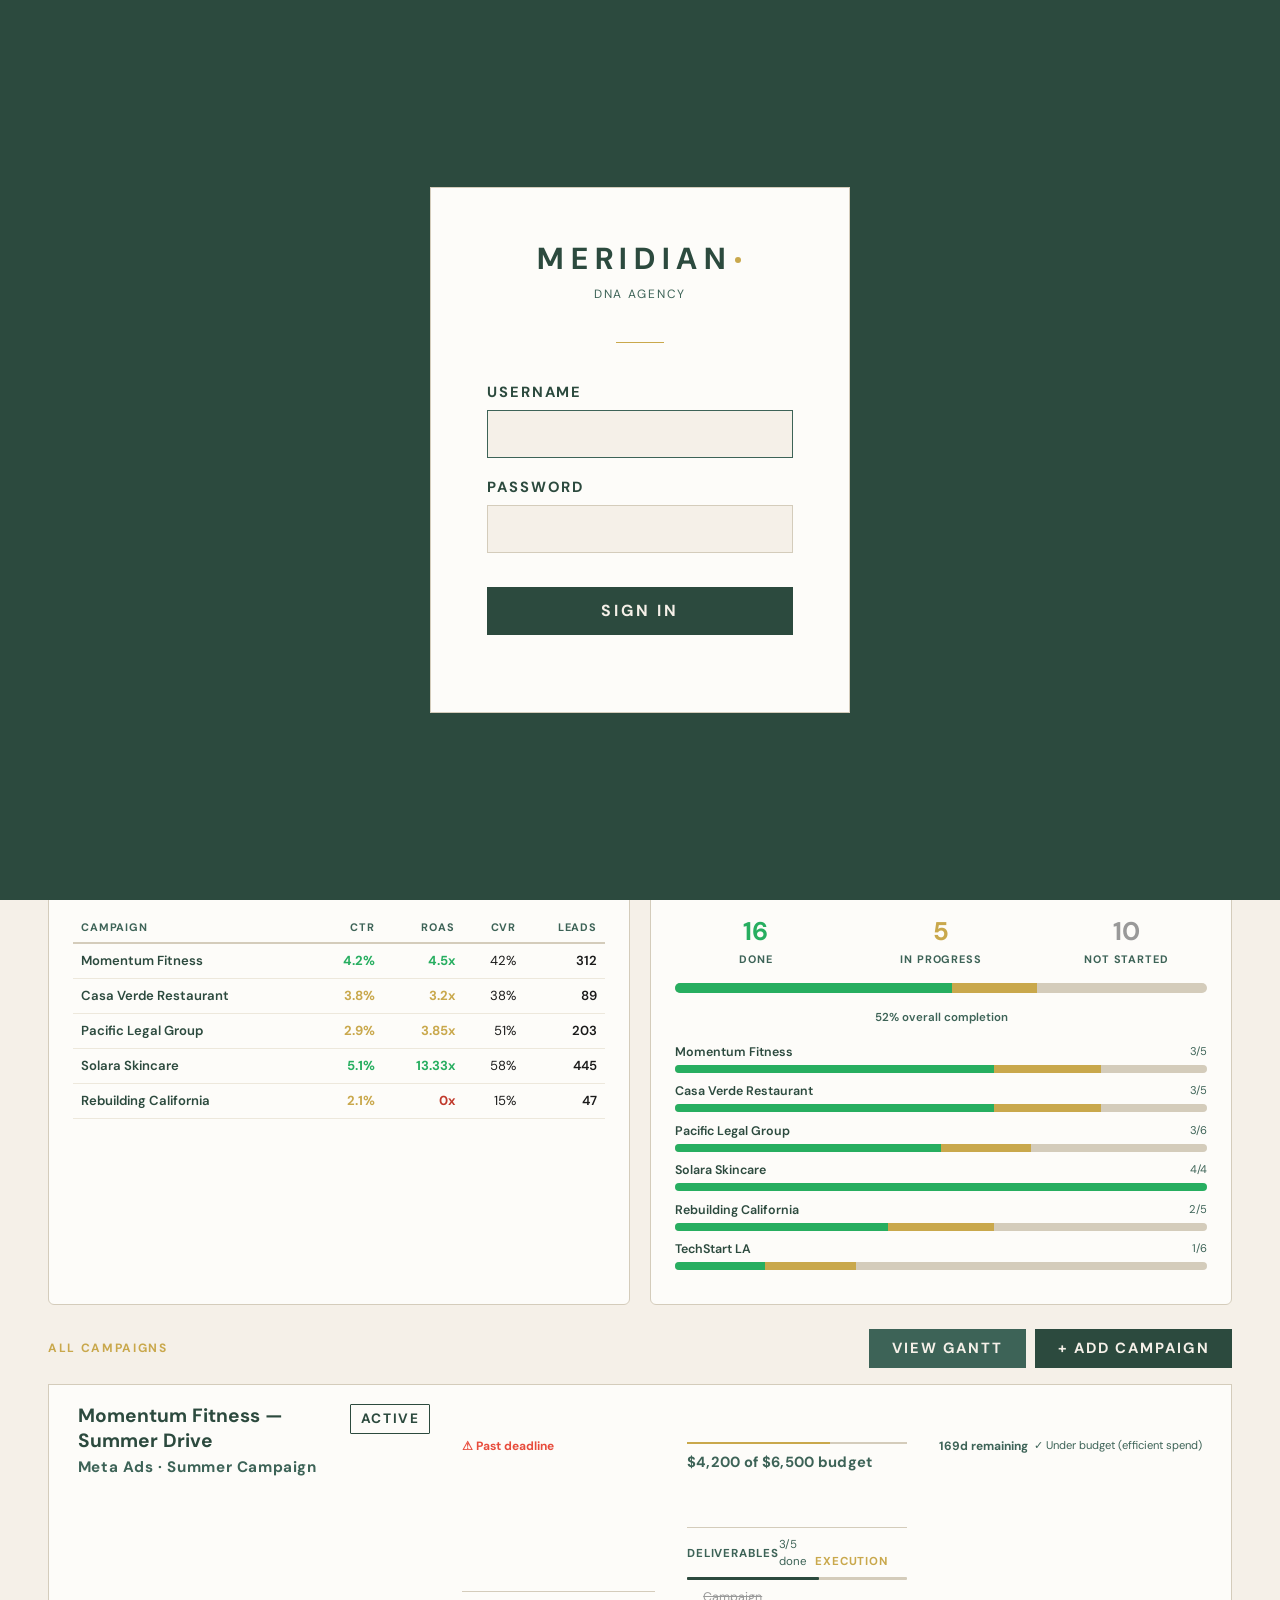
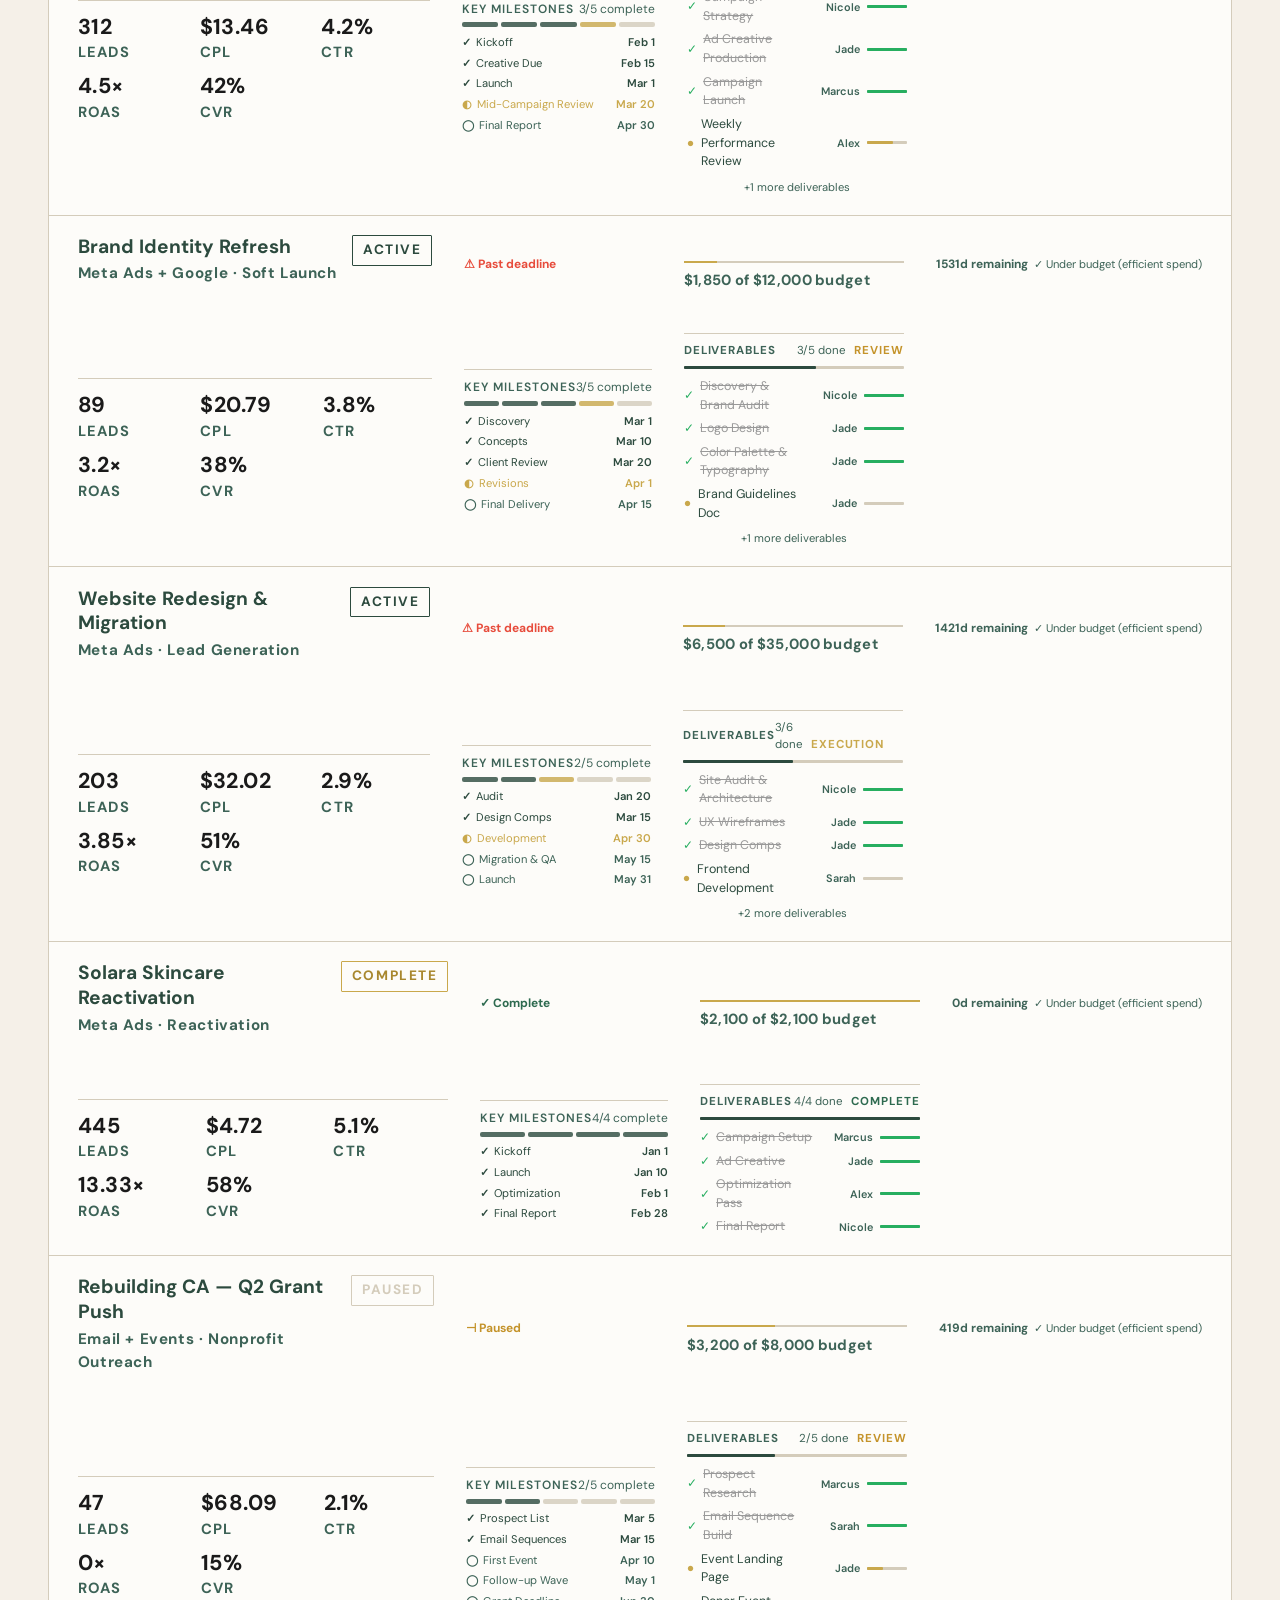
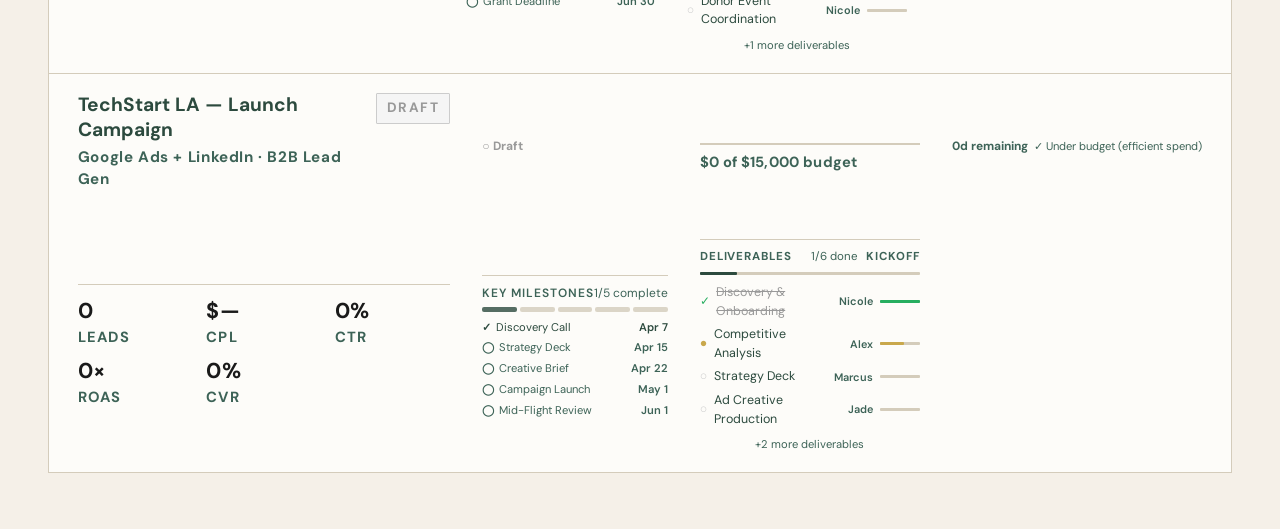
<file: index.html>
<!DOCTYPE html>
<html lang="en">
<head>
<meta charset="UTF-8">
<meta name="viewport" content="width=device-width, initial-scale=1.0">
<title>MERIDIAN — DNA Agency</title>
<link rel="preconnect" href="https://fonts.googleapis.com">
<link href="https://fonts.googleapis.com/css2?family=DM+Sans:ital,opsz,wght@0,9..40,300;0,9..40,400;0,9..40,500;0,9..40,600;0,9..40,700;1,9..40,400&family=DM+Serif+Display&display=swap" rel="stylesheet">
<link rel="stylesheet" href="styles.css?v=8">
</head>
<body>

<!-- ── LOGIN SCREEN ──────────────────────────────── -->
<div id="login-screen">
  <div class="login-box">
    <div class="login-wordmark">Meridian<span></span></div>
    <div class="login-sub">DNA Agency</div>
    <div class="login-divider"></div>
    <form id="login-form" onsubmit="handleLogin(event)" style="width:100%">
      <div class="login-field">
        <label for="login-user">Username</label>
        <input type="text" id="login-user" autocomplete="username" autocapitalize="none" spellcheck="false" required>
      </div>
      <div class="login-field">
        <label for="login-pass">Password</label>
        <input type="password" id="login-pass" autocomplete="current-password" required>
      </div>
      <button type="submit" class="login-btn">Sign In</button>
      <div class="login-error" id="login-error"></div>
    </form>
  </div>
</div>

<!-- ── HEADER ─────────────────────────────────────── -->
<header class="header">
  <div class="header-top">
    <div>
      <div class="wordmark">Meridian<span></span></div>
      <div class="orgs">DNA Agency</div>
    </div>
    <div class="header-actions">
      <button class="notif-bell" id="notif-bell-btn" onclick="toggleDigest()" title="Daily Digest">
        &#9881;
        <span class="notif-badge" id="notif-count" style="display:none">0</span>
      </button>
      <button class="logout-btn" onclick="handleLogout()">Sign Out</button>
    </div>
  </div>
  <!-- ── DAILY DIGEST PANEL ── -->
  <div class="digest-panel" id="digest-panel" style="display:none">
    <div class="digest-header">
      <span class="digest-title">Daily Digest</span>
      <span class="digest-date" id="digest-date"></span>
    </div>
    <div id="digest-content"></div>
  </div>
  <nav class="tabs">
    <button class="tab active" data-tab="campaign">Campaign</button>
    <button class="tab" data-tab="crm">CRM</button>
    <button class="tab" data-tab="finance">Finance</button>
    <button class="tab" data-tab="operations">Operations</button>
    <button class="tab" data-tab="studio">Creative Studio</button>
    <button class="tab" data-tab="proposals">Proposals</button>
    <button class="tab" data-tab="phase2" style="color:var(--gold-deep)">Phase II</button>
  </nav>
</header>

<!-- ══════════════════════════════════════════════════ -->
<!-- 01 — CAMPAIGN COMMAND CENTER                       -->
<!-- ══════════════════════════════════════════════════ -->
<div id="campaign" class="tab-content active">
<div class="section">

  <div class="section-eyebrow">01 — Campaign Command Center</div>
  <div class="section-title">Q1 2026 Overview</div>
  <div class="section-sub">DNA Agency · All Platforms</div>

  <div class="fin-dash" id="campaign-dashboard">

    <!-- ROW 1: HERO KPI CARDS -->
    <div class="fin-kpi-row">
      <div class="fin-kpi-card kpi-revenue" onclick="drillCampaignSpend()">
        <div class="fin-kpi-label">Total Spend</div>
        <div class="fin-kpi-value" style="color:var(--forest)" id="kpi-spend">--</div>
        <div class="fin-kpi-sub"><span class="fin-kpi-trend up" id="camp-spend-trend">--</span> <span>across all campaigns</span></div>
      </div>
      <div class="fin-kpi-card kpi-cash" onclick="drillCampaignLeads()">
        <div class="fin-kpi-label">Leads Generated</div>
        <div class="fin-kpi-value" style="color:var(--forest)" id="kpi-leads">--</div>
        <div class="fin-kpi-sub"><span class="fin-kpi-trend up" id="camp-leads-trend">--</span> <span>total conversions</span></div>
      </div>
      <div class="fin-kpi-card kpi-net" onclick="drillCampaignCPL()">
        <div class="fin-kpi-label">Avg CPL</div>
        <div class="fin-kpi-value" style="color:var(--forest)" id="kpi-cpl">--</div>
        <div class="fin-kpi-sub"><span class="fin-kpi-trend up" id="camp-cpl-trend">--</span> <span>cost per lead</span></div>
      </div>
      <div class="fin-kpi-card kpi-expenses">
        <div class="fin-kpi-label">Revenue</div>
        <div class="fin-kpi-value" style="color:var(--green)" id="camp-revenue">--</div>
        <div class="fin-kpi-sub"><span class="fin-kpi-trend up" id="camp-roas-trend">--</span> <span>avg ROAS</span></div>
      </div>
    </div>

    <!-- ROW 2: CAMPAIGN STATUS PIPELINE + SPEND BY CAMPAIGN -->
    <div class="fin-two-col">
      <div class="fin-panel">
        <div class="fin-panel-header">
          <div class="fin-panel-title">Campaign Status</div>
          <div style="font-size:0.72rem;color:#999" id="camp-total-count">-- campaigns</div>
        </div>
        <div id="camp-status-pipeline"></div>
      </div>
      <div class="fin-panel">
        <div class="fin-panel-header">
          <div class="fin-panel-title">Spend by Campaign</div>
          <button class="fin-panel-action" onclick="drillCampaignSpend()">View All</button>
        </div>
        <div id="camp-spend-bars"></div>
      </div>
    </div>

    <!-- ROW 3: PERFORMANCE TABLE + DELIVERABLES OVERVIEW -->
    <div class="fin-two-col">
      <div class="fin-panel">
        <div class="fin-panel-header">
          <div class="fin-panel-title">Performance by Campaign</div>
        </div>
        <div id="camp-perf-table"></div>
      </div>
      <div class="fin-panel">
        <div class="fin-panel-header">
          <div class="fin-panel-title">Deliverables Overview</div>
          <div style="font-size:0.72rem;color:#999" id="camp-deliv-summary">--</div>
        </div>
        <div id="camp-deliverables-overview"></div>
      </div>
    </div>

  </div>

  <div style="display:flex;justify-content:space-between;align-items:center;margin-top:1.5rem;margin-bottom:1rem">
    <div style="font-size:0.75rem;font-weight:700;letter-spacing:0.14em;text-transform:uppercase;color:var(--gold)">All Campaigns</div>
    <div style="display:flex;gap:0.6rem;align-items:center">
      <button class="btn-add-campaign" onclick="switchToGantt()" style="background:var(--forest-mid);color:var(--ivory)">View Gantt</button>
      <button class="btn-add-campaign" onclick="openAddModal()">+ Add Campaign</button>
    </div>
  </div>

  <div class="card-grid" id="campaign-board"></div>

</div>
</div>

<!-- ══════════════════════════════════════════════════ -->
<!-- 02 — CRM & PIPELINE                               -->
<!-- ══════════════════════════════════════════════════ -->
<div id="crm" class="tab-content">
<div class="section">

  <div class="section-eyebrow">02 — CRM & Pipeline</div>
  <div class="section-title">Contact Intelligence</div>
  <div class="section-sub">DNA Agency · All Contacts</div>

  <div class="kpi-bar" style="margin-bottom:1.5rem">
    <div class="kpi kpi-drill" onclick="drillCRMTotal()"><div class="kpi-value" id="crm-kpi-total">—</div><div class="kpi-label">Total Contacts</div></div>
    <div class="kpi kpi-drill" onclick="drillCRMActive()"><div class="kpi-value" id="crm-kpi-active">—</div><div class="kpi-label">Active Deals</div></div>
    <div class="kpi kpi-drill" onclick="drillCRMPipelineValue()"><div class="kpi-value" id="crm-kpi-value">—</div><div class="kpi-label">Pipeline Value</div></div>
    <div class="kpi kpi-drill" onclick="drillCRMRanking()"><div class="kpi-value" id="crm-kpi-rank">—</div><div class="kpi-label">Avg Ranking</div></div>
  </div>

  <!-- MODE TOGGLE: Contacts vs Deals -->
  <div class="crm-mode-toggle">
    <button class="crm-mode-btn active" id="crm-mode-contacts" onclick="setCRMMode('contacts')">Contacts</button>
    <button class="crm-mode-btn" id="crm-mode-deals" onclick="setCRMMode('deals')">Deals Pipeline</button>
  </div>

  <!-- CONTACTS VIEW -->
  <div id="crm-contacts-view">
    <div class="crm-toolbar">
      <input type="text" class="crm-search" id="crm-search" placeholder="Search name, company, email, tags…" oninput="renderCRM()">
      <select class="crm-filter" id="crm-stage-filter" onchange="renderCRM()">
        <option value="">All Stages</option>
        <option value="new">New</option>
        <option value="warm">Warm</option>
        <option value="active">Active</option>
        <option value="closed">Closed</option>
      </select>
      <select class="crm-filter" id="crm-source-filter" onchange="renderCRM()">
        <option value="">All Sources</option>
        <option value="client">Clients</option>
        <option value="prospect">Prospects</option>
        <option value="apollo-cte">Apollo / CTE</option>
        <option value="event">Event Crew</option>
      </select>
      <select class="crm-filter" id="crm-rank-filter" onchange="renderCRM()">
        <option value="">Any Rank</option>
        <option value="5">★★★★★ only</option>
        <option value="4">★★★★+</option>
        <option value="3">★★★+</option>
      </select>
      <div class="crm-view-toggle">
        <button class="crm-view-btn active" id="btn-view-kanban" onclick="setCRMView('kanban')">Kanban</button>
        <button class="crm-view-btn" id="btn-view-list" onclick="setCRMView('list')">List</button>
      </div>
      <button class="btn-add-contact" onclick="openAddContact()">+ Add Contact</button>
      <button class="btn-add-contact" onclick="openImportContacts()" style="background:var(--gold);color:var(--white)">Import Contacts</button>
    </div>
    <div id="crm-kanban"></div>
    <div id="crm-list" style="display:none"></div>
  </div>

  <!-- DEALS PIPELINE VIEW -->
  <div id="crm-deals-view" style="display:none">
    <div id="deals-pipeline-container"></div>
  </div>

</div>
</div>

<!-- ══════════════════════════════════════════════════ -->
<!-- 03 — NONPROFIT FINANCE                             -->
<!-- ══════════════════════════════════════════════════ -->
<div id="finance" class="tab-content">
<div class="section">

  <div class="section-eyebrow">03 — Finance</div>
  <div class="section-title" id="fin-section-title">DNA Agency</div>
  <div class="section-sub" id="fin-section-sub">Business financials — revenue, invoices &amp; integrations</div>

  <!-- Subscription details moved to Phase II tab -->

  <!-- ── ENTITY TOGGLE ── -->
  <div style="display:flex;gap:0;margin-bottom:1.5rem;border:1px solid var(--parchment);border-radius:3px;overflow:hidden;width:fit-content">
    <button id="fin-toggle-dna" onclick="switchFinanceView('dna')"
      style="padding:0.6rem 1.6rem;font-size:0.9rem;font-weight:700;letter-spacing:0.1em;text-transform:uppercase;border:none;cursor:pointer;background:var(--forest);color:var(--ivory);transition:all 200ms">
      DNA Agency
    </button>
    <button id="fin-toggle-campaigns" onclick="switchFinanceView('campaigns')"
      style="padding:0.6rem 1.6rem;font-size:0.9rem;font-weight:700;letter-spacing:0.1em;text-transform:uppercase;border:none;cursor:pointer;background:var(--white);color:var(--forest-mid);transition:all 200ms">
      Campaigns
    </button>
  </div>

  <!-- ── CONTRACTOR LABOR — always visible ── -->
  <div style="margin-bottom:1.5rem;border:1px solid var(--parchment)">
    <div style="background:var(--cream);padding:0.75rem 1rem;border-bottom:1px solid var(--parchment);display:flex;align-items:center;gap:1rem">
      <div style="font-size:0.75rem;font-weight:700;letter-spacing:0.16em;text-transform:uppercase;color:var(--gold)">Labor Costs</div>
      <div style="font-size:0.95rem;font-weight:700;color:var(--forest)">Contractor Labor Cost by Campaign</div>
    </div>
    <div style="padding:1.25rem;background:var(--white)">
      <div id="campaign-labor-cost-table"><div style="color:var(--forest-mid);font-style:italic;font-size:0.88rem">Loading…</div></div>
    </div>
  </div>



  <!-- ══════════════════════════════════════════════ -->
  <!-- VIEW A: DNA AGENCY — UNIFIED FINANCIAL DASHBOARD -->
  <!-- ══════════════════════════════════════════════ -->
  <div id="fin-view-dna">

    <!-- QB DEMO MODE BANNER -->
    <div id="qb-demo-banner" style="display:flex;align-items:flex-start;gap:1rem;padding:0.9rem 1.2rem;margin-bottom:1.5rem;background:#FFFBF0;border:1px solid #E8D87A;border-left:4px solid var(--gold)">
      <div style="font-size:1.1rem;flex-shrink:0;margin-top:0.1rem">📊</div>
      <div style="flex:1">
        <div style="font-size:0.82rem;font-weight:700;letter-spacing:0.1em;text-transform:uppercase;color:var(--gold-deep);margin-bottom:0.25rem">QuickBooks — Demo Mode</div>
        <div style="font-size:0.88rem;color:var(--charcoal);line-height:1.6;margin-bottom:0.5rem">You're viewing <strong>sample financial data</strong>, not your live QuickBooks account. Invoices, expenses, P&amp;L, and cash position shown here are illustrative only. When you connect your real QB account, this dashboard will reflect your actual numbers — invoices matched to campaigns, real expense categories, and live cash position.</div>
        <div style="display:flex;flex-wrap:wrap;gap:0.4rem;margin-bottom:0.6rem">
          <span style="font-size:0.78rem;background:var(--cream);border:1px solid var(--parchment);padding:0.2rem 0.6rem;color:var(--forest)">✓ Live invoices &amp; payments</span>
          <span style="font-size:0.78rem;background:var(--cream);border:1px solid var(--parchment);padding:0.2rem 0.6rem;color:var(--forest)">✓ Real expense categories</span>
          <span style="font-size:0.78rem;background:var(--cream);border:1px solid var(--parchment);padding:0.2rem 0.6rem;color:var(--forest)">✓ Actual cash on hand</span>
          <span style="font-size:0.78rem;background:var(--cream);border:1px solid var(--parchment);padding:0.2rem 0.6rem;color:var(--forest)">✓ Customer &amp; vendor list</span>
        </div>
        <button onclick="openQBModal()" style="font-family:'DM Sans',sans-serif;font-size:0.78rem;font-weight:700;letter-spacing:0.1em;text-transform:uppercase;background:var(--forest);color:var(--ivory);border:none;padding:0.45rem 1.1rem;cursor:pointer;border-radius:2px">Connect QuickBooks Online →</button>
      </div>
      <button onclick="document.getElementById('qb-demo-banner').style.display='none'" style="background:none;border:none;font-size:1rem;color:#aaa;cursor:pointer;flex-shrink:0;padding:0;line-height:1" title="Dismiss">✕</button>
    </div>

    <div class="fin-dash">

      <!-- ROW 1: HERO KPI CARDS -->
      <div class="fin-kpi-row">
        <div class="fin-kpi-card kpi-revenue" onclick="drillPLRevenue()">
          <div class="fin-kpi-label">YTD Revenue</div>
          <div class="fin-kpi-value" style="color:var(--green)" id="dash-revenue">$0</div>
          <div class="fin-kpi-sub"><span class="fin-kpi-trend up" id="dash-revenue-trend">--</span> <span id="dash-revenue-sub">from paid invoices</span></div>
        </div>
        <div class="fin-kpi-card kpi-expenses" onclick="drillPLExpenses()">
          <div class="fin-kpi-label">YTD Expenses</div>
          <div class="fin-kpi-value" style="color:var(--ember)" id="dash-expenses">$0</div>
          <div class="fin-kpi-sub"><span class="fin-kpi-trend down" id="dash-expenses-trend">--</span> <span>6 categories</span></div>
        </div>
        <div class="fin-kpi-card kpi-net" onclick="drillPLNet()">
          <div class="fin-kpi-label">Net Income</div>
          <div class="fin-kpi-value" style="color:var(--forest)" id="dash-net">$0</div>
          <div class="fin-kpi-sub"><span id="dash-margin-badge" class="fin-kpi-trend up">--</span> <span>gross margin</span></div>
        </div>
        <div class="fin-kpi-card kpi-cash" onclick="drillCashOnHand()">
          <div class="fin-kpi-label">Cash on Hand</div>
          <div class="fin-kpi-value" style="color:var(--forest)" id="dash-cash">$0</div>
          <div class="fin-kpi-sub"><span id="dash-accounts-count">0</span> accounts connected</div>
        </div>
      </div>

      <!-- ROW 2: REVENUE BY CLIENT + EXPENSE DONUT -->
      <div class="fin-two-col">
        <div class="fin-panel">
          <div class="fin-panel-header">
            <div class="fin-panel-title">Revenue by Client</div>
            <button class="fin-panel-action" onclick="drillPLRevenue()">View All</button>
          </div>
          <div id="dash-revenue-bars"></div>
        </div>
        <div class="fin-panel">
          <div class="fin-panel-header">
            <div class="fin-panel-title">Expense Breakdown</div>
            <button class="fin-panel-action" onclick="drillPLExpenses()">View All</button>
          </div>
          <div id="dash-expense-donut"></div>
        </div>
      </div>

      <!-- ROW 3: CASH FLOW + INVOICE PIPELINE -->
      <div class="fin-two-col">
        <div class="fin-panel">
          <div class="fin-panel-header">
            <div class="fin-panel-title">Monthly Cash Flow</div>
            <div style="font-size:0.72rem;color:#999">Income vs Expenses</div>
          </div>
          <div id="dash-cashflow-chart"></div>
          <div id="dash-cashflow-legend" style="display:flex;gap:1.5rem;margin-top:0.8rem;justify-content:center">
            <div style="display:flex;align-items:center;gap:0.3rem"><div style="width:10px;height:10px;border-radius:2px;background:var(--green)"></div><span style="font-size:0.72rem;color:var(--forest-mid);font-weight:600">Income</span></div>
            <div style="display:flex;align-items:center;gap:0.3rem"><div style="width:10px;height:10px;border-radius:2px;background:var(--ember)"></div><span style="font-size:0.72rem;color:var(--forest-mid);font-weight:600">Expenses</span></div>
          </div>
        </div>
        <div class="fin-panel">
          <div class="fin-panel-header">
            <div class="fin-panel-title">Invoice Pipeline</div>
            <div style="font-size:0.72rem;color:#999" id="dash-invoice-total">0 invoices</div>
          </div>
          <div id="dash-invoice-pipeline"></div>
        </div>
      </div>

      <!-- ROW 4: BANK ACCOUNTS -->
      <div class="fin-panel">
        <div class="fin-panel-header">
          <div class="fin-panel-title">Bank Accounts & Cards</div>
          <button class="fin-panel-action" onclick="openBankModal()">Manage</button>
        </div>
        <div class="fin-bank-grid" id="dash-bank-cards"></div>
      </div>

      <!-- ROW 5: RECENT TRANSACTIONS -->
      <div class="fin-panel">
        <div class="fin-panel-header">
          <div class="fin-panel-title">Recent Transactions</div>
          <div style="font-size:0.72rem;color:#999" id="dash-txn-count">--</div>
        </div>
        <div id="dash-transactions" style="max-height:400px;overflow-y:auto"></div>
      </div>

      <!-- ROW 6: BALANCE SHEET (COLLAPSIBLE — DETAIL DRILLDOWN) -->
      <div class="collapsible-section">
        <div class="collapsible-header" onclick="toggleCollapse(this)" style="background:var(--cream);border:1px solid var(--parchment);padding:1rem;border-radius:6px;cursor:pointer;display:flex;justify-content:space-between;align-items:center">
          <div>
            <div style="font-size:0.75rem;font-weight:700;letter-spacing:0.16em;text-transform:uppercase;color:var(--gold);margin-bottom:0.3rem">Balance Sheet & GL Detail</div>
            <div style="display:flex;align-items:center;gap:1rem;transform:none !important">
              <div style="font-size:1rem;font-weight:700;color:var(--forest);transform:none !important">QB Chart of Accounts</div>
              <div style="font-size:0.85rem;color:var(--forest-mid);font-weight:600;transform:none !important" id="kpi-bs-summary">--</div>
            </div>
          </div>
          <div style="font-size:1.2rem;color:var(--forest-mid)">&#9662;</div>
        </div>
        <div class="collapsible-content" style="display:none;background:var(--white);border:1px solid var(--parchment);border-top:none;padding:1.5rem;border-radius:0 0 6px 6px">
          <div id="fin-balance-sheet-detail"></div>
        </div>
      </div>

      <!-- ROW 7: DATA SOURCES -->
      <div class="fin-sources-row">
        <div class="fin-source-card" onclick="openQBModal()" style="border-left:3px solid var(--gold)">
          <div style="font-size:0.7rem;font-weight:700;letter-spacing:0.08em;text-transform:uppercase;color:var(--forest-mid);margin-bottom:0.3rem">QuickBooks Online</div>
          <div id="fin-qb-status" style="font-size:0.88rem;font-weight:700;color:var(--gold-deep)">Demo Mode — Sample Data</div>
          <div style="font-size:0.72rem;color:var(--forest-mid);margin-top:0.25rem">Click to connect live account</div>
        </div>
        <div class="fin-source-card" onclick="openBankModal()">
          <div style="font-size:0.7rem;font-weight:700;letter-spacing:0.08em;text-transform:uppercase;color:var(--forest-mid);margin-bottom:0.3rem">Bank & Cards</div>
          <div id="fin-bank-status" style="font-size:0.88rem;font-weight:700;color:#999">Not Connected</div>
        </div>
        <div class="fin-source-card" onclick="openReceiptModal()">
          <div style="font-size:0.7rem;font-weight:700;letter-spacing:0.08em;text-transform:uppercase;color:var(--forest-mid);margin-bottom:0.3rem">Receipt Capture</div>
          <div id="fin-receipt-status" style="font-size:0.88rem;font-weight:700;color:#999">0 captured</div>
        </div>
      </div>

    </div>
  </div><!-- /fin-view-dna -->

  <!-- ══════════════════════════════════════════════ -->
  <!-- VIEW B: CAMPAIGNS                              -->
  <!-- ══════════════════════════════════════════════ -->
  <div id="fin-view-campaigns" style="display:none">

    <!-- Campaign selector -->
    <div style="margin-bottom:1.5rem;display:flex;align-items:center;gap:1rem;flex-wrap:wrap">
      <select class="crm-filter" id="campaign-selector" onchange="switchCampaign()" style="font-size:0.95rem;font-weight:700;padding:0.5rem 0.8rem;min-width:220px">
        <option value="ALL">All Campaigns</option>
        <option value="rebuilding-california">Rebuilding California</option>
        <option value="prop-development">Prop Development Initiative</option>
        <option value="casa-verde">Casa Verde Restaurant</option>
        <option value="pacific-legal">Pacific Legal Group</option>
      </select>
      <div id="fin-campaign-sub" style="font-size:0.95rem;color:var(--forest-mid);font-weight:600;font-style:italic">All Campaigns · Q1 2026</div>
    </div>

    <!-- Campaign P&L Summary cards -->
    <div id="campaign-pl-summary" style="margin-bottom:2rem"></div>

    <!-- Nonprofit tools — only visible when a nonprofit campaign is selected -->
    <div id="fin-nonprofit-section" style="display:none">
      <div style="display:flex;align-items:center;gap:0.6rem;margin-bottom:1rem;padding:0.6rem 1rem;background:var(--cream);border:1px solid var(--parchment);border-radius:3px">
        <span style="font-size:0.88rem;font-weight:700;letter-spacing:0.1em;text-transform:uppercase;color:var(--forest-mid)">Nonprofit Campaign</span>
        <span id="fin-nonprofit-label" style="font-size:0.92rem;font-weight:700;color:var(--forest)"></span>
      </div>

      <!-- Donor/Gift KPIs -->
      <div class="kpi-bar" style="margin-bottom:1.5rem">
        <div class="kpi kpi-drill" onclick="drillFinanceGifts()"><div class="kpi-value" id="fin-kpi-gifts">—</div><div class="kpi-label">YTD Gifts</div><div class="kpi-delta" id="fin-kpi-gifts-delta">↑ 31% vs prior year</div></div>
        <div class="kpi kpi-drill" onclick="drillFinanceAsk()"><div class="kpi-value" id="fin-kpi-ask">—</div><div class="kpi-label">In Ask Stage</div></div>
        <div class="kpi kpi-drill" onclick="drillFinanceGrants()"><div class="kpi-value" id="fin-kpi-grants">—</div><div class="kpi-label">Grants Pipeline</div></div>
        <div class="kpi kpi-drill" onclick="drillFinanceDonors()"><div class="kpi-value" id="fin-kpi-donors">—</div><div class="kpi-label">Total Donors</div></div>
      </div>

      <div class="crm-toolbar" style="margin-bottom:1rem">
        <input type="text" class="crm-search" id="donor-search" placeholder="Search donors, organizations…" oninput="renderFinance()">
        <select class="crm-filter" id="donor-stage-filter" onchange="renderFinance()">
          <option value="">All Stages</option>
          <option value="education">Education</option>
          <option value="engagement">Engagement</option>
          <option value="ask">Ask</option>
          <option value="thank">Thank</option>
        </select>
        <select class="crm-filter" id="donor-type-filter" onchange="renderFinance()">
          <option value="">All Types</option>
          <option value="individual">Individual</option>
          <option value="corporate">Corporate</option>
          <option value="foundation">Foundation</option>
          <option value="public">Public</option>
        </select>
        <button class="btn-add-contact" onclick="openAddDonor()">+ Add Donor</button>
      </div>

      <div id="donor-pipeline-board"></div>

      <div class="grants-section" style="margin-top:1.5rem">
        <div class="grants-toolbar">
          <div class="grants-label">Grant Tracker</div>
          <button class="btn-add-grant" onclick="openAddGrant()">+ Add Grant</button>
        </div>
        <div id="grant-tracker-board"></div>
      </div>
    </div>

  </div><!-- /fin-view-campaigns -->

</div>
</div>

<!-- ══════════════════════════════════════════════════ -->
<!-- 03.5 — OPERATIONS CENTER                          -->
<!-- ══════════════════════════════════════════════════ -->
<div id="operations" class="tab-content">
<div class="section">

  <div class="section-eyebrow">03.5 — Operations</div>
  <div class="section-title">Campaigns · Labor · Timeline</div>
  <div class="section-sub">Campaign management + labor tracking</div>

  <!-- ── TEAM ROSTER ── -->
  <div style="margin-bottom:2.5rem" id="team-roster-section">
    <div style="display:flex;justify-content:space-between;align-items:center;margin-bottom:1rem">
      <div>
        <div style="font-size:0.75rem;font-weight:700;letter-spacing:0.16em;text-transform:uppercase;color:var(--gold);margin-bottom:0.2rem">People &amp; Campaigns</div>
        <div style="font-size:0.85rem;font-weight:700;letter-spacing:0.12em;text-transform:uppercase;color:var(--forest)">Team Roster</div>
      </div>
      <div style="display:flex;border:1px solid var(--parchment);border-radius:3px;overflow:hidden">
        <button id="roster-active-btn" class="proj-view-btn active" onclick="toggleRosterView('active')">Active</button>
        <button id="roster-all-btn" class="proj-view-btn" onclick="toggleRosterView('all')">All</button>
      </div>
    </div>
    <div id="roster-grid"></div>
  </div>

  <!-- ── LABOR TRACKING ── -->
  <div style="margin-bottom:2.5rem">
    <div style="display:flex;justify-content:space-between;align-items:center;margin-bottom:1rem">
      <div style="font-size:0.85rem;font-weight:700;letter-spacing:0.12em;text-transform:uppercase;color:var(--forest)">Labor Tracking</div>
      <button class="btn-add-contact" onclick="openAddLaborModal()">+ Log Hours</button>
    </div>
    <div style="display:grid;grid-template-columns:1fr 1fr 1fr;gap:1rem;margin-bottom:1rem">
      <div style="background:var(--white);border:1px solid var(--parchment);padding:1rem;border-radius:3px;cursor:pointer" onclick="cycleLaborView()">
        <div style="font-size:0.92rem;color:var(--forest-mid);font-weight:700;text-transform:uppercase;margin-bottom:0.3rem" id="labor-period-label">This Month</div>
        <div style="font-size:1.6rem;font-weight:700;color:var(--forest)" id="labor-month-hours">0</div>
        <div style="font-size:0.9rem;color:var(--gold)">hours logged</div>
        <div style="font-size:0.92rem;color:var(--forest-mid);margin-top:0.4rem;border-top:1px solid var(--parchment);padding-top:0.4rem">Click to cycle: Total · Month · Week · Day</div>
      </div>
      <div style="background:var(--white);border:1px solid var(--parchment);padding:1rem;border-radius:3px">
        <div style="font-size:0.92rem;color:var(--forest-mid);font-weight:700;text-transform:uppercase;margin-bottom:0.3rem">By Campaign</div>
        <select class="crm-filter" id="labor-campaign-filter" onchange="renderOperations()" style="width:100%;margin-bottom:0.5rem">
          <option value="">All Campaigns</option>
        </select>
      </div>
      <div style="background:var(--white);border:1px solid var(--parchment);padding:1rem;border-radius:3px">
        <div style="font-size:0.92rem;color:var(--forest-mid);font-weight:700;text-transform:uppercase;margin-bottom:0.3rem">By Activity</div>
        <select class="crm-filter" id="labor-activity-filter" onchange="renderOperations()" style="width:100%;margin-bottom:0.5rem">
          <option value="">All Activities</option>
          <option value="Strategy">Strategy</option>
          <option value="Design">Design</option>
          <option value="Development">Development</option>
          <option value="Client Meeting">Client Meeting</option>
          <option value="Content Creation">Content Creation</option>
          <option value="Analytics">Analytics</option>
          <option value="Admin">Admin</option>
        </select>
      </div>
    </div>
    <div id="labor-table"></div>
  </div>

  <!-- ── CAMPAIGN ACTIVITIES ── -->
  <div style="margin-bottom:2.5rem">
    <div style="display:flex;justify-content:space-between;align-items:center;margin-bottom:1rem">
      <div style="font-size:0.85rem;font-weight:700;letter-spacing:0.12em;text-transform:uppercase;color:var(--forest)">Campaign Activities</div>
      <div style="display:flex;gap:0.5rem;align-items:center">
        <select class="crm-filter" id="ops-campaign-filter" onchange="renderOperations()" style="min-width:180px">
          <option value="">All Campaigns</option>
        </select>
        <div style="display:flex;border:1px solid var(--parchment);border-radius:3px;overflow:hidden">
          <button id="ops-view-list-btn" class="proj-view-btn active" onclick="switchOpsView('list')">List</button>
          <button id="ops-view-kanban-btn" class="proj-view-btn" onclick="switchOpsView('kanban')">Board</button>
          <button id="ops-view-gantt-btn" class="proj-view-btn" onclick="switchOpsView('gantt')">Gantt</button>
        </div>
      </div>
    </div>
    <div id="ops-activities-panel"></div>
  </div>

  <!-- ── TEAM AVAILABILITY & RESOURCE ALLOCATION ── -->
  <div style="margin-bottom:2.5rem">
    <div style="display:flex;justify-content:space-between;align-items:center;margin-bottom:1rem">
      <div style="font-size:0.85rem;font-weight:700;letter-spacing:0.12em;text-transform:uppercase;color:var(--forest)">Team Availability & Allocations</div>
      <button class="btn-add-contact" onclick="toggleAvailabilityDetail()" style="font-size:0.82rem">Show Details</button>
    </div>
    <div id="team-availability-panel"></div>
  </div>

  <!-- ── NOTIFICATIONS & TEAM MESSAGING ── -->
  <div style="margin-bottom:2.5rem" id="notifications-section">
    <div style="display:flex;justify-content:space-between;align-items:center;margin-bottom:1rem">
      <div>
        <div style="font-size:0.75rem;font-weight:700;letter-spacing:0.16em;text-transform:uppercase;color:var(--gold);margin-bottom:0.2rem">Communications</div>
        <div style="font-size:0.85rem;font-weight:700;letter-spacing:0.12em;text-transform:uppercase;color:var(--forest)">Notifications & Team Messaging</div>
      </div>
      <div style="display:flex;gap:0.5rem">
        <button class="btn-add-contact" onclick="openNotifyModal()" style="font-size:0.82rem">Notify Team</button>
        <button class="btn-add-contact" onclick="openWebhookConfig()" style="font-size:0.82rem;background:transparent;color:var(--forest-mid);border:1px solid var(--parchment)">Configure</button>
      </div>
    </div>

    <!-- Webhook status bar -->
    <div class="fin-qb-strip" style="margin-bottom:1rem">
      <div style="display:flex;gap:1.5rem;align-items:center">
        <div>
          <div style="font-size:0.68rem;font-weight:700;letter-spacing:0.08em;text-transform:uppercase;color:var(--forest-mid)">Slack</div>
          <div id="notif-slack-status" style="font-size:0.82rem;font-weight:700;color:#999">Not Connected</div>
        </div>
        <div>
          <div style="font-size:0.68rem;font-weight:700;letter-spacing:0.08em;text-transform:uppercase;color:var(--forest-mid)">Google Chat</div>
          <div id="notif-gchat-status" style="font-size:0.82rem;font-weight:700;color:#999">Not Connected</div>
        </div>
        <div>
          <div style="font-size:0.68rem;font-weight:700;letter-spacing:0.08em;text-transform:uppercase;color:var(--forest-mid)">Auto-Notify</div>
          <div id="notif-auto-status" style="font-size:0.82rem;font-weight:700;color:var(--green)">On</div>
        </div>
      </div>
      <div style="font-size:0.72rem;color:var(--forest-mid)" id="notif-last-sent">No messages sent</div>
    </div>

    <!-- Notification feed -->
    <div class="fin-panel" style="max-height:400px;overflow-y:auto">
      <div class="fin-panel-header">
        <div class="fin-panel-title">Activity Feed</div>
        <div style="font-size:0.72rem;color:#999" id="notif-feed-count">--</div>
      </div>
      <div id="notif-feed"></div>
    </div>
  </div>

  <!-- ── PAYROLL SUMMARY ── -->
  <div style="margin-bottom:2.5rem" id="payroll-section">
    <div style="display:flex;justify-content:space-between;align-items:center;margin-bottom:1rem">
      <div style="font-size:0.85rem;font-weight:700;letter-spacing:0.12em;text-transform:uppercase;color:var(--forest)">Payroll Summary</div>
      <div style="display:flex;gap:0.5rem;align-items:center">
        <select class="crm-filter" id="payroll-period" onchange="renderPayroll()">
          <option value="current">Current Period (Apr 1–15)</option>
          <option value="previous">Previous Period (Mar 16–31)</option>
          <option value="march-1">Mar 1–15</option>
        </select>
        <button class="btn-add-contact" onclick="exportPayroll()">Export CSV</button>
      </div>
    </div>
    <div id="payroll-table"></div>
  </div>

  <!-- BILLABLE INVOICE SECTION -->
  <div style="margin-top:2.5rem;margin-bottom:2.5rem">
    <div style="display:flex;justify-content:space-between;align-items:center;margin-bottom:1rem">
      <div>
        <div style="font-size:0.75rem;font-weight:700;letter-spacing:0.16em;text-transform:uppercase;color:var(--gold);margin-bottom:0.2rem">Billing</div>
        <div style="font-size:0.85rem;font-weight:700;letter-spacing:0.12em;text-transform:uppercase;color:var(--forest)">Billable Hours → Client Invoices</div>
      </div>
      <div style="display:flex;gap:0.5rem">
        <select class="crm-filter" id="billing-period" onchange="renderBillableInvoicing()">
          <option value="current">Apr 1–15, 2026</option>
          <option value="previous">Mar 16–31, 2026</option>
          <option value="prev2">Mar 1–15, 2026</option>
          <option value="all">All Time</option>
        </select>
        <button onclick="renderBillableInvoicing()" style="padding:0.4rem 0.9rem;font-size:0.8rem;font-weight:700;letter-spacing:0.08em;text-transform:uppercase;background:transparent;color:var(--forest);border:1px solid var(--parchment);border-radius:2px;cursor:pointer">Refresh</button>
      </div>
    </div>
    <div id="billable-invoice-table"></div>
  </div>

</div>
</div>

<!-- ══════════════════════════════════════════════════ -->
<!-- 04 — CREATIVE SUITE (ADD-ON GATE)                 -->
<!-- ══════════════════════════════════════════════════ -->
<div id="studio" class="tab-content">
<div class="section">

  <div class="section-eyebrow">04 — Creative Suite</div>
  <div class="section-title">Creative Add-Ons</div>
  <div class="section-sub">Available as activated add-ons · Contact Von to enable</div>

  <!-- Plan badge -->
  <div style="display:inline-flex;align-items:center;gap:0.6rem;background:#2d6a4f;color:var(--ivory);padding:0.45rem 1rem;border-radius:3px;margin-bottom:1.8rem">
    <span style="font-size:0.72rem;font-weight:700;letter-spacing:0.14em;text-transform:uppercase;color:#a8d5b5">Current Plan</span>
    <span style="font-size:0.92rem;font-weight:700">DNA Agency Essential Plan — $500/mo</span>
  </div>

  <!-- Add-on cards grid (2×2) -->
  <div style="display:grid;grid-template-columns:repeat(auto-fit,minmax(280px,1fr));gap:1.2rem;margin-bottom:2rem">

    <!-- Card 1: AI Deck Builder -->
    <div style="background:var(--cream);border:1px solid var(--parchment);padding:1.5rem;border-radius:3px">
      <div style="display:flex;justify-content:space-between;align-items:flex-start;margin-bottom:0.8rem">
        <div style="font-size:0.85rem;font-weight:700;letter-spacing:0.12em;text-transform:uppercase;color:var(--forest)">AI Deck Builder</div>
        <span style="font-size:0.68rem;font-weight:700;letter-spacing:0.12em;text-transform:uppercase;background:var(--forest);color:var(--ivory);padding:0.2rem 0.55rem;border-radius:2px">Add-On</span>
      </div>
      <div style="font-size:0.92rem;color:var(--forest-mid);line-height:1.6;margin-bottom:1rem">Generate presentation decks from your campaign briefs. Powered by MERIDIAN AI.</div>
      <div style="font-size:0.78rem;font-weight:700;letter-spacing:0.1em;text-transform:uppercase;color:var(--parchment)">Not Active</div>
    </div>

    <!-- Card 2: AI Content Engine -->
    <div style="background:var(--cream);border:1px solid var(--parchment);padding:1.5rem;border-radius:3px">
      <div style="display:flex;justify-content:space-between;align-items:flex-start;margin-bottom:0.8rem">
        <div style="font-size:0.85rem;font-weight:700;letter-spacing:0.12em;text-transform:uppercase;color:var(--forest)">AI Content Engine</div>
        <span style="font-size:0.68rem;font-weight:700;letter-spacing:0.12em;text-transform:uppercase;background:var(--forest);color:var(--ivory);padding:0.2rem 0.55rem;border-radius:2px">Add-On</span>
      </div>
      <div style="font-size:0.92rem;color:var(--forest-mid);line-height:1.6;margin-bottom:1rem">Social posts, email copy, ad headlines — generated from your campaign data.</div>
      <div style="font-size:0.78rem;font-weight:700;letter-spacing:0.1em;text-transform:uppercase;color:var(--parchment)">Not Active</div>
    </div>

    <!-- Card 3: Visual Brief Generator -->
    <div style="background:var(--cream);border:1px solid var(--parchment);padding:1.5rem;border-radius:3px">
      <div style="display:flex;justify-content:space-between;align-items:flex-start;margin-bottom:0.8rem">
        <div style="font-size:0.85rem;font-weight:700;letter-spacing:0.12em;text-transform:uppercase;color:var(--forest)">Visual Brief Generator</div>
        <span style="font-size:0.68rem;font-weight:700;letter-spacing:0.12em;text-transform:uppercase;background:var(--forest);color:var(--ivory);padding:0.2rem 0.55rem;border-radius:2px">Add-On</span>
      </div>
      <div style="font-size:0.92rem;color:var(--forest-mid);line-height:1.6;margin-bottom:1rem">Structured creative briefs for video, photo, and design shoots.</div>
      <div style="font-size:0.78rem;font-weight:700;letter-spacing:0.1em;text-transform:uppercase;color:var(--parchment)">Not Active</div>
    </div>

    <!-- Card 4: Report Builder -->
    <div style="background:var(--cream);border:1px solid var(--parchment);padding:1.5rem;border-radius:3px">
      <div style="display:flex;justify-content:space-between;align-items:flex-start;margin-bottom:0.8rem">
        <div style="font-size:0.85rem;font-weight:700;letter-spacing:0.12em;text-transform:uppercase;color:var(--forest)">Report Builder</div>
        <span style="font-size:0.68rem;font-weight:700;letter-spacing:0.12em;text-transform:uppercase;background:var(--forest);color:var(--ivory);padding:0.2rem 0.55rem;border-radius:2px">Add-On</span>
      </div>
      <div style="font-size:0.92rem;color:var(--forest-mid);line-height:1.6;margin-bottom:1rem">Auto-generate client-facing campaign reports with charts and insights.</div>
      <div style="font-size:0.78rem;font-weight:700;letter-spacing:0.1em;text-transform:uppercase;color:var(--parchment)">Not Active</div>
    </div>

  </div>

  <!-- Full-width CTA card -->
  <div style="background:var(--forest);color:var(--ivory);padding:1.8rem 2rem;border-radius:3px">
    <div style="font-size:0.72rem;font-weight:700;letter-spacing:0.16em;text-transform:uppercase;color:var(--gold);margin-bottom:0.5rem">Activate a Creative Tool</div>
    <div style="font-size:1.05rem;font-weight:700;margin-bottom:0.6rem">Ready to activate a creative tool?</div>
    <div style="font-size:0.95rem;line-height:1.7;color:#c8ddd7">Contact Von Descieux at Descieux Digital to enable. Each tool is priced per activation — no lock-in.</div>
  </div>

</div>
</div>

<!-- ══════════════════════════════════════════════════ -->
<!-- 04.5 — PROPOSAL GENERATOR                          -->
<!-- ══════════════════════════════════════════════════ -->
<div id="proposals" class="tab-content">
<div class="section">

  <div class="section-eyebrow">04.5 — Proposal Generator</div>
  <div class="section-title">AI-Powered Proposals</div>
  <div class="section-sub">Generate custom proposals powered by Claude</div>

  <div class="studio-grid">

    <div class="studio-form-col">
      <label class="form-label">Select Campaign</label>
      <select class="form-input" id="proposal-project" style="width:100%;margin-bottom:1rem" onchange="loadProposalContext()">
        <option value="">— Choose a campaign</option>
      </select>

      <label class="form-label">Proposal Tone</label>
      <select class="form-input" id="proposal-tone" style="width:100%;margin-bottom:1rem">
        <option value="professional">Professional & Authoritative</option>
        <option value="witty">Witty & Sharp</option>
        <option value="warm">Warm & Collaborative</option>
        <option value="minimalist">Minimalist & Clear</option>
      </select>

      <label class="form-label">Target Audience</label>
      <select class="form-input" id="proposal-audience" style="width:100%;margin-bottom:1rem">
        <option value="client">Client Decision-Maker</option>
        <option value="stakeholder">Stakeholder / Committee</option>
        <option value="internal">Internal Team</option>
        <option value="investor">Investor / Board</option>
      </select>

      <label class="form-label">Additional Context</label>
      <textarea class="form-input" id="proposal-context" style="width:100%;min-height:100px;margin-bottom:1rem" placeholder="Any additional context or requirements for the proposal..."></textarea>

      <button class="btn-generate" id="proposal-gen-btn" onclick="generateProposal()" style="width:100%">Generate Proposal →</button>

      <div style="margin-top:1rem;padding:0.8rem;background:var(--ivory);border-left:2px solid var(--gold);font-size:0.95rem;color:var(--forest-mid);line-height:1.6">
        Meridian uses Claude AI to generate custom proposals based on your project details, deliverables, and timeline. Edit the output before sending.
      </div>
    </div>

    <div class="studio-output-col">
      <div id="proposal-output" style="display:none;border:1px solid var(--parchment);padding:1.5rem;border-radius:3px;background:var(--white);max-height:500px;overflow-y:auto">
        <div style="font-size:0.9rem;line-height:1.6;color:var(--forest)" id="proposal-text"></div>
        <div style="margin-top:1.5rem;display:flex;gap:0.8rem">
          <button onclick="copyProposal()" style="padding:0.6rem 1rem;background:var(--forest);color:var(--white);border:none;border-radius:3px;cursor:pointer;font-size:0.9rem">Copy</button>
          <button onclick="exportProposalPDF()" style="padding:0.6rem 1rem;background:var(--gold);color:var(--forest);border:none;border-radius:3px;cursor:pointer;font-size:0.9rem">Export PDF</button>
        </div>
      </div>
      <div id="proposal-placeholder" style="color:#aaa;text-align:center;padding:2rem">
        <div style="font-size:0.95rem;margin-bottom:1rem">Select a project and click Generate to create a custom proposal.</div>
        <div style="font-size:0.85rem">Proposals are powered by Claude and tailored to your project details.</div>
      </div>
    </div>

  </div>

</div>
</div>

<!-- ── DRILL-DOWN OVERLAY ─────────────────────────────── -->
<div class="drill-overlay" id="drill-overlay" onclick="if(event.target===this)closeDrill()">
  <div id="drill-body"></div>
</div>

<!-- ── DONOR DETAIL MODAL ─────────────────────────────── -->
<div class="donor-detail-overlay" id="donor-detail-overlay" onclick="if(event.target===this)closeDonor()">
  <div id="donor-detail-body"></div>
</div>

<!-- ── ADD DONOR MODAL ────────────────────────────────── -->
<div class="modal-overlay" id="add-donor-modal" onclick="if(event.target===this)closeAddDonor()">
  <div class="modal" style="max-width:580px">
    <div class="modal-title">New Donor</div>
    <div class="modal-sub">Nonprofit Finance</div>
    <form id="add-donor-form" onsubmit="submitDonor(event)">
      <label class="form-label">Full Name</label>
      <input class="form-input" name="name" required placeholder="James Whitfield">
      <div class="modal-row">
        <div>
          <label class="form-label">Type</label>
          <select class="form-select" name="type">
            <option value="individual">Individual</option>
            <option value="corporate">Corporate</option>
            <option value="foundation">Foundation</option>
            <option value="public">Public / Government</option>
          </select>
        </div>
        <div>
          <label class="form-label">Organization</label>
          <input class="form-input" name="organization" placeholder="Harmon Family Foundation">
        </div>
      </div>
      <div class="modal-row">
        <div><label class="form-label">Email</label><input class="form-input" name="email" type="email" placeholder="donor@org.com"></div>
        <div><label class="form-label">Phone</label><input class="form-input" name="phone" placeholder="(310) 555-0000"></div>
      </div>
      <div class="modal-row" style="grid-template-columns:1fr 1fr 1fr">
        <div>
          <label class="form-label">Stage</label>
          <select class="form-select" name="stage">
            <option value="education">Education</option>
            <option value="engagement">Engagement</option>
            <option value="ask">Ask</option>
            <option value="thank">Thank</option>
          </select>
        </div>
        <div>
          <label class="form-label">Gift / Ask ($)</label>
          <input class="form-input" name="amount" type="number" min="0" placeholder="25000">
        </div>
        <div>
          <label class="form-label">Gift Type</label>
          <select class="form-select" name="giftType">
            <option value="major">Major Gift</option>
            <option value="mid-level">Mid-Level</option>
            <option value="small">Small</option>
            <option value="pledge">Pledge</option>
          </select>
        </div>
      </div>
      <label class="form-label">Next Action</label>
      <input class="form-input" name="nextAction" placeholder="e.g. Send proposal by Apr 1">
      <label class="form-label">Notes</label>
      <textarea class="form-textarea" name="notes" style="min-height:80px" placeholder="Background, relationship history, giving capacity…"></textarea>
      <div class="modal-actions">
        <button type="submit" class="btn-generate" style="flex:1">Add Donor →</button>
        <button type="button" class="btn-cancel" onclick="closeAddDonor()">Cancel</button>
      </div>
    </form>
  </div>
</div>

<!-- ── ADD GRANT MODAL ────────────────────────────────── -->
<div class="modal-overlay" id="add-grant-modal" onclick="if(event.target===this)closeAddGrant()">
  <div class="modal" style="max-width:520px">
    <div class="modal-title">New Grant</div>
    <div class="modal-sub">Grant Tracker · Rebuilding California</div>
    <form id="add-grant-form" onsubmit="submitGrant(event)">
      <label class="form-label">Grant Name</label>
      <input class="form-input" name="name" required placeholder="Arts & Culture Education Fund">
      <label class="form-label">Funder / Organization</label>
      <input class="form-input" name="funder" required placeholder="LA County Arts Commission">
      <div class="modal-row">
        <div>
          <label class="form-label">Amount ($)</label>
          <input class="form-input" name="amount" type="number" min="0" required placeholder="50000">
        </div>
        <div>
          <label class="form-label">Status</label>
          <select class="form-select" name="status">
            <option value="research">Research</option>
            <option value="pending">Pending</option>
            <option value="in-review">In Review</option>
            <option value="awarded">Awarded</option>
            <option value="declined">Declined</option>
          </select>
        </div>
      </div>
      <div class="modal-row">
        <div><label class="form-label">Deadline</label><input class="form-input" name="deadline" type="date"></div>
        <div><label class="form-label">Submitted</label><input class="form-input" name="submittedDate" type="date"></div>
      </div>
      <label class="form-label">Grant URL / Portal</label>
      <input class="form-input" name="link" type="url" placeholder="https://…">
      <label class="form-label">Notes</label>
      <textarea class="form-textarea" name="notes" style="min-height:70px" placeholder="Requirements, contacts, reporting obligations…"></textarea>
      <div class="modal-actions">
        <button type="submit" class="btn-generate" style="flex:1">Add Grant →</button>
        <button type="button" class="btn-cancel" onclick="closeAddGrant()">Cancel</button>
      </div>
    </form>
  </div>
</div>

<!-- ── CONTACT DETAIL MODAL ───────────────────────────── -->
<div class="contact-detail-overlay" id="contact-detail-overlay" onclick="if(event.target===this)closeContact()">
  <div id="contact-detail-body"></div>
</div>

<!-- ── ADD CONTACT MODAL ──────────────────────────────── -->
<div class="modal-overlay" id="add-contact-modal" onclick="if(event.target===this)closeAddContact()">
  <div class="modal" style="max-width:640px">
    <div class="modal-title">New Contact</div>
    <div class="modal-sub">CRM & Pipeline</div>
    <form id="add-contact-form" onsubmit="submitContact(event)">
      <div class="modal-row">
        <div><label class="form-label">First Name</label><input class="form-input" name="firstName" required placeholder="Sarah"></div>
        <div><label class="form-label">Last Name</label><input class="form-input" name="lastName" required placeholder="Kim"></div>
      </div>
      <div class="modal-row">
        <div><label class="form-label">Organization</label><input class="form-input" name="organization" placeholder="Apex Realty Group"></div>
        <div><label class="form-label">Title</label><input class="form-input" name="title" placeholder="Principal Broker"></div>
      </div>
      <div class="modal-row">
        <div><label class="form-label">Email</label><input class="form-input" name="email" type="email" placeholder="sarah@company.com"></div>
        <div><label class="form-label">Phone</label><input class="form-input" name="phone" placeholder="(310) 555-0000"></div>
      </div>
      <label class="form-label">Street Address</label>
      <input class="form-input" name="address" placeholder="1234 Wilshire Blvd">
      <div class="modal-row" style="grid-template-columns:2fr 1fr 1fr;margin-top:0.5rem">
        <input class="form-input" name="city" placeholder="City">
        <input class="form-input" name="state" placeholder="CA">
        <input class="form-input" name="zip" placeholder="90210">
      </div>
      <div class="modal-row" style="grid-template-columns:1fr 1fr 1fr">
        <div>
          <label class="form-label">Stage</label>
          <select class="form-select" name="stage">
            <option value="new">New</option>
            <option value="warm">Warm</option>
            <option value="active">Active</option>
            <option value="closed">Closed</option>
          </select>
        </div>
        <div>
          <label class="form-label">Deal Value ($)</label>
          <input class="form-input" name="value" type="number" min="0" placeholder="5000">
        </div>
        <div>
          <label class="form-label">Ranking</label>
          <select class="form-select" name="ranking">
            <option value="5">★★★★★</option>
            <option value="4">★★★★</option>
            <option value="3" selected>★★★</option>
            <option value="2">★★</option>
            <option value="1">★</option>
          </select>
        </div>
      </div>
      <div class="modal-row">
        <div><label class="form-label">Website</label><input class="form-input" name="website" placeholder="https://"></div>
        <div><label class="form-label">LinkedIn</label><input class="form-input" name="linkedin" placeholder="https://linkedin.com/in/…"></div>
      </div>
      <div class="modal-row">
        <div><label class="form-label">Instagram</label><input class="form-input" name="instagram" placeholder="@handle"></div>
        <div><label class="form-label">Twitter / X</label><input class="form-input" name="twitter" placeholder="@handle"></div>
      </div>
      <label class="form-label">Facebook</label>
      <input class="form-input" name="facebook" placeholder="https://facebook.com/…">
      <label class="form-label">Headshot</label>
      <div style="display:flex;gap:0.6rem;align-items:center">
        <div id="add-headshot-preview" style="width:42px;height:42px;background:var(--forest);color:var(--ivory);display:flex;align-items:center;justify-content:center;font-size:0.85rem;font-weight:700;flex-shrink:0;overflow:hidden">?</div>
        <label style="flex:1;cursor:pointer">
          <input type="file" accept="image/*" style="display:none" onchange="previewHeadshot(event,'add-headshot-preview','add-headshot-data')">
          <div class="form-input" style="cursor:pointer;font-size:0.92rem;color:var(--forest-mid);text-align:center;padding:0.5rem">Upload photo</div>
        </label>
      </div>
      <input type="hidden" name="headshot" id="add-headshot-data" value="">
      <label class="form-label">Business Card</label>
      <div style="display:flex;gap:0.6rem;align-items:center">
        <div id="add-business-card-preview" style="width:60px;height:38px;background:var(--forest);color:var(--ivory);display:flex;align-items:center;justify-content:center;font-size:0.85rem;font-weight:700;flex-shrink:0;overflow:hidden;border-radius:2px">Card</div>
        <label style="flex:1;cursor:pointer">
          <input type="file" accept="image/*" style="display:none" onchange="previewMedia(event,'add-business-card-preview','add-business-card-data')">
          <div class="form-input" style="cursor:pointer;font-size:0.92rem;color:var(--forest-mid);text-align:center;padding:0.5rem">Upload card photo</div>
        </label>
      </div>
      <input type="hidden" name="businessCard" id="add-business-card-data" value="">
      <label class="form-label">Note Card</label>
      <div style="display:flex;gap:0.6rem;align-items:center">
        <div id="add-note-card-preview" style="width:60px;height:38px;background:var(--forest);color:var(--ivory);display:flex;align-items:center;justify-content:center;font-size:0.85rem;font-weight:700;flex-shrink:0;overflow:hidden;border-radius:2px">Note</div>
        <label style="flex:1;cursor:pointer">
          <input type="file" accept="image/*" style="display:none" onchange="previewMedia(event,'add-note-card-preview','add-note-card-data')">
          <div class="form-input" style="cursor:pointer;font-size:0.92rem;color:var(--forest-mid);text-align:center;padding:0.5rem">Upload note card</div>
        </label>
      </div>
      <input type="hidden" name="noteCard" id="add-note-card-data" value="">
      <label class="form-label">Tags <span style="font-weight:700;text-transform:none;letter-spacing:0">(comma-separated)</span></label>
      <input class="form-input" name="tags" placeholder="real estate, high value, referral">
      <label class="form-label">Notes</label>
      <textarea class="form-textarea" name="notes" style="min-height:90px" placeholder="Context, conversation history, next steps…"></textarea>
      <div class="modal-actions">
        <button type="submit" class="btn-generate" style="flex:1">Add Contact →</button>
        <button type="button" class="btn-cancel" onclick="closeAddContact()">Cancel</button>
      </div>
    </form>
  </div>
</div>

<!-- ── ADD OTTER TRANSCRIPT MODAL ─────────────────────── -->
<div class="modal-overlay" id="add-transcript-modal" onclick="if(event.target===this)closeAddTranscriptModal()">
  <div class="modal" style="max-width:700px">
    <div class="modal-title">Add Call Transcript</div>
    <div class="modal-sub">Paste transcript from Otter AI</div>
    <form id="add-transcript-form" onsubmit="saveTranscript(event)">
      <div style="margin-bottom:1rem">
        <label class="form-label">Date</label>
        <input class="form-input" name="date" type="date" required></input>
      </div>
      <div style="margin-bottom:1rem">
        <label class="form-label">Otter AI Link (optional)</label>
        <input class="form-input" name="otterLink" type="url" placeholder="https://otter.ai/u/..." />
      </div>
      <div style="margin-bottom:1rem">
        <label class="form-label">Duration (optional)</label>
        <input class="form-input" name="duration" placeholder="e.g. 23 min" />
      </div>
      <div style="margin-bottom:1rem">
        <label class="form-label">Transcript Text</label>
        <textarea class="form-input" name="transcript" placeholder="Paste Otter transcript here..." style="min-height:200px;resize:vertical"></textarea>
      </div>
      <div class="modal-actions">
        <button type="submit" class="btn-generate" style="flex:1">Save Transcript →</button>
        <button type="button" class="btn-cancel" onclick="closeAddTranscriptModal()">Cancel</button>
      </div>
    </form>
  </div>
</div>

<!-- ── IMPORT CONTACTS MODAL ─────────────────────────────── -->
<div class="modal-overlay" id="import-contacts-modal" onclick="if(event.target===this)closeImportContacts()">
  <div class="modal" style="max-width:640px">
    <div class="modal-title">Import Contacts</div>
    <div class="modal-sub">CRM Pipeline</div>
    <div style="display:flex;gap:0;border-bottom:2px solid var(--parchment);margin-bottom:1.5rem">
      <button class="import-tab-btn active" id="import-tab-brevo" onclick="switchImportTab('brevo')" style="font-family:'DM Sans',sans-serif;font-size:0.85rem;font-weight:700;letter-spacing:0.12em;text-transform:uppercase;background:none;border:none;border-bottom:2px solid var(--forest);color:var(--forest);padding:0.6rem 1.2rem;cursor:pointer;margin-bottom:-2px">Brevo</button>
      <button class="import-tab-btn" id="import-tab-sheets" onclick="switchImportTab('sheets')" style="font-family:'DM Sans',sans-serif;font-size:0.85rem;font-weight:700;letter-spacing:0.12em;text-transform:uppercase;background:none;border:none;border-bottom:2px solid transparent;color:var(--forest-mid);padding:0.6rem 1.2rem;cursor:pointer;margin-bottom:-2px">Google Sheets</button>
      <button class="import-tab-btn" id="import-tab-csv" onclick="switchImportTab('csv')" style="font-family:'DM Sans',sans-serif;font-size:0.85rem;font-weight:700;letter-spacing:0.12em;text-transform:uppercase;background:none;border:none;border-bottom:2px solid transparent;color:var(--forest-mid);padding:0.6rem 1.2rem;cursor:pointer;margin-bottom:-2px">CSV / Excel</button>
    </div>

    <!-- Brevo API Sync Tab -->
    <div id="import-panel-brevo">
      <label class="form-label">Brevo API Key</label>
      <input class="form-input" id="brevo-api-key" type="password" placeholder="xkeysib-xxxxxxxx..." style="margin-bottom:1rem">
      <button class="btn-generate" onclick="simulateBrevoSync()" style="width:100%;margin-bottom:1rem">Connect & Sync</button>
      <div id="brevo-status" style="font-size:0.88rem;color:var(--forest-mid);min-height:2.5rem;padding:0.75rem;background:var(--cream);border-left:3px solid var(--parchment)"></div>
    </div>

    <!-- Google Sheets Tab -->
    <div id="import-panel-sheets" style="display:none">
      <label class="form-label">Google Sheet URL</label>
      <input class="form-input" id="gsheet-url" type="url" placeholder="https://docs.google.com/spreadsheets/d/..." style="margin-bottom:1rem">
      <button class="btn-generate" onclick="simulateSheetImport()" style="width:100%;margin-bottom:1rem">Import from Sheet</button>
      <div id="sheets-mapping" style="font-size:0.88rem;color:var(--forest-mid);padding:0.75rem;background:var(--cream);border-left:3px solid var(--parchment);line-height:1.7">
        <strong style="display:block;margin-bottom:0.4rem">Column Mapping Preview:</strong>
        Column A &rarr; Name<br>
        Column B &rarr; Email<br>
        Column C &rarr; Company<br>
        Column D &rarr; Stage
      </div>
      <div id="sheets-status" style="font-size:0.88rem;color:var(--forest-mid);min-height:1rem;margin-top:0.75rem"></div>
    </div>

    <!-- CSV / Excel Upload Tab -->
    <div id="import-panel-csv" style="display:none">
      <div id="csv-drop-zone" style="border:2px dashed var(--parchment);padding:2rem;text-align:center;margin-bottom:1rem;cursor:pointer;background:var(--cream);transition:border-color 0.2s" ondragover="event.preventDefault();this.style.borderColor='var(--gold)'" ondragleave="this.style.borderColor='var(--parchment)'" ondrop="event.preventDefault();this.style.borderColor='var(--parchment)';document.getElementById('csv-file-input').files=event.dataTransfer.files;handleCSVSelect()">
        <div style="font-size:1.5rem;margin-bottom:0.5rem;color:var(--forest-mid)">&#128206;</div>
        <div style="font-weight:600;color:var(--forest);margin-bottom:0.3rem">Drag & drop your file here</div>
        <div style="font-size:0.85rem;color:var(--forest-mid)">or click to browse &mdash; .csv, .xlsx, .xls</div>
        <input type="file" id="csv-file-input" accept=".csv,.xlsx,.xls" style="display:none" onchange="handleCSVSelect()">
      </div>
      <button class="btn-generate" onclick="document.getElementById('csv-file-input').click()" style="width:100%;margin-bottom:1rem">Choose File</button>
      <div id="csv-file-name" style="font-size:0.85rem;color:var(--forest-mid);margin-bottom:0.75rem"></div>
      <div id="csv-mapping" style="display:none;font-size:0.88rem;color:var(--forest-mid);padding:0.75rem;background:var(--cream);border-left:3px solid var(--parchment);line-height:1.7;margin-bottom:1rem">
        <strong style="display:block;margin-bottom:0.4rem">Column Mapping Preview:</strong>
        Column A &rarr; Name<br>
        Column B &rarr; Email<br>
        Column C &rarr; Company<br>
        Column D &rarr; Stage
      </div>
      <button class="btn-generate" id="csv-upload-btn" onclick="simulateCSVImport()" style="width:100%;display:none">Upload & Import</button>
      <div id="csv-status" style="font-size:0.88rem;color:var(--forest-mid);min-height:1rem;margin-top:0.75rem"></div>
    </div>

    <div class="modal-actions" style="margin-top:1.5rem">
      <button type="button" class="btn-cancel" onclick="closeImportContacts()" style="flex:1">Close</button>
    </div>
  </div>
</div>

<!-- ── ADD CAMPAIGN MODAL ─────────────────────────────── -->
<div class="modal-overlay" id="campaign-modal" onclick="if(event.target===this)closeAddModal()">
  <div class="modal">
    <div class="modal-title">New Campaign</div>
    <div class="modal-sub">Campaign Command Center</div>
    <form id="add-campaign-form" onsubmit="submitCampaign(event)">
      <div class="modal-row">
        <div>
          <label class="form-label">Campaign Name</label>
          <input class="form-input" name="name" required placeholder="e.g. Spring Drive">
        </div>
        <div>
          <label class="form-label">Client</label>
          <input class="form-input" name="client" required placeholder="e.g. DNA Agency">
        </div>
      </div>
      <div class="modal-row">
        <div>
          <label class="form-label">Platform</label>
          <select class="form-select" name="type">
            <option>Meta Ads</option>
            <option>Meta Ads + Google</option>
            <option>Google Ads</option>
            <option>Email</option>
            <option>Multi-Channel</option>
            <option>Event (In-Person)</option>
            <option>Event (Virtual)</option>
            <option>Sponsorship</option>
            <option>Community Outreach</option>
          </select>
        </div>
        <div>
          <label class="form-label">Campaign Label</label>
          <input class="form-input" name="label" placeholder="e.g. Lead Generation">
        </div>
      </div>
      <div class="modal-row">
        <div>
          <label class="form-label">Total Budget ($)</label>
          <input class="form-input" name="budget" type="number" min="0" required placeholder="5000">
        </div>
        <div>
          <label class="form-label">Deadline</label>
          <input class="form-input" name="deadline" type="date" required>
        </div>
      </div>
      <div style="margin-top:1rem">
        <label class="form-label">Milestones (one per line)</label>
        <textarea class="form-input" name="milestones" placeholder="Kickoff&#10;Creative Due&#10;Launch&#10;Report" style="min-height:80px;resize:vertical"></textarea>
      </div>
      <input type="hidden" id="add-campaign-contactId" name="contactId" value="">
      <div class="modal-actions">
        <button type="submit" class="btn-generate" style="flex:1">Add Campaign →</button>
        <button type="button" class="btn-cancel" onclick="closeAddModal()">Cancel</button>
      </div>
    </form>
  </div>
</div>

<!-- ── ADD INVOICE MODAL ──────────────────────────────── -->
<div class="modal-overlay" id="add-invoice-modal" onclick="if(event.target===this)closeAddInvoiceModal()">
  <div class="modal" style="max-width:640px">
    <div class="modal-title">New Invoice</div>
    <div class="modal-sub">Revenue Tracking</div>
    <form id="add-invoice-form" onsubmit="submitInvoice(event)">
      <div class="modal-row">
        <div><label class="form-label">Client</label><select class="form-input" name="clientId" required></select></div>
        <div><label class="form-label">Project (optional)</label><select class="form-input" name="projectId"><option value="">—</option></select></div>
      </div>
      <div class="modal-row">
        <div><label class="form-label">Amount ($)</label><input class="form-input" name="amount" type="number" min="0" step="0.01" required placeholder="15000"></div>
        <div><label class="form-label">Invoice Date</label><input class="form-input" name="date" type="date" required></div>
      </div>
      <div class="modal-row">
        <div><label class="form-label">Due Date</label><input class="form-input" name="dueDate" type="date" required></div>
        <div><label class="form-label">Status</label><select class="form-input" name="status"><option>Pending</option><option>Sent</option><option>Partial</option><option>Funded</option></select></div>
      </div>
      <div class="modal-row">
        <div><label class="form-label">Payment Method</label><select class="form-input" name="paymentMethod"><option value="">— Select</option><option value="ACH">ACH/Direct Deposit</option><option value="Check">Check</option><option value="Credit Card">Credit Card</option><option value="Wire">Wire</option><option value="Other">Other</option></select></div>
        <div></div>
      </div>
      <div style="margin-bottom:1rem"><label class="form-label">Notes</label><textarea class="form-input" name="notes" placeholder="Invoice details..." style="min-height:80px;resize:vertical"></textarea></div>
      <div class="modal-actions">
        <button type="submit" class="btn-generate" style="flex:1">Create Invoice →</button>
        <button type="button" class="btn-cancel" onclick="closeAddInvoiceModal()">Cancel</button>
      </div>
    </form>
  </div>
</div>

<!-- ── ADD LABOR TRACKING MODAL ──────────────────────── -->
<div class="modal-overlay" id="add-labor-modal" onclick="if(event.target===this)closeAddLaborModal()">
  <div class="modal" style="max-width:640px">
    <div class="modal-title">Log Labor Hours</div>
    <div class="modal-sub">Operations Tracking</div>
    <form id="add-labor-form" onsubmit="submitLabor(event)">
      <div class="modal-row">
        <div>
          <div style="display:flex;justify-content:space-between;align-items:baseline;margin-bottom:0.3rem">
            <label class="form-label" style="margin-bottom:0">Contractor / Team Member</label>
            <button type="button" onclick="openManageRatesPanel()" style="font-size:0.72rem;font-weight:700;letter-spacing:0.08em;text-transform:uppercase;color:var(--forest-mid);background:none;border:none;cursor:pointer;padding:0;text-decoration:underline">⚙ Manage Rates</button>
          </div>
          <select class="form-input" name="contractor" onchange="autoFillContractorRate(this.value)">
            <option value="Nicole Feenstra">Nicole Feenstra</option>
            <option value="Sarah Chen">Sarah Chen</option>
            <option value="Marcus Rivera">Marcus Rivera</option>
            <option value="Jade Thompson">Jade Thompson</option>
            <option value="Alex Kim">Alex Kim</option>
          </select>
        </div>
        <div><label class="form-label">Hourly Rate ($)</label><input class="form-input" name="hourlyRate" id="labor-hourly-rate" type="number" min="25" step="5" value="175" placeholder="175"></div>
      </div>
      <!-- Inline Manage Rates Panel -->
      <div id="manage-rates-panel" style="display:none;background:var(--cream);border:1px solid var(--parchment);border-radius:3px;padding:1rem;margin-bottom:1rem">
        <div style="font-size:0.75rem;font-weight:700;letter-spacing:0.14em;text-transform:uppercase;color:var(--gold);margin-bottom:0.8rem">Contractor Rates</div>
        <div id="rates-editor-rows"></div>
        <div style="display:flex;gap:0.5rem;margin-top:0.8rem">
          <button type="button" onclick="saveContractorRatesFromPanel()" style="padding:0.4rem 0.9rem;font-size:0.8rem;font-weight:700;letter-spacing:0.08em;text-transform:uppercase;background:var(--forest);color:var(--ivory);border:none;border-radius:2px;cursor:pointer">Save Rates</button>
          <button type="button" onclick="closeManageRatesPanel()" style="padding:0.4rem 0.9rem;font-size:0.8rem;font-weight:700;letter-spacing:0.08em;text-transform:uppercase;background:transparent;color:var(--forest-mid);border:1px solid var(--parchment);border-radius:2px;cursor:pointer">Cancel</button>
        </div>
      </div>
      <div class="modal-row">
        <div><label class="form-label">Date</label><input class="form-input" name="date" type="date" required></div>
        <div><label class="form-label">Hours</label><input class="form-input" name="hours" type="number" min="0.25" step="0.25" required placeholder="8"></div>
      </div>
      <div class="modal-row">
        <div><label class="form-label">Client / Project</label><select class="form-input" name="projectId" required></select></div>
        <div><label class="form-label">Campaign</label><select class="form-input" name="campaignId"></select></div>
      </div>
      <div class="modal-row">
        <div><label class="form-label">Activity</label><select class="form-input" name="activity"><option value="Strategy">Strategy</option><option value="Design">Design</option><option value="Development">Development</option><option value="Client Meeting">Client Meeting</option><option value="Content Creation">Content Creation</option><option value="Analytics">Analytics</option><option value="Admin">Admin</option></select></div>
        <div><label class="form-label">Category</label><select class="form-input" name="category"><option>Billable</option><option>Internal</option></select></div>
      </div>
      <div style="margin-bottom:1rem"><label class="form-label">Notes</label><textarea class="form-input" name="notes" placeholder="What did you work on?" style="min-height:80px;resize:vertical"></textarea></div>
      <div class="modal-actions">
        <button type="submit" class="btn-generate" style="flex:1">Log Hours →</button>
        <button type="button" class="btn-cancel" onclick="closeAddLaborModal()">Cancel</button>
      </div>
    </form>
  </div>
</div>

<!-- ── QB CONNECT MODAL ──────────────────────────────── -->
<div class="modal-overlay" id="qb-modal" onclick="if(event.target===this)closeQBModal()">
  <div class="modal" style="max-width:560px">
    <div class="modal-title">Connect QuickBooks Online</div>
    <div class="modal-sub">Finance Integration · DNA Agency</div>

    <!-- Step tabs -->
    <div style="display:flex;gap:0;margin-bottom:1.5rem;border:1px solid var(--parchment);overflow:hidden;border-radius:2px">
      <div id="qb-step-1-tab" style="flex:1;padding:0.55rem;text-align:center;font-size:0.75rem;font-weight:700;letter-spacing:0.1em;text-transform:uppercase;background:var(--forest);color:var(--ivory)">1 · Connect</div>
      <div id="qb-step-2-tab" style="flex:1;padding:0.55rem;text-align:center;font-size:0.75rem;font-weight:700;letter-spacing:0.1em;text-transform:uppercase;background:var(--cream);color:var(--forest-mid)">2 · Synced</div>
    </div>

    <!-- STEP 1: Connect -->
    <div id="qb-step-1">
      <p style="font-size:0.9rem;color:var(--forest-mid);line-height:1.7;margin-bottom:1.2rem">Connect your QuickBooks Online account to sync invoices, expenses, and chart of accounts directly into Meridian — read-only, no writes.</p>
      <div style="background:var(--cream);border:1px solid var(--parchment);padding:1rem;margin-bottom:1.2rem;border-radius:2px">
        <div style="font-size:0.78rem;font-weight:700;letter-spacing:0.1em;text-transform:uppercase;color:var(--forest);margin-bottom:0.6rem">What Meridian reads (never writes):</div>
        <div style="display:grid;grid-template-columns:1fr 1fr;gap:0.3rem 1rem">
          <div style="font-size:0.86rem;color:var(--forest-mid)">✓ Invoices &amp; payments</div>
          <div style="font-size:0.86rem;color:var(--forest-mid)">✓ Expenses &amp; bills</div>
          <div style="font-size:0.86rem;color:var(--forest-mid)">✓ Chart of accounts</div>
          <div style="font-size:0.86rem;color:var(--forest-mid)">✓ P&amp;L summary</div>
          <div style="font-size:0.86rem;color:var(--forest-mid)">✓ Customer list</div>
          <div style="font-size:0.86rem;color:var(--forest-mid)">✓ Vendor payments</div>
        </div>
      </div>
      <div class="modal-row">
        <div><label class="form-label">Company Name</label><input class="form-input" id="qb-company-name" placeholder="DNA Agency" value="DNA Agency"></div>
        <div><label class="form-label">QB Company ID <span style="font-weight:400;color:#aaa">(optional)</span></label><input class="form-input" id="qb-realm-id" placeholder="e.g. 9341453183"></div>
      </div>
      <div class="modal-actions" style="flex-direction:column;gap:0.5rem;margin-top:1rem">
        <button class="btn-generate" onclick="qbDemoConnect()" style="width:100%;background:#2CA01C">✓ Connect with Demo Data (Preview Mode)</button>
        <div style="text-align:center;font-size:0.78rem;color:#aaa;margin:0">— or sign in live —</div>
        <button class="btn-cm-secondary" onclick="qbOAuthConnect()" style="width:100%">Sign in to QuickBooks Online →</button>
        <button class="btn-cancel" onclick="closeQBModal()" style="width:100%;text-align:center">Cancel</button>
      </div>
    </div>

    <!-- STEP 2: Connected -->
    <div id="qb-step-2" style="display:none">
      <div style="text-align:center;padding:0.5rem 0 1.2rem">
        <div style="font-size:2.2rem;margin-bottom:0.4rem">✓</div>
        <div style="font-size:1.1rem;font-weight:700;color:var(--forest)">QuickBooks Connected</div>
        <div style="font-size:0.88rem;color:var(--forest-mid);margin-top:0.2rem" id="qb-modal-company-name">DNA Agency</div>
      </div>
      <div id="qb-modal-sync-summary" style="margin-bottom:1.2rem"></div>
      <div class="modal-actions">
        <button class="btn-generate" onclick="closeQBModal()" style="flex:1">View Synced Data →</button>
        <button class="btn-cancel" onclick="qbDisconnect()">Disconnect</button>
      </div>
    </div>
  </div>
</div>

<!-- ── BANK / PLAID MODAL ─────────────────────────────── -->
<div class="modal-overlay" id="bank-modal" onclick="if(event.target===this)closeBankModal()">
  <div class="modal" style="max-width:500px">
    <div class="modal-title">Link Bank &amp; Credit Cards</div>
    <div class="modal-sub">Plaid Integration · Secure Read-Only Access</div>

    <!-- Connect step -->
    <div id="bank-connect-step">
      <p style="font-size:0.9rem;color:var(--forest-mid);line-height:1.7;margin-bottom:1.2rem">Securely connect business bank accounts and credit cards through Plaid. Read-only — Meridian can never initiate transfers or payments.</p>
      <div style="background:var(--cream);border:1px solid var(--parchment);padding:1rem;margin-bottom:1rem;border-radius:2px">
        <div style="font-size:0.78rem;font-weight:700;letter-spacing:0.1em;text-transform:uppercase;color:var(--forest);margin-bottom:0.7rem">Select Your Institution</div>
        <div style="display:grid;grid-template-columns:1fr 1fr;gap:0.5rem">
          <button onclick="bankDemoConnect('Chase')" class="bank-inst-btn">🏦 Chase Bank</button>
          <button onclick="bankDemoConnect('Bank of America')" class="bank-inst-btn">🏦 Bank of America</button>
          <button onclick="bankDemoConnect('Wells Fargo')" class="bank-inst-btn">🏦 Wells Fargo</button>
          <button onclick="bankDemoConnect('American Express')" class="bank-inst-btn">💳 American Express</button>
          <button onclick="bankDemoConnect('US Bank')" class="bank-inst-btn">🏦 US Bank</button>
          <button onclick="bankDemoConnect('Other')" class="bank-inst-btn">🔍 Search all banks…</button>
        </div>
      </div>
      <div style="font-size:0.78rem;color:#aaa;text-align:center;margin-bottom:1rem">🔒 256-bit encryption · Read-only · Powered by Plaid</div>
      <button class="btn-cancel" onclick="closeBankModal()" style="width:100%;text-align:center">Cancel</button>
    </div>

    <!-- Connected step -->
    <div id="bank-connected-step" style="display:none">
      <div style="text-align:center;padding:0.5rem 0 1.2rem">
        <div style="font-size:2.2rem;margin-bottom:0.4rem">✓</div>
        <div style="font-size:1.1rem;font-weight:700;color:var(--forest)" id="bank-connected-name">Chase Connected</div>
        <div style="font-size:0.88rem;color:var(--forest-mid);margin-top:0.2rem">Accounts synced · Updated now</div>
      </div>
      <div id="bank-modal-accounts" style="margin-bottom:1.2rem"></div>
      <div class="modal-actions">
        <button class="btn-generate" onclick="closeBankModal()" style="flex:1">View Transactions →</button>
        <button class="btn-cancel" onclick="bankDisconnect()">Disconnect</button>
      </div>
    </div>
  </div>
</div>

<!-- ── RECEIPT CAPTURE MODAL ──────────────────────────── -->
<div class="modal-overlay" id="receipt-modal" onclick="if(event.target===this)closeReceiptModal()">
  <div class="modal" style="max-width:540px">
    <div class="modal-title">Upload Receipt</div>
    <div class="modal-sub">Expense Tracking · DNA Agency</div>
    <form id="receipt-form" onsubmit="submitReceipt(event)">
      <div onclick="document.getElementById('receipt-file-input').click()"
           style="border:2px dashed var(--parchment);padding:1.3rem;text-align:center;margin-bottom:1rem;border-radius:3px;cursor:pointer;background:var(--cream);transition:border-color 200ms"
           onmouseover="this.style.borderColor='var(--forest)'" onmouseout="this.style.borderColor='var(--parchment)'">
        <div style="font-size:1.6rem;margin-bottom:0.25rem">📎</div>
        <div style="font-size:0.9rem;font-weight:600;color:var(--forest)">Drop receipt here or click to upload</div>
        <div style="font-size:0.78rem;color:#aaa;margin-top:0.2rem">JPG, PNG, or PDF · Max 10MB</div>
        <input type="file" id="receipt-file-input" accept="image/*,.pdf" style="display:none" onchange="previewReceiptFile(this)">
      </div>
      <div id="receipt-preview" style="display:none;margin-bottom:0.8rem;padding:0.7rem 0.9rem;background:var(--cream);border:1px solid var(--parchment);border-radius:2px;font-size:0.86rem;color:var(--forest)"></div>
      <div class="modal-row">
        <div><label class="form-label">Vendor / Merchant</label><input class="form-input" name="vendor" required placeholder="Adobe, Google Ads…"></div>
        <div><label class="form-label">Amount ($)</label><input class="form-input" name="amount" type="number" step="0.01" min="0.01" required placeholder="0.00"></div>
      </div>
      <div class="modal-row">
        <div><label class="form-label">Date</label><input class="form-input" name="date" type="date" required></div>
        <div><label class="form-label">Category</label>
          <select class="form-input" name="category">
            <option>Software &amp; Tools</option>
            <option>Advertising</option>
            <option>Travel &amp; Transport</option>
            <option>Office Supplies</option>
            <option>Meals &amp; Entertainment</option>
            <option>Contractor Payments</option>
            <option>Equipment</option>
            <option>Other</option>
          </select>
        </div>
      </div>
      <div class="modal-row">
        <div><label class="form-label">Campaign <span style="font-weight:400;color:#aaa">(optional)</span></label><select class="form-input" id="receipt-campaign-select" name="campaignId"><option value="">— General expense</option></select></div>
        <div><label class="form-label">Payment Method</label>
          <select class="form-input" name="paymentMethod">
            <option>Business Credit Card</option>
            <option>Business Checking</option>
            <option>ACH Transfer</option>
            <option>PayPal</option>
            <option>Zelle</option>
            <option>Cash</option>
          </select>
        </div>
      </div>
      <div style="margin-bottom:1rem"><label class="form-label">Notes <span style="font-weight:400;color:#aaa">(optional)</span></label><textarea class="form-input" name="notes" placeholder="What was this for?" style="min-height:60px;resize:vertical"></textarea></div>
      <div class="modal-actions">
        <button type="submit" class="btn-generate" style="flex:1">Save Receipt →</button>
        <button type="button" class="btn-cancel" onclick="closeReceiptModal()">Cancel</button>
      </div>
    </form>
  </div>
</div>

<!-- ══════════════════════════════════════════════════ -->
<!-- 05 — PHASE II ROADMAP                              -->
<!-- ══════════════════════════════════════════════════ -->
<div id="phase2" class="tab-content">
<div class="section">

  <div class="section-eyebrow">05 — Phase II Roadmap</div>
  <div class="section-title">What Your Retainer Builds Next</div>
  <div class="section-sub">$500 / month · Dedicated development + strategic consulting</div>

  <!-- ── PHASE I SUMMARY ── -->
  <div style="background:var(--white);border:1px solid var(--parchment);padding:2rem 2.4rem;margin-bottom:2.5rem">
    <div style="font-size:0.92rem;font-weight:700;letter-spacing:0.18em;text-transform:uppercase;color:var(--gold);margin-bottom:0.8rem">What Phase I Delivered</div>
    <div style="font-size:1.05rem;color:var(--charcoal);line-height:1.7;max-width:680px;margin-bottom:1.2rem">
      Phase I built the operating system for DNA Agency — campaign management, CRM pipeline, financial dashboards with QuickBooks integration, contractor billable hours, and project operations. Everything you need to run campaigns, track money, and manage your team in one place.
    </div>
    <div style="display:grid;grid-template-columns:repeat(auto-fit,minmax(150px,1fr));gap:1px;background:var(--parchment);border:1px solid var(--parchment)">
      <div style="background:var(--ivory);padding:0.8rem 1rem;text-align:center">
        <div style="font-size:0.72rem;font-weight:700;letter-spacing:0.12em;text-transform:uppercase;color:var(--forest-mid)">Campaign Command</div>
        <div style="font-size:0.8rem;color:var(--green);font-weight:700;margin-top:0.2rem">Delivered</div>
      </div>
      <div style="background:var(--ivory);padding:0.8rem 1rem;text-align:center">
        <div style="font-size:0.72rem;font-weight:700;letter-spacing:0.12em;text-transform:uppercase;color:var(--forest-mid)">CRM Pipeline</div>
        <div style="font-size:0.8rem;color:var(--green);font-weight:700;margin-top:0.2rem">Delivered</div>
      </div>
      <div style="background:var(--ivory);padding:0.8rem 1rem;text-align:center">
        <div style="font-size:0.72rem;font-weight:700;letter-spacing:0.12em;text-transform:uppercase;color:var(--forest-mid)">Finance + QB</div>
        <div style="font-size:0.8rem;color:var(--green);font-weight:700;margin-top:0.2rem">Delivered</div>
      </div>
      <div style="background:var(--ivory);padding:0.8rem 1rem;text-align:center">
        <div style="font-size:0.72rem;font-weight:700;letter-spacing:0.12em;text-transform:uppercase;color:var(--forest-mid)">Operations + Hours</div>
        <div style="font-size:0.8rem;color:var(--green);font-weight:700;margin-top:0.2rem">Delivered</div>
      </div>
    </div>
  </div>

  <!-- ── VALUE PROPOSITION ── -->
  <div style="background:var(--white);border:1px solid var(--parchment);padding:2rem 2.4rem;margin-bottom:2.5rem">
    <div style="font-size:0.92rem;font-weight:700;letter-spacing:0.18em;text-transform:uppercase;color:var(--gold);margin-bottom:0.8rem">Why Phase II</div>
    <div style="font-size:1.15rem;font-weight:700;color:var(--charcoal);line-height:1.7;max-width:680px">
      Phase I gave you the operating system.
      <span style="display:block;margin-top:0.6rem;font-weight:700;color:var(--forest)">Phase II makes it intelligent.</span>
      Live integrations that sync automatically, AI-powered proposals, client-facing reports, and team collaboration tools — so Meridian runs your business instead of just tracking it.
    </div>
  </div>

  <!-- ── FEATURE 1: LIVE QUICKBOOKS SYNC ── -->
  <div style="display:grid;grid-template-columns:3px 1fr;gap:1.8rem;margin-bottom:3rem">
    <div style="background:var(--gold);border-radius:1px"></div>
    <div>
      <div style="font-size:0.92rem;font-weight:700;letter-spacing:0.18em;text-transform:uppercase;color:var(--gold);margin-bottom:0.4rem">Feature 01</div>
      <div style="font-size:clamp(1.4rem,2.5vw,1.8rem);font-weight:700;color:var(--forest);line-height:1.2;margin-bottom:0.3rem">Live QuickBooks + Bank Sync</div>
      <div style="font-size:0.92rem;font-weight:700;color:var(--forest-mid);font-style:italic;margin-bottom:1.5rem">Real-time financial data — no manual entry, no switching tools</div>

      <div style="display:grid;grid-template-columns:1fr;gap:1px;background:var(--parchment);border:1px solid var(--parchment)">
        <div style="background:var(--white);padding:1.4rem 1.6rem">
          <div style="font-size:0.92rem;font-weight:700;letter-spacing:0.14em;text-transform:uppercase;color:var(--forest);margin-bottom:0.6rem">QuickBooks OAuth</div>
          <div style="font-size:1rem;color:var(--charcoal);line-height:1.6">One-click sign-in to your QuickBooks account. Invoices, payments, and expenses auto-sync daily into Meridian's Finance tab — no manual entry, always current.</div>
        </div>
        <div style="background:var(--white);padding:1.4rem 1.6rem">
          <div style="font-size:0.92rem;font-weight:700;letter-spacing:0.14em;text-transform:uppercase;color:var(--forest);margin-bottom:0.6rem">Plaid Bank Linking</div>
          <div style="font-size:1rem;color:var(--charcoal);line-height:1.6">Secure bank and credit card connections via Plaid. Every transaction auto-categorized and visible in your dashboard — checking, savings, and credit cards in one view.</div>
        </div>
        <div style="background:var(--white);padding:1.4rem 1.6rem">
          <div style="font-size:0.92rem;font-weight:700;letter-spacing:0.14em;text-transform:uppercase;color:var(--forest);margin-bottom:0.6rem">Auto-Reconciliation</div>
          <div style="font-size:1rem;color:var(--charcoal);line-height:1.6">QB invoices matched to bank deposits automatically. Meridian flags discrepancies and unmatched transactions so nothing slips through the cracks.</div>
        </div>
      </div>
    </div>
  </div>

  <!-- ── FEATURE 2: AI PROPOSALS ── -->
  <div style="display:grid;grid-template-columns:3px 1fr;gap:1.8rem;margin-bottom:3rem">
    <div style="background:var(--gold);border-radius:1px"></div>
    <div>
      <div style="font-size:0.92rem;font-weight:700;letter-spacing:0.18em;text-transform:uppercase;color:var(--gold);margin-bottom:0.4rem">Feature 02</div>
      <div style="font-size:clamp(1.4rem,2.5vw,1.8rem);font-weight:700;color:var(--forest);line-height:1.2;margin-bottom:0.3rem">AI-Powered Proposals</div>
      <div style="font-size:0.92rem;font-weight:700;color:var(--forest-mid);font-style:italic;margin-bottom:1.5rem">Generate client proposals in your brand voice in under 60 seconds</div>

      <div style="display:grid;grid-template-columns:1fr;gap:1px;background:var(--parchment);border:1px solid var(--parchment)">
        <div style="background:var(--white);padding:1.4rem 1.6rem">
          <div style="font-size:0.92rem;font-weight:700;letter-spacing:0.14em;text-transform:uppercase;color:var(--forest);margin-bottom:0.6rem">Brand Voice AI</div>
          <div style="font-size:1rem;color:var(--charcoal);line-height:1.6">Trained on your past proposals and DNA Agency's tone. Select a project, pick the tone (witty, sharp, professional, warm), and generate a polished proposal draft instantly.</div>
        </div>
        <div style="background:var(--white);padding:1.4rem 1.6rem">
          <div style="font-size:0.92rem;font-weight:700;letter-spacing:0.14em;text-transform:uppercase;color:var(--forest);margin-bottom:0.6rem">Auto-Populate from Projects</div>
          <div style="font-size:1rem;color:var(--charcoal);line-height:1.6">Pulls deliverables, timelines, and team assignments directly from your Operations tab. No copy-pasting scope details — the proposal builds itself from your project data.</div>
        </div>
        <div style="background:var(--white);padding:1.4rem 1.6rem">
          <div style="font-size:0.92rem;font-weight:700;letter-spacing:0.14em;text-transform:uppercase;color:var(--forest);margin-bottom:0.6rem">PDF Export + Version History</div>
          <div style="font-size:1rem;color:var(--charcoal);line-height:1.6">Export branded PDFs ready to send. Edit before exporting. Every version saved so you can track what was sent to whom and when.</div>
        </div>
      </div>
    </div>
  </div>

  <!-- ── FEATURE 3: CLIENT REPORTS ── -->
  <div style="display:grid;grid-template-columns:3px 1fr;gap:1.8rem;margin-bottom:3rem">
    <div style="background:var(--gold);border-radius:1px"></div>
    <div>
      <div style="font-size:0.92rem;font-weight:700;letter-spacing:0.18em;text-transform:uppercase;color:var(--gold);margin-bottom:0.4rem">Feature 03</div>
      <div style="font-size:clamp(1.4rem,2.5vw,1.8rem);font-weight:700;color:var(--forest);line-height:1.2;margin-bottom:0.3rem">Client Reporting + Exports</div>
      <div style="font-size:0.92rem;font-weight:700;color:var(--forest-mid);font-style:italic;margin-bottom:1.5rem">Professional reports your clients actually want to read</div>

      <div style="display:grid;grid-template-columns:1fr;gap:1px;background:var(--parchment);border:1px solid var(--parchment)">
        <div style="background:var(--white);padding:1.4rem 1.6rem">
          <div style="font-size:0.92rem;font-weight:700;letter-spacing:0.14em;text-transform:uppercase;color:var(--forest);margin-bottom:0.6rem">Campaign Performance Reports</div>
          <div style="font-size:1rem;color:var(--charcoal);line-height:1.6">One-click PDF reports showing campaign KPIs, deliverables completed, spend vs. budget, and ROI — branded with DNA Agency's look. Send to clients in seconds.</div>
        </div>
        <div style="background:var(--white);padding:1.4rem 1.6rem">
          <div style="font-size:0.92rem;font-weight:700;letter-spacing:0.14em;text-transform:uppercase;color:var(--forest);margin-bottom:0.6rem">Financial Exports</div>
          <div style="font-size:1rem;color:var(--charcoal);line-height:1.6">PDF and CSV exports of P&L, expense breakdowns, and contractor cost summaries — formatted for your bookkeeper or accountant. No more reformatting spreadsheets.</div>
        </div>
        <div style="background:var(--white);padding:1.4rem 1.6rem">
          <div style="font-size:0.92rem;font-weight:700;letter-spacing:0.14em;text-transform:uppercase;color:var(--forest);margin-bottom:0.6rem">Scheduled Delivery</div>
          <div style="font-size:1rem;color:var(--charcoal);line-height:1.6">Set it and forget it. Auto-generate and email monthly reports to clients on a schedule. Keeps clients informed without manual effort.</div>
        </div>
      </div>
    </div>
  </div>

  <!-- ── FEATURE 4: TEAM COLLABORATION ── -->
  <div style="display:grid;grid-template-columns:3px 1fr;gap:1.8rem;margin-bottom:3rem">
    <div style="background:var(--gold);border-radius:1px"></div>
    <div>
      <div style="font-size:0.92rem;font-weight:700;letter-spacing:0.18em;text-transform:uppercase;color:var(--gold);margin-bottom:0.4rem">Feature 04</div>
      <div style="font-size:clamp(1.4rem,2.5vw,1.8rem);font-weight:700;color:var(--forest);line-height:1.2;margin-bottom:0.3rem">Team Notifications + Slack Integration</div>
      <div style="font-size:0.92rem;font-weight:700;color:var(--forest-mid);font-style:italic;margin-bottom:1.5rem">Keep your team in sync without chasing people</div>

      <div style="display:grid;grid-template-columns:1fr;gap:1px;background:var(--parchment);border:1px solid var(--parchment)">
        <div style="background:var(--white);padding:1.4rem 1.6rem">
          <div style="font-size:0.92rem;font-weight:700;letter-spacing:0.14em;text-transform:uppercase;color:var(--forest);margin-bottom:0.6rem">Slack / Google Chat Webhooks</div>
          <div style="font-size:1rem;color:var(--charcoal);line-height:1.6">Connect Meridian to Slack or Google Chat. Campaign status changes, assignment updates, and deadline alerts automatically post to your team channel.</div>
        </div>
        <div style="background:var(--white);padding:1.4rem 1.6rem">
          <div style="font-size:0.92rem;font-weight:700;letter-spacing:0.14em;text-transform:uppercase;color:var(--forest);margin-bottom:0.6rem">In-App Notifications</div>
          <div style="font-size:1rem;color:var(--charcoal);line-height:1.6">Activity feed inside Meridian showing who changed what, when. Campaign reassignments, status updates, new time entries — all visible at a glance in Operations.</div>
        </div>
        <div style="background:var(--white);padding:1.4rem 1.6rem">
          <div style="font-size:0.92rem;font-weight:700;letter-spacing:0.14em;text-transform:uppercase;color:var(--forest);margin-bottom:0.6rem">Multi-User Access</div>
          <div style="font-size:1rem;color:var(--charcoal);line-height:1.6">Role-based logins for your team. Contractors see their hours and assignments. You see everything. Each person gets the view they need — nothing more, nothing less.</div>
        </div>
      </div>
    </div>
  </div>

  <div class="section-divider" style="margin:0 0 2.5rem 0"></div>

  <!-- ── DEVELOPMENT TIMELINE ── -->
  <div style="margin-bottom:3rem">
    <div style="font-size:0.92rem;font-weight:700;letter-spacing:0.18em;text-transform:uppercase;color:var(--gold);margin-bottom:0.4rem">Development Timeline</div>
    <div style="font-size:clamp(1.4rem,2.5vw,1.8rem);font-weight:700;color:var(--forest);margin-bottom:1.5rem">8-Week Build Plan</div>

    <div style="display:grid;grid-template-columns:repeat(auto-fit,minmax(200px,1fr));gap:1px;background:var(--parchment);border:1px solid var(--parchment)">
      <div style="background:var(--white);padding:1.4rem 1.6rem">
        <div style="font-size:2rem;font-weight:700;color:var(--forest);line-height:1">Wk 1–2</div>
        <div style="font-size:0.92rem;font-weight:700;letter-spacing:0.12em;text-transform:uppercase;color:var(--forest-mid);margin:0.3rem 0 0.6rem">Live Integrations</div>
        <div style="font-size:0.85rem;color:var(--charcoal);line-height:1.6">QuickBooks OAuth setup<br>Plaid bank linking<br>Auto-sync engine</div>
      </div>
      <div style="background:var(--white);padding:1.4rem 1.6rem">
        <div style="font-size:2rem;font-weight:700;color:var(--forest);line-height:1">Wk 3–4</div>
        <div style="font-size:0.92rem;font-weight:700;letter-spacing:0.12em;text-transform:uppercase;color:var(--forest-mid);margin:0.3rem 0 0.6rem">AI Proposals</div>
        <div style="font-size:0.85rem;color:var(--charcoal);line-height:1.6">Brand voice training<br>Proposal generator<br>PDF export engine</div>
      </div>
      <div style="background:var(--white);padding:1.4rem 1.6rem">
        <div style="font-size:2rem;font-weight:700;color:var(--forest);line-height:1">Wk 5–6</div>
        <div style="font-size:0.92rem;font-weight:700;letter-spacing:0.12em;text-transform:uppercase;color:var(--forest-mid);margin:0.3rem 0 0.6rem">Reporting + Exports</div>
        <div style="font-size:0.85rem;color:var(--charcoal);line-height:1.6">Client report templates<br>Financial exports<br>Scheduled delivery</div>
      </div>
      <div style="background:var(--white);padding:1.4rem 1.6rem">
        <div style="font-size:2rem;font-weight:700;color:var(--forest);line-height:1">Wk 7–8</div>
        <div style="font-size:0.92rem;font-weight:700;letter-spacing:0.12em;text-transform:uppercase;color:var(--forest-mid);margin:0.3rem 0 0.6rem">Team + Polish</div>
        <div style="font-size:0.85rem;color:var(--charcoal);line-height:1.6">Slack/GChat webhooks<br>Multi-user access<br>QA + Nicole review</div>
      </div>
    </div>
  </div>

  <!-- ── COST BREAKDOWN ── -->
  <div style="margin-bottom:3rem">
    <div style="font-size:0.92rem;font-weight:700;letter-spacing:0.18em;text-transform:uppercase;color:var(--gold);margin-bottom:0.4rem">Investment</div>
    <div style="font-size:clamp(1.4rem,2.5vw,1.8rem);font-weight:700;color:var(--forest);margin-bottom:1.5rem">What $500 / Month Covers</div>

    <div style="display:grid;grid-template-columns:repeat(auto-fit,minmax(220px,1fr));gap:1px;background:var(--parchment);border:1px solid var(--parchment);margin-bottom:1.5rem">
      <div style="background:var(--white);padding:1.8rem 2rem;text-align:left">
        <div style="font-size:clamp(2rem,3.5vw,2.6rem);font-weight:700;color:var(--forest);line-height:1">20</div>
        <div style="font-size:0.92rem;font-weight:700;letter-spacing:0.12em;text-transform:uppercase;color:var(--forest-mid);margin-top:0.3rem">Dev Hours / Month</div>
        <div style="font-size:0.92rem;color:var(--gold-deep);font-style:italic;margin-top:0.25rem">Full-stack engineering</div>
      </div>
      <div style="background:var(--white);padding:1.8rem 2rem;text-align:left">
        <div style="font-size:clamp(2rem,3.5vw,2.6rem);font-weight:700;color:var(--forest);line-height:1">2</div>
        <div style="font-size:0.92rem;font-weight:700;letter-spacing:0.12em;text-transform:uppercase;color:var(--forest-mid);margin-top:0.3rem">Strategy Sessions</div>
        <div style="font-size:0.92rem;color:var(--gold-deep);font-style:italic;margin-top:0.25rem">Monthly consulting calls</div>
      </div>
      <div style="background:var(--white);padding:1.8rem 2rem;text-align:left">
        <div style="font-size:clamp(2rem,3.5vw,2.6rem);font-weight:700;color:var(--forest);line-height:1">$25</div>
        <div style="font-size:0.92rem;font-weight:700;letter-spacing:0.12em;text-transform:uppercase;color:var(--forest-mid);margin-top:0.3rem">Effective Hourly</div>
        <div style="font-size:0.92rem;color:var(--gold-deep);font-style:italic;margin-top:0.25rem">vs. $150–250 agency rate</div>
      </div>
      <div style="background:var(--white);padding:1.8rem 2rem;text-align:left">
        <div style="font-size:clamp(2rem,3.5vw,2.6rem);font-weight:700;color:var(--forest);line-height:1">$0</div>
        <div style="font-size:0.92rem;font-weight:700;letter-spacing:0.12em;text-transform:uppercase;color:var(--forest-mid);margin-top:0.3rem">Additional Licensing</div>
        <div style="font-size:0.92rem;color:var(--gold-deep);font-style:italic;margin-top:0.25rem">Everything built in-house</div>
      </div>
    </div>

    <div style="background:var(--white);border:1px solid var(--parchment);padding:1.8rem 2.2rem">
      <div style="font-size:0.92rem;font-weight:700;letter-spacing:0.18em;text-transform:uppercase;color:var(--forest);margin-bottom:1rem">Comparable Market Pricing</div>
      <div style="display:grid;grid-template-columns:1fr auto;gap:0.4rem 2rem;font-size:0.92rem;line-height:2">
        <div style="color:var(--charcoal)">QuickBooks OAuth + auto-sync</div>
        <div style="color:var(--forest-mid);text-align:right;font-weight:700">$8,000–15,000</div>
        <div style="color:var(--charcoal)">Plaid bank linking module</div>
        <div style="color:var(--forest-mid);text-align:right;font-weight:700">$5,000–10,000</div>
        <div style="color:var(--charcoal)">AI proposal generator</div>
        <div style="color:var(--forest-mid);text-align:right;font-weight:700">$6,000–12,000</div>
        <div style="color:var(--charcoal)">Client reporting + exports</div>
        <div style="color:var(--forest-mid);text-align:right;font-weight:700">$4,000–8,000</div>
        <div style="color:var(--charcoal)">Slack integration + multi-user</div>
        <div style="color:var(--forest-mid);text-align:right;font-weight:700">$5,000–10,000</div>
        <div style="border-top:0.5px solid var(--gold);padding-top:0.5rem;color:var(--forest);font-weight:700">Total at agency rates</div>
        <div style="border-top:0.5px solid var(--gold);padding-top:0.5rem;text-align:right;color:var(--forest);font-weight:700">$28,000–55,000</div>
        <div style="color:var(--forest);font-weight:700">Your Phase II investment</div>
        <div style="text-align:right;color:var(--gold-deep);font-weight:700;font-size:1.05rem">$500/month</div>
      </div>
    </div>
  </div>

  <!-- ── WHAT YOU KEEP ── -->
  <div style="background:var(--white);border:1px solid var(--parchment);padding:2rem 2.4rem;margin-bottom:2rem">
    <div style="font-size:0.92rem;font-weight:700;letter-spacing:0.18em;text-transform:uppercase;color:var(--gold);margin-bottom:0.8rem">What You Own</div>
    <div style="font-size:0.95rem;color:var(--charcoal);line-height:1.8">
      Everything built on your retainer is <strong style="color:var(--forest)">yours</strong>. No vendor lock-in, no per-seat SaaS fees, no surprise invoices. The platform, the data, the integrations — all owned by DNA Agency. If you ever stop the retainer, you keep everything that's been built. This isn't a subscription. It's an asset.
    </div>
  </div>

  <div style="text-align:center;padding:2rem 0 1rem">
    <div style="font-size:0.92rem;font-weight:700;letter-spacing:0.18em;text-transform:uppercase;color:var(--forest-mid)">Ready to start Phase II?</div>
    <div style="font-size:clamp(1.3rem,2.5vw,1.6rem);font-weight:700;color:var(--forest);margin-top:0.4rem">Let's make Meridian intelligent.</div>
    <div style="width:40px;height:0.5px;background:var(--gold);margin:1rem auto 0"></div>
  </div>

</div>
</div>


<script src="app.js?v=8"></script>
</body>
</html>
</file>
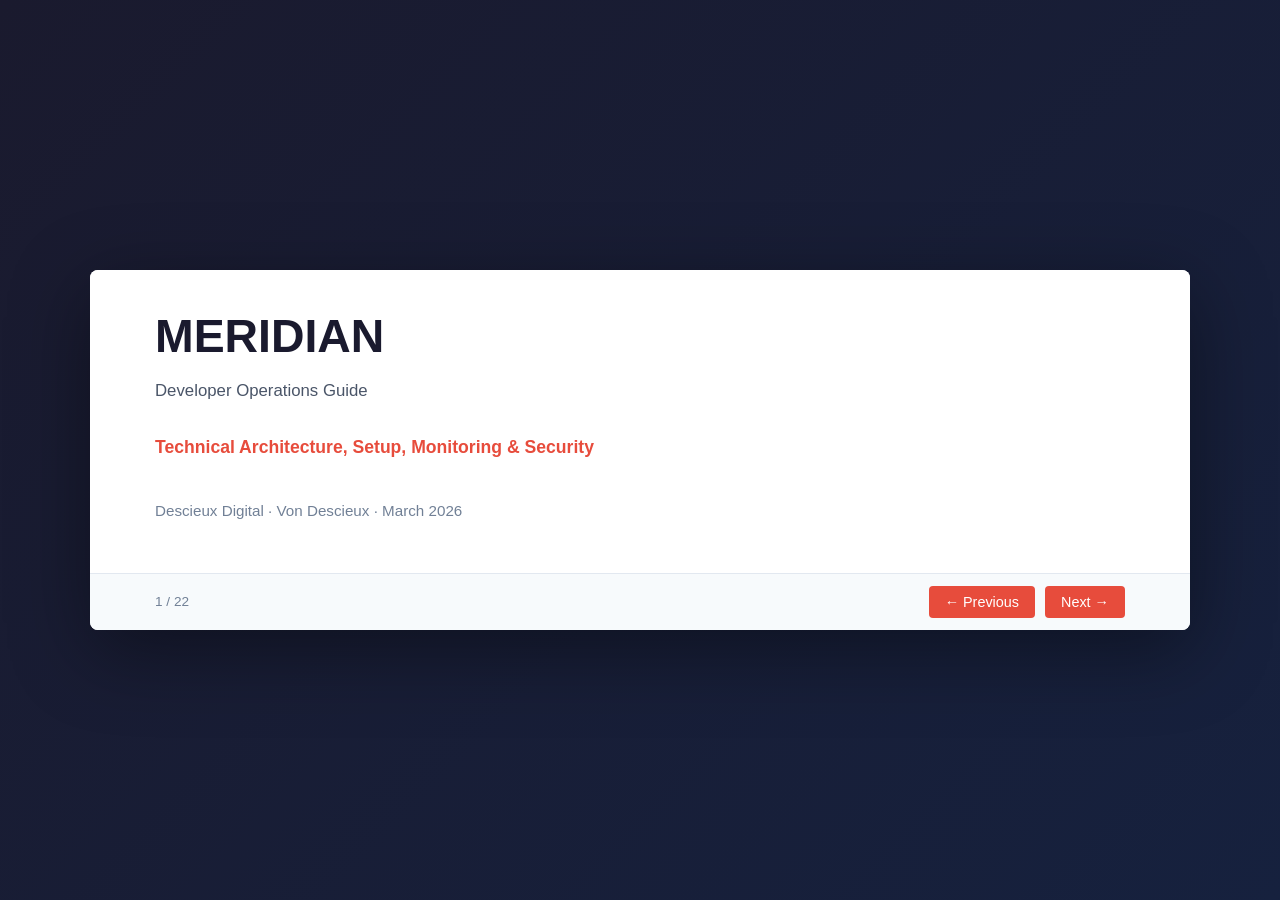
<file: dev-deck.html>
<!DOCTYPE html>
<html lang="en">
<head>
    <meta charset="UTF-8">
    <meta name="viewport" content="width=device-width, initial-scale=1.0">
    <title>MERIDIAN — Developer Operations Guide Slide Deck</title>
    <style>
        * {
            margin: 0;
            padding: 0;
            box-sizing: border-box;
        }
        
        body {
            font-family: -apple-system, BlinkMacSystemFont, 'Segoe UI', Roboto, Oxygen, Ubuntu, Cantarell, sans-serif;
            background: linear-gradient(135deg, #1a1a2e 0%, #16213e 100%);
            display: flex;
            justify-content: center;
            align-items: center;
            min-height: 100vh;
            padding: 10px;
        }
        
        .presentation-container {
            width: 100%;
            max-width: 1100px;
            max-height: 85vh;
            background: white;
            border-radius: 8px;
            box-shadow: 0 20px 80px rgba(0,0,0,0.4);
            display: flex;
            flex-direction: column;
            overflow: hidden;
        }
        
        .slide {
            display: none;
            width: 100%;
            flex: 1;
            padding: 40px 65px;
            animation: fadeIn 0.5s ease-in;
            overflow-y: auto;
            background: white;
        }
        
        .slide.active {
            display: flex;
            flex-direction: column;
            justify-content: flex-start;
        }
        
        @keyframes fadeIn {
            from { opacity: 0; }
            to { opacity: 1; }
        }
        
        .slide h1 {
            font-size: 2.9rem;
            color: #1a1a2e;
            margin-bottom: 15px;
            line-height: 1.15;
        }
        
        .slide h2 {
            font-size: 2.3rem;
            color: #1a1a2e;
            margin-bottom: 15px;
            border-bottom: 3px solid #e74c3c;
            padding-bottom: 10px;
        }
        
        .slide h3 {
            font-size: 1.4rem;
            color: #2d3748;
            margin-top: 12px;
            margin-bottom: 10px;
            font-weight: 600;
        }
        
        .slide p {
            font-size: 1.05rem;
            color: #4a5568;
            line-height: 1.5;
            margin-bottom: 10px;
        }
        
        .slide ul {
            font-size: 1rem;
            color: #4a5568;
            line-height: 1.6;
            margin-left: 20px;
        }
        
        .slide li {
            margin-bottom: 8px;
        }
        
        .slide ol {
            font-size: 1rem;
            color: #4a5568;
            line-height: 1.6;
            margin-left: 20px;
        }
        
        .slide ol li {
            margin-bottom: 8px;
        }
        
        .subtitle {
            font-size: 1.2rem;
            color: #718096;
            font-weight: 300;
            margin-bottom: 8px;
        }
        
        .highlight {
            color: #e74c3c;
            font-weight: 600;
        }
        
        table {
            width: 100%;
            border-collapse: collapse;
            margin: 12px 0;
            font-size: 0.9rem;
        }
        
        table th {
            background: #f7fafc;
            color: #1a1a2e;
            padding: 10px;
            text-align: left;
            font-weight: 600;
            border-bottom: 2px solid #cbd5e0;
        }
        
        table td {
            padding: 8px 10px;
            border-bottom: 1px solid #e2e8f0;
            color: #4a5568;
        }
        
        .footer {
            display: flex;
            justify-content: space-between;
            align-items: center;
            padding: 12px 65px;
            background: #f7fafc;
            border-top: 1px solid #e2e8f0;
            font-size: 0.85rem;
            color: #718096;
            flex-shrink: 0;
        }
        
        .controls {
            display: flex;
            gap: 10px;
            align-items: center;
        }
        
        button {
            background: #e74c3c;
            color: white;
            border: none;
            padding: 8px 16px;
            border-radius: 4px;
            cursor: pointer;
            font-size: 0.9rem;
            transition: background 0.3s;
        }
        
        button:hover {
            background: #c0392b;
        }
        
        .feature-box {
            background: #fef5f5;
            padding: 14px;
            border-left: 3px solid #e74c3c;
            border-radius: 3px;
            margin: 10px 0;
            font-size: 0.98rem;
        }
        
        code {
            background: #f5f5f5;
            padding: 2px 6px;
            border-radius: 3px;
            font-family: 'Monaco', 'Courier New', monospace;
            color: #c0392b;
            font-size: 0.9rem;
        }
    </style>
</head>
<body>
    <div class="presentation-container">
        <!-- Slide 1 -->
        <div class="slide active">
            <h1>MERIDIAN</h1>
            <p class="subtitle">Developer Operations Guide</p>
            <p style="margin-top: 20px; font-size: 1.1rem;"><span class="highlight">Technical Architecture, Setup, Monitoring & Security</span></p>
            <p style="margin-top: 30px; font-size: 0.95rem; color: #718096;">Descieux Digital · Von Descieux · March 2026</p>
        </div>

        <!-- Slide 2 -->
        <div class="slide">
            <h2>What You Built</h2>
            <p><strong>Unified operations dashboard for Nicole Feenstra (DNA Agency)</strong></p>
            <ul style="margin-top: 12px;">
                <li>Single-page app (vanilla JavaScript)</li>
                <li>GitHub Pages hosting (Phase 1)</li>
                <li>Browser localStorage (Phase 1)</li>
                <li>URL-only access • No installation needed</li>
                <li>You control deployments instantly</li>
            </ul>
        </div>

        <!-- Slide 3 -->
        <div class="slide">
            <h2>Tech Stack</h2>
            <table>
                <tr><th>Layer</th><th>Tech</th></tr>
                <tr><td><strong>Frontend</strong></td><td>HTML5 + CSS3 + Vanilla JS</td></tr>
                <tr><td><strong>Data (Phase 1)</strong></td><td>Browser localStorage</td></tr>
                <tr><td><strong>APIs</strong></td><td>Plaid, QB, Meta, Google, Gamma, Anthropic</td></tr>
                <tr><td><strong>Hosting</strong></td><td>GitHub Pages (Phase 1) → Vercel/Railway (Phase 2)</td></tr>
                <tr><td><strong>Backend (Phase 2)</strong></td><td>Node.js + PostgreSQL</td></tr>
            </table>
        </div>

        <!-- Slide 4 -->
        <div class="slide">
            <h2>Features: Campaign Command Center</h2>
            <ul>
                <li>Track all campaigns (Meta & Google) — spend, leads, CTR, ROAS, CPL</li>
                <li><strong>Drill-down:</strong> Click campaign → daily breakdown, audience targeting, creative performance</li>
                <li>Budget threshold alerts</li>
                <li>Performance trending (WoW, MoM)</li>
            </ul>
            <p style="margin-top: 12px;"><strong>Phase 2:</strong> Real-time Meta API + Google Ads API integration</p>
        </div>

        <!-- Slide 5 -->
        <div class="slide">
            <h2>Features: CRM & Pipeline</h2>
            <ul>
                <li>Kanban board: New → Qualified → Proposal → Negotiation → Closed</li>
                <li>Contact directory with search/filter</li>
                <li>Drag-drop between stages</li>
                <li>Headshot upload (base64 in localStorage)</li>
                <li>Tags, notes, social links, last-contact tracking</li>
            </ul>
            <p style="margin-top: 12px;"><strong>Phase 2:</strong> Gmail/Outlook integration, LinkedIn data, Twilio SMS</p>
        </div>

        <!-- Slide 6 -->
        <div class="slide">
            <h2>Features: Nonprofit Finance</h2>
            <ul>
                <li>Donor Pipeline funnel (Education → Engagement → Ask → Thank)</li>
                <li>Donor records with gift history & capacity estimates</li>
                <li>Grant tracker with deadlines & status</li>
                <li><strong>YTD totals with drill-down</strong> — see contributing donations/grants</li>
                <li>Pipeline conversion rate metrics</li>
            </ul>
            <p style="margin-top: 12px;"><strong>Phase 2:</strong> Plaid + QuickBooks auto-sync</p>
        </div>

        <!-- Slide 7 -->
        <div class="slide">
            <h2>Features: Creative Studio</h2>
            <ul>
                <li>Brief builder form (topic, audience, tone, key message, slides)</li>
                <li>Gamma integration → pre-fill → launch</li>
                <li>Canva integration (same pattern)</li>
                <li>MERIDIAN AI (Claude) → inline 5-slide outline</li>
            </ul>
            <p style="margin-top: 12px;"><strong>Phase 2:</strong> Campaign data injection, donor impact decks, Google Slides export, template library, brand kit</p>
        </div>

        <!-- Slide 8 -->
        <div class="slide">
            <h2>Account Linking: Plaid (Banks & Cards)</h2>
            <h3>Your Setup (~2 hrs)</h3>
            <ul style="font-size: 0.9rem;">
                <li>plaid.com → create dev account → get Client ID + Secret</li>
                <li>Implement Plaid Link on frontend</li>
                <li>Backend: exchange public token → permanent access token</li>
                <li>5-min polling + token refresh logic</li>
            </ul>
            <p style="margin-top: 10px; font-size: 0.9rem;"><strong>Nicole's action:</strong> Clicks "Connect Account" → logs into bank directly (not to you) → selects accounts</p>
            <p style="margin-top: 8px; font-size: 0.9rem;"><strong>Cost:</strong> ~$1–2/mo</p>
        </div>

        <!-- Slide 9 -->
        <div class="slide">
            <h2>Account Linking: QuickBooks</h2>
            <h3>Your Setup (~4 hrs)</h3>
            <ul style="font-size: 0.9rem;">
                <li>developer.intuit.com → create app → get credentials</li>
                <li>Implement OAuth 2.0 flow</li>
                <li>Store tokens securely in backend (encrypted)</li>
                <li>Token refresh (expires in 60 days)</li>
                <li>Periodic API calls for P&L, invoices, payroll</li>
            </ul>
            <p style="margin-top: 10px; font-size: 0.9rem;"><strong>Nicole's action:</strong> Clicks "Connect QB" → logs into QB → approves permissions</p>
            <p style="margin-top: 8px; font-size: 0.9rem;"><strong>Cost:</strong> Free (included in her QB subscription)</p>
        </div>

        <!-- Slide 10 -->
        <div class="slide">
            <h2>Account Linking: Meta & Google Ads</h2>
            <p><strong>Meta (~3 hrs):</strong> developers.facebook.com → create app → add Marketing API → OAuth → fetch campaigns</p>
            <p><strong>Google (~3 hrs):</strong> developers.google.com → create project → enable Google Ads API → OAuth → fetch metrics</p>
            <p style="margin-top: 12px;"><strong>Both cost:</strong> Free (no per-call charges)</p>
        </div>

        <!-- Slide 11 -->
        <div class="slide">
            <h2>Account Linking: Anthropic API (Claude)</h2>
            <h3>Your Setup (~1 hr)</h3>
            <ul style="font-size: 0.9rem;">
                <li>console.anthropic.com → create account → get API key</li>
                <li>Create backend endpoint for Claude requests</li>
                <li><span class="highlight">CRITICAL: Never expose API key to frontend</span></li>
                <li>Always proxy through backend</li>
            </ul>
            <p style="margin-top: 10px; font-size: 0.9rem;"><strong>Nicole:</strong> MERIDIAN → Creative Studio → fill brief → Generate → Claude returns outline</p>
            <p style="margin-top: 8px; font-size: 0.9rem;"><strong>Cost:</strong> ~$5–20/mo (usage-based)</p>
        </div>

        <!-- Slide 12 -->
        <div class="slide">
            <h2>Monthly Costs: Nicole's Stack</h2>
            <table>
                <tr><th>Service</th><th>Nicole's Cost</th></tr>
                <tr><td>Plaid</td><td>$0–3/mo</td></tr>
                <tr><td>QuickBooks API</td><td>$0</td></tr>
                <tr><td>Meta API</td><td>$0</td></tr>
                <tr><td>Google Ads API</td><td>$0</td></tr>
                <tr><td>Gamma</td><td>$0–8/mo</td></tr>
                <tr><td>Anthropic</td><td>$5–20/mo</td></tr>
            </table>
            <p style="margin-top: 10px; font-size: 0.9rem;"><strong>Phase 1 Total:</strong> $5–50/mo | <strong>Phase 2 Total:</strong> $30–80/mo + Your Retainer</p>
        </div>

        <!-- Slide 13 -->
        <div class="slide">
            <h2>Your Infrastructure Costs</h2>
            <table>
                <tr><th>Item</th><th>Cost</th><th>Notes</th></tr>
                <tr><td>Domain</td><td>~$1.25/mo</td><td>Or bill to Nicole</td></tr>
                <tr><td>Backend Server (P2)</td><td>$0–50/mo</td><td>Vercel, Railway</td></tr>
                <tr><td>Database (P2)</td><td>$0–30/mo</td><td>PostgreSQL managed</td></tr>
                <tr><td>Email Service (P2)</td><td>$0–20/mo</td><td>SendGrid, Postmark</td></tr>
                <tr><td>Monitoring</td><td>$0–10/mo</td><td>LogRocket, Sentry</td></tr>
            </table>
            <p style="margin-top: 10px; font-size: 0.9rem;"><strong>Phase 1 your costs:</strong> ~$1–2/mo | <strong>Phase 2:</strong> ~$20–80/mo</p>
        </div>

        <!-- Slide 14 -->
        <div class="slide">
            <h2>How to Price Your Retainer</h2>
            <ul>
                <li><strong>Tier 1 (Monitoring):</strong> $800/mo — daily monitoring, bug fixes, API triage</li>
                <li><strong>Tier 2 (+ Strategy):</strong> $1,500/mo — monthly strategy call + recommendations</li>
                <li><strong>Tier 3 (+ Development):</strong> $2,500/mo — includes 10 hrs/mo feature dev</li>
            </ul>
            <div class="feature-box">
                <strong>Pitch:</strong> "MERIDIAN runs on ~$10–30/mo in third-party services. The real value is integration, accuracy, and strategy oversight. Without monthly maintenance, the platform breaks silently. I'm the ops person watching these pipes 24/7."
            </div>
        </div>

        <!-- Slide 15 -->
        <div class="slide">
            <h2>Monitoring & Maintenance Checklist</h2>
            <ul>
                <li><strong>Daily:</strong> Check GitHub deploy log + API dashboards</li>
                <li><strong>Weekly:</strong> Spot-check one Campaign metric, test Plaid, test Creative Studio</li>
                <li><strong>Monthly:</strong> Full system test, review feedback, check token expirations, monitor costs</li>
                <li><strong>Quarterly:</strong> Security audit, performance audit, plan Phase 2/3</li>
            </ul>
        </div>

        <!-- Slide 16 -->
        <div class="slide">
            <h2>Phase 2 Roadmap: Backend Upgrade</h2>
            <p><strong>From:</strong> GitHub Pages + localStorage</p>
            <p><strong>To:</strong> Vercel (frontend) + Railway (backend) + PostgreSQL</p>
            <ul style="margin-top: 12px;">
                <li>Persistent data (no more "same device only")</li>
                <li>Real-time multi-device sync</li>
                <li>Email notifications & alerts</li>
                <li>Audit logs & multi-user support</li>
            </ul>
            <p style="margin-top: 12px; font-size: 0.9rem;"><strong>Dev Time:</strong> 80–120 hours | <strong>Monthly Cost:</strong> $20–50/mo</p>
        </div>

        <!-- Slide 17 -->
        <div class="slide">
            <h2>Security: Phase 1 Implementation</h2>
            <div class="feature-box">
                <strong>✓ OAuth 2.0 for all integrations</strong> (Meta, Google, QB, Plaid)<br>Nicole logs in directly to each service — not to you
            </div>
            <div class="feature-box">
                <strong>✓ API keys never in frontend</strong><br>All calls proxied through backend (Anthropic, etc.)
            </div>
            <div class="feature-box">
                <strong>✓ localStorage for data storage</strong><br>All data stays on Nicole's device, not on your servers
            </div>
            <div class="feature-box">
                <strong>✓ HTTPS only</strong> (GitHub Pages auto-enforces)
            </div>
        </div>

        <!-- Slide 18 -->
        <div class="slide">
            <h2>Security: Phase 2 Enhancements</h2>
            <div class="feature-box">
                <strong>✓ Database encryption at rest</strong><br>Sensitive fields (account numbers, SSNs) encrypted in PostgreSQL
            </div>
            <div class="feature-box">
                <strong>✓ Encrypted token storage</strong><br>API tokens stored encrypted in backend, never exposed
            </div>
            <div class="feature-box">
                <strong>✓ Authentication layer</strong><br>Email + password or OAuth (Google/Microsoft)
            </div>
            <div class="feature-box">
                <strong>✓ Audit logs</strong><br>Full record of who accessed/changed what and when
            </div>
            <div class="feature-box">
                <strong>✓ Quarterly key rotation</strong><br>Automatic API key refresh schedule
            </div>
        </div>

        <!-- Slide 19 -->
        <div class="slide">
            <h2>Security: OAuth Best Practices</h2>
            <ul>
                <li><strong>State parameter:</strong> Always include to prevent CSRF attacks</li>
                <li><strong>Scope minimization:</strong> Only request permissions actually needed</li>
                <li><strong>Token expiration:</strong> Implement refresh token logic</li>
                <li><strong>Redirect URI whitelisting:</strong> Only allow registered URLs</li>
                <li><strong>Token rotation:</strong> Refresh monthly (calendar reminder)</li>
            </ul>
        </div>

        <!-- Slide 20 -->
        <div class="slide">
            <h2>Security: Data Privacy</h2>
            <h3>Phase 1</h3>
            <ul style="font-size: 0.9rem;">
                <li>All data stays on Nicole's device (localStorage)</li>
                <li>No sync between devices</li>
                <li>No backup on your servers</li>
                <li>Nicole's data at risk if device is lost</li>
            </ul>
            <h3>Phase 2</h3>
            <ul style="font-size: 0.9rem;">
                <li>Database encryption + TLS in transit</li>
                <li>Automated backups</li>
                <li>Access audit logs for compliance</li>
            </ul>
        </div>

        <!-- Slide 21 -->
        <div class="slide">
            <h2>FAQ</h2>
            <p><strong>Q: How do I test locally?</strong><br>A: <code>python3 -m http.server 8000</code></p>
            <p><strong>Q: Custom domain (meridian.dnaagency.com)?</strong><br>A: Repo Settings → Pages → Custom domain. Add CNAME record to registrar.</p>
            <p><strong>Q: localStorage quota exceeded?</strong><br>A: Safari ~50MB, Chrome ~10MB. If 500+ contacts, implement Phase 2.</p>
            <p><strong>Q: Multi-device in Phase 1?</strong><br>A: Not recommended. Use Phase 2 for multi-device sync.</p>
        </div>

        <!-- Slide 22 -->
        <div class="slide">
            <h1 style="text-align: center;">Summary</h1>
            <ul style="font-size: 1rem;">
                <li>💰 Nicole's costs: $5–50/mo Phase 1, $30–80/mo Phase 2</li>
                <li>💰 Your costs: ~$1–2/mo Phase 1, ~$20–80/mo Phase 2</li>
                <li>💼 Your retainer: $800–2,500/mo</li>
                <li>🔧 Setup time: Plaid 2h, QB 4h, Meta/Google 3h each, Anthropic 1h</li>
                <li>🔒 Security: OAuth 2.0, API key proxying, encrypted Phase 2 backend</li>
                <li>📋 Maintenance: Daily monitor, weekly test, monthly audit, quarterly plan</li>
            </ul>
        </div>
        
        <div class="footer">
            <span><span id="current-slide">1</span> / <span id="total-slides">22</span></span>
            <div class="controls">
                <button onclick="previousSlide()">← Previous</button>
                <button onclick="nextSlide()">Next →</button>
            </div>
        </div>
    </div>
    
    <script>
        let currentSlide = 0;
        const slides = document.querySelectorAll('.slide');
        const totalSlides = slides.length;
        document.getElementById('total-slides').textContent = totalSlides;
        
        function showSlide(n) {
            slides[currentSlide].classList.remove('active');
            currentSlide = (n + totalSlides) % totalSlides;
            slides[currentSlide].classList.add('active');
            document.getElementById('current-slide').textContent = currentSlide + 1;
        }
        
        function nextSlide() {
            showSlide(currentSlide + 1);
        }
        
        function previousSlide() {
            showSlide(currentSlide - 1);
        }
        
        document.addEventListener('keydown', (e) => {
            if (e.key === 'ArrowRight') nextSlide();
            if (e.key === 'ArrowLeft') previousSlide();
        });
    </script>
</body>
</html>
</file>
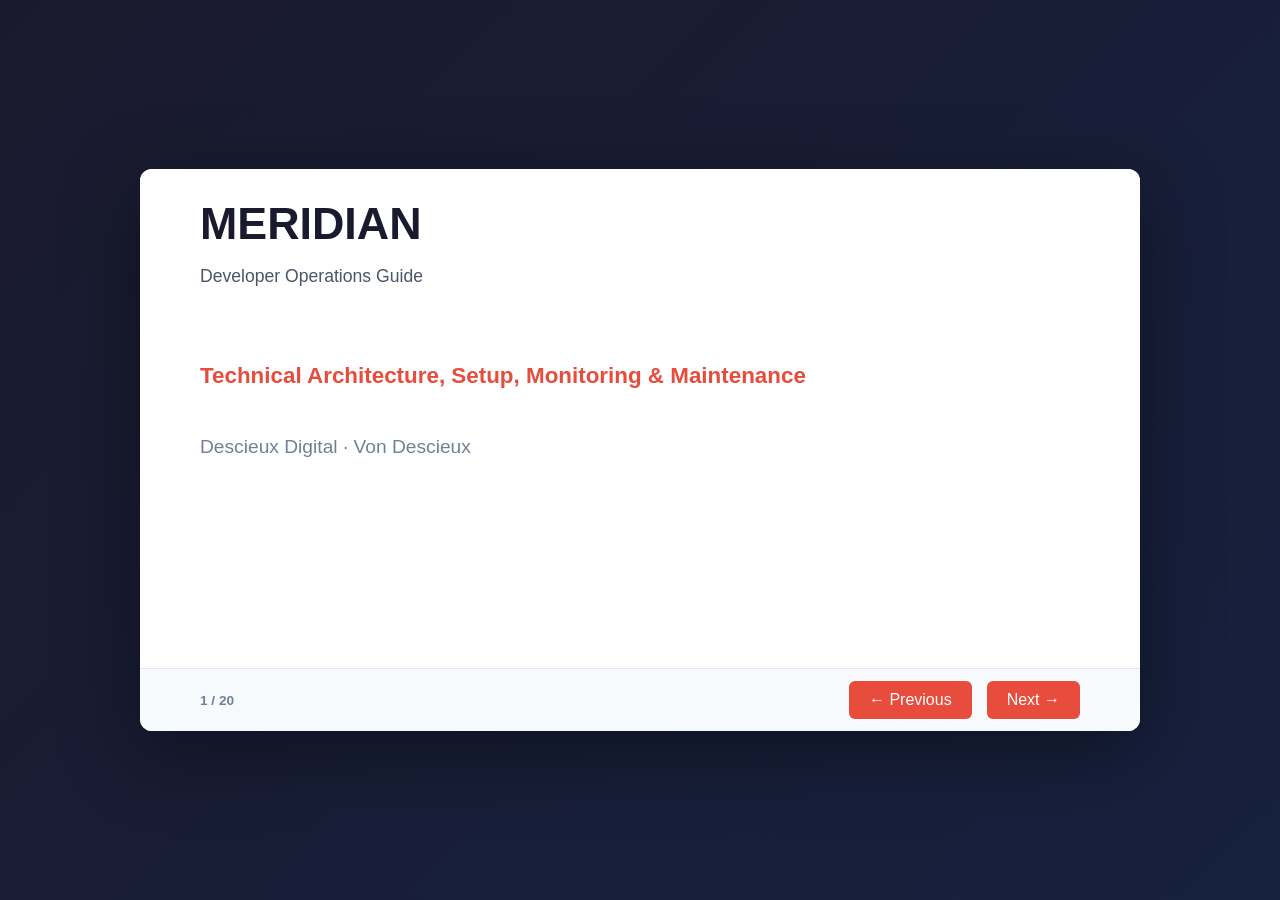
<file: developer-slideshow.html>
<!DOCTYPE html>
<html lang="en">
<head>
    <meta charset="UTF-8">
    <meta name="viewport" content="width=device-width, initial-scale=1.0">
    <title>MERIDIAN — Developer Operations Guide Slide Deck</title>
    <style>
        * {
            margin: 0;
            padding: 0;
            box-sizing: border-box;
        }
        
        body {
            font-family: -apple-system, BlinkMacSystemFont, 'Segoe UI', Roboto, Oxygen, Ubuntu, Cantarell, sans-serif;
            background: linear-gradient(135deg, #1a1a2e 0%, #16213e 100%);
            display: flex;
            justify-content: center;
            align-items: center;
            min-height: 100vh;
            padding: 20px;
        }
        
        .presentation-container {
            width: 100%;
            max-width: 1000px;
            aspect-ratio: 16 / 9;
            background: white;
            border-radius: 12px;
            box-shadow: 0 20px 80px rgba(0,0,0,0.4);
            display: flex;
            flex-direction: column;
            overflow: hidden;
        }
        
        .slide {
            display: none;
            width: 100%;
            height: 100%;
            padding: 40px 60px;
            flex-direction: column;
            justify-content: flex-start;
            padding-top: 30px;
            animation: fadeIn 0.5s ease-in;
            overflow-y: auto;
            background: white;
        }
        
        .slide.active {
            display: flex;
        }
        
        @keyframes fadeIn {
            from { opacity: 0; }
            to { opacity: 1; }
        }
        
        .slide h1 {
            font-size: 2.8rem;
            color: #1a1a2e;
            margin-bottom: 15px;
            line-height: 1.1;
        }
        
        .slide h2 {
            font-size: 2.2rem;
            color: #1a1a2e;
            margin-bottom: 15px;
            border-bottom: 4px solid #e74c3c;
            padding-bottom: 10px;
        }
        
        .slide h3 {
            font-size: 1.4rem;
            color: #2d3748;
            margin-top: 12px;
            margin-bottom: 10px;
        }
        
        .slide p {
            font-size: 1.1rem;
            color: #4a5568;
            line-height: 1.5;
            margin-bottom: 10px;
        }
        
        .slide ul {
            font-size: 1rem;
            color: #4a5568;
            line-height: 1.6;
            margin-left: 25px;
        }
        
        .slide li {
            margin-bottom: 6px;
        }
        
        .subtitle {
            font-size: 1.4rem;
            color: #718096;
            font-weight: 300;
            margin-bottom: 10px;
        }
        
        .highlight {
            color: #e74c3c;
            font-weight: 600;
        }
        
        table {
            width: 100%;
            border-collapse: collapse;
            margin: 10px 0;
            font-size: 0.85rem;
        }
        
        table th {
            background: #f7fafc;
            color: #1a1a2e;
            padding: 10px;
            text-align: left;
            font-weight: 600;
            border-bottom: 2px solid #cbd5e0;
        }
        
        table td {
            padding: 10px;
            border-bottom: 1px solid #e2e8f0;
            color: #4a5568;
            font-size: 0.9rem;
        }
        
        .footer {
            display: flex;
            justify-content: space-between;
            align-items: center;
            padding: 12px 60px;
            background: #f7fafc;
            border-top: 1px solid #e2e8f0;
            font-size: 0.85rem;
            color: #718096;
        }
        
        .controls {
            display: flex;
            gap: 15px;
            align-items: center;
        }
        
        button {
            background: #e74c3c;
            color: white;
            border: none;
            padding: 10px 20px;
            border-radius: 6px;
            cursor: pointer;
            font-size: 1rem;
            transition: background 0.3s;
        }
        
        button:hover {
            background: #c0392b;
        }
        
        .slide-counter {
            color: #718096;
            font-weight: 600;
        }
        
        .feature-box {
            background: #fef5f5;
            padding: 20px;
            border-left: 4px solid #e74c3c;
            border-radius: 4px;
            margin: 15px 0;
        }
        
        code {
            background: #f5f5f5;
            padding: 2px 8px;
            border-radius: 4px;
            font-family: 'Monaco', 'Courier New', monospace;
            color: #c0392b;
        }
        
        .two-col {
            display: grid;
            grid-template-columns: 1fr 1fr;
            gap: 30px;
        }
    </style>
</head>
<body>
    <div class="presentation-container">
        <!-- Slide 1: Title -->
        <div class="slide active">
            <h1>MERIDIAN</h1>
            <p class="subtitle">Developer Operations Guide</p>
            <div style="margin-top: 60px;">
                <p style="font-size: 1.4rem;"><span class="highlight">Technical Architecture, Setup, Monitoring & Maintenance</span></p>
                <p style="margin-top: 40px; font-size: 1.2rem; color: #718096;">Descieux Digital · Von Descieux</p>
            </div>
        </div>

        <!-- Slide 2: What You Built -->
        <div class="slide">
            <h2>What You Built</h2>
            <p style="margin-top: 20px;"><strong>MERIDIAN:</strong> Unified operations dashboard for Nicole Feenstra (DNA Agency)</p>
            <ul style="margin-top: 30px;">
                <li>Single-page application (SPA) built with vanilla JavaScript</li>
                <li>Hosted on GitHub Pages (Phase 1), upgrade to Vercel/Railway (Phase 2)</li>
                <li>Browser localStorage (Phase 1), PostgreSQL (Phase 2)</li>
                <li>Git push to production — zero downtime deployments</li>
                <li>URL-only access — no installation or authentication required</li>
            </ul>
            <div class="feature-box" style="margin-top: 30px;">
                <strong>Key Advantage:</strong> You control the entire codebase; updates deploy instantly without touching Nicole's computer
            </div>
        </div>

        <!-- Slide 3: Technical Stack -->
        <div class="slide">
            <h2>Tech Stack</h2>
            <table>
                <tr>
                    <th>Layer</th>
                    <th>Technology</th>
                    <th>Why</th>
                </tr>
                <tr>
                    <td><strong>Frontend</strong></td>
                    <td>HTML5 + CSS3 + Vanilla JS</td>
                    <td>Minimal dependencies, maximum control</td>
                </tr>
                <tr>
                    <td><strong>Data Layer</strong></td>
                    <td>Browser localStorage (Phase 1)</td>
                    <td>Instant MVP, no backend needed</td>
                </tr>
                <tr>
                    <td><strong>External APIs</strong></td>
                    <td>Plaid, QB, Meta, Google, Gamma, Anthropic</td>
                    <td>Live data, no duplication</td>
                </tr>
                <tr>
                    <td><strong>Hosting</strong></td>
                    <td>GitHub Pages (Phase 1)</td>
                    <td>Free, instant deploy</td>
                </tr>
                <tr>
                    <td><strong>Backend</strong></td>
                    <td>Node.js/Express + PostgreSQL (Phase 2)</td>
                    <td>Persistent data, real-time sync</td>
                </tr>
            </table>
        </div>

        <!-- Slide 4: Tab 1 - Campaign Command Center -->
        <div class="slide">
            <h2>Tab 1: Campaign Command Center</h2>
            <h3>Current Functionality</h3>
            <ul>
                <li>Campaign list with key metrics (spend, leads, CPL, ROAS, CTR)</li>
                <li>Drill-down: Click campaign → daily breakdown, audience targeting, creative rotation</li>
                <li>Performance trending (week-over-week, month-over-month)</li>
                <li>Budget threshold alerts</li>
            </ul>
            <h3 style="margin-top: 20px;">Data Source & Updates</h3>
            <p><strong>Phase 2:</strong> Meta Ads API + Google Ads API (real-time or 5-min polling)</p>
            <h3 style="margin-top: 20px;">Phase 2 Enhancements</h3>
            <ul style="font-size: 1.1rem;">
                <li>Automated bid adjustments</li>
                <li>A/B test statistical significance</li>
                <li>Attribution modeling</li>
            </ul>
        </div>

        <!-- Slide 5: Tab 2 - CRM & Pipeline -->
        <div class="slide">
            <h2>Tab 2: CRM & Pipeline</h2>
            <h3>Current Functionality</h3>
            <ul>
                <li>Kanban board: New → Qualified → Proposal → Negotiation → Closed</li>
                <li>Contact directory with search/filter</li>
                <li>Drag-drop contact movement between stages</li>
                <li>Headshot upload (base64 encoded in localStorage)</li>
                <li>Tag system, notes with timestamps, social links</li>
                <li>Last contact date tracking & stale prospect flagging</li>
            </ul>
            <h3 style="margin-top: 20px;">Phase 2 Enhancements</h3>
            <ul style="font-size: 1.1rem;">
                <li>Gmail/Outlook integration for auto-captured emails</li>
                <li>LinkedIn data pull</li>
                <li>Automated follow-up task creation</li>
                <li>SMS integration (Twilio)</li>
            </ul>
        </div>

        <!-- Slide 6: Tab 3 - Nonprofit Finance -->
        <div class="slide">
            <h2>Tab 3: Nonprofit Finance</h2>
            <h3>Current Functionality</h3>
            <ul>
                <li>Donor Pipeline: Education → Engagement → Ask → Thank (visual funnel)</li>
                <li>Donor records with gift history & capacity estimates</li>
                <li>Grant tracker with due dates, status, award amounts</li>
                <li>YTD totals (by month) — <span class="highlight">drill-down to see contributing donations/grants</span></li>
                <li>Pipeline conversion rates between stages</li>
            </ul>
            <h3 style="margin-top: 20px;">Phase 2 Data Sources</h3>
            <p>Plaid (bank transactions) + QuickBooks (incoming funds) + manual entry → auto-sync</p>
        </div>

        <!-- Slide 7: Tab 4 - Creative Studio -->
        <div class="slide">
            <h2>Tab 4: Creative Studio</h2>
            <h3>Current Functionality</h3>
            <ul>
                <li>Brief builder form (topic, audience, tone, key message, slide count)</li>
                <li>Gamma integration: Pre-fill brief → launch in new tab</li>
                <li>Canva integration: Same pattern</li>
                <li>MERIDIAN AI (Claude): Generate 5-slide outline inline</li>
            </ul>
            <h3 style="margin-top: 20px;">Phase 2 Enhancements</h3>
            <ul style="font-size: 1.1rem;">
                <li>Campaign data auto-injection (real numbers, not placeholders)</li>
                <li>Donor impact report decks (auto-generate thank-you slides)</li>
                <li>Google Slides export & auto-share</li>
                <li>Template library (board reports, campaign recaps, donor reports)</li>
                <li>Brand kit integration (lock in colors, fonts, logo)</li>
            </ul>
        </div>

        <!-- Slide 8: Account Linking - Plaid -->
        <div class="slide">
            <h2>Account Setup: Plaid (Banks & Credit Cards)</h2>
            <h3>Your Setup (~2 hours)</h3>
            <ol style="font-size: 1.15rem;">
                <li>Go to plaid.com → create developer account</li>
                <li>Get Client ID + Secret</li>
                <li>Implement Plaid Link on frontend</li>
                <li>Backend: Exchange public token for permanent access token</li>
                <li>Implement 5-min polling + token refresh logic</li>
            </ol>
            <h3 style="margin-top: 20px;">Nicole's Setup</h3>
            <p>Clicks "Connect Account" → Plaid window → searches bank → logs in directly → selects accounts → done</p>
            <p style="margin-top: 15px; font-size: 1.1rem;"><strong>Cost:</strong> ~$1–2/mo (2–3 accounts)</p>
        </div>

        <!-- Slide 9: Account Linking - QuickBooks -->
        <div class="slide">
            <h2>Account Setup: QuickBooks</h2>
            <h3>Your Setup (~4 hours)</h3>
            <ol style="font-size: 1.15rem;">
                <li>Go to developer.intuit.com → create app</li>
                <li>Get Client ID, Client Secret, Redirect URI</li>
                <li>Implement OAuth 2.0 flow</li>
                <li>Store tokens securely in backend (encrypted)</li>
                <li>Implement token refresh (QB tokens expire in 60 days)</li>
                <li>Periodic API calls for P&L, invoices, payroll</li>
            </ol>
            <h3 style="margin-top: 20px;">Nicole's Setup</h3>
            <p>Clicks "Connect QuickBooks" → logs into QB → approves permissions → connection live</p>
            <p style="margin-top: 15px; font-size: 1.1rem;"><strong>Cost:</strong> Free (included in her QB subscription)</p>
        </div>

        <!-- Slide 10: Account Linking - Meta & Google -->
        <div class="slide">
            <h2>Account Setup: Meta & Google Ads</h2>
            <div class="two-col">
                <div>
                    <h3>Meta Ads Setup (~3 hours)</h3>
                    <ul style="font-size: 1.1rem;">
                        <li>developers.facebook.com → create app</li>
                        <li>Add "Marketing API" product</li>
                        <li>Get App ID + Secret</li>
                        <li>Implement OAuth</li>
                        <li>Fetch campaigns & insights</li>
                    </ul>
                    <p style="margin-top: 15px; font-size: 1.1rem;"><strong>Cost:</strong> Free</p>
                </div>
                <div>
                    <h3>Google Ads Setup (~3 hours)</h3>
                    <ul style="font-size: 1.1rem;">
                        <li>developers.google.com → create project</li>
                        <li>Enable Google Ads API</li>
                        <li>Create OAuth credentials</li>
                        <li>Implement OAuth</li>
                        <li>Fetch campaign metrics</li>
                    </ul>
                    <p style="margin-top: 15px; font-size: 1.1rem;"><strong>Cost:</strong> Free</p>
                </div>
            </div>
        </div>

        <!-- Slide 11: Account Linking - Anthropic -->
        <div class="slide">
            <h2>Account Setup: Anthropic API (Claude)</h2>
            <h3>Your Setup (~1 hour)</h3>
            <ol style="font-size: 1.15rem;">
                <li>Go to console.anthropic.com → create account</li>
                <li>Get API key</li>
                <li>Create backend endpoint to handle Claude requests</li>
                <li><strong style="color: #e74c3c;">IMPORTANT:</strong> Never expose API key to frontend — always proxy through backend</li>
            </ol>
            <h3 style="margin-top: 20px;">Nicole's Workflow (Phase 1)</h3>
            <p>MERIDIAN → Creative Studio → fill in brief → click "Generate Outline" → Claude returns 5-slide outline inline</p>
            <h3 style="margin-top: 20px;">Phase 2</h3>
            <p>Your backend manages API key — Nicole doesn't handle it</p>
            <p style="margin-top: 15px; font-size: 1.1rem;"><strong>Cost:</strong> ~$5–20/mo (usage-based, ~$0.003 per 1K tokens)</p>
        </div>

        <!-- Slide 12: Monthly Costs - Nicole's Side -->
        <div class="slide">
            <h2>Monthly Costs: Nicole's Stack</h2>
            <table>
                <tr>
                    <th>Service</th>
                    <th>Use</th>
                    <th>Nicole's Cost</th>
                </tr>
                <tr>
                    <td>Plaid</td>
                    <td>Bank connections</td>
                    <td>$0–3/mo</td>
                </tr>
                <tr>
                    <td>QuickBooks API</td>
                    <td>P&L sync</td>
                    <td>$0</td>
                </tr>
                <tr>
                    <td>Meta API</td>
                    <td>Campaign data</td>
                    <td>$0</td>
                </tr>
                <tr>
                    <td>Google Ads API</td>
                    <td>Campaign data</td>
                    <td>$0</td>
                </tr>
                <tr>
                    <td>Gamma</td>
                    <td>Deck generation</td>
                    <td>$0–8/mo</td>
                </tr>
                <tr>
                    <td>Anthropic</td>
                    <td>Claude AI</td>
                    <td>$5–20/mo</td>
                </tr>
            </table>
            <p style="margin-top: 20px;"><span class="highlight">Phase 1 Total: $5–50/mo (Nicole's costs)</span></p>
            <p><span class="highlight">Phase 2 Total: $30–80/mo (Nicole) + Your Retainer</span></p>
        </div>

        <!-- Slide 13: Your Infrastructure Costs -->
        <div class="slide">
            <h2>Monthly Costs: Your Infrastructure</h2>
            <table>
                <tr>
                    <th>Item</th>
                    <th>Cost</th>
                    <th>Notes</th>
                </tr>
                <tr>
                    <td>Domain hosting</td>
                    <td>~$1.25/mo</td>
                    <td>Or bill to Nicole</td>
                </tr>
                <tr>
                    <td>Backend server (Phase 2)</td>
                    <td>$0–50/mo</td>
                    <td>Vercel, Railway, Heroku</td>
                </tr>
                <tr>
                    <td>Database (Phase 2)</td>
                    <td>$0–30/mo</td>
                    <td>PostgreSQL managed</td>
                </tr>
                <tr>
                    <td>Email service (Phase 2)</td>
                    <td>$0–20/mo</td>
                    <td>SendGrid, Postmark</td>
                </tr>
                <tr>
                    <td>Logging/monitoring</td>
                    <td>$0–10/mo</td>
                    <td>LogRocket, Sentry</td>
                </tr>
            </table>
            <p style="margin-top: 20px;"><strong>Phase 1 your costs:</strong> ~$1–2/mo</p>
            <p><strong>Phase 2 your costs:</strong> ~$20–80/mo</p>
        </div>

        <!-- Slide 14: Pricing Models -->
        <div class="slide">
            <h2>How to Price Your Retainer</h2>
            <h3>Option A: Hourly</h3>
            <p>Maintenance 5–10 hrs/mo × your rate</p>
            
            <h3>Option B: Monthly Retainer</h3>
            <ul>
                <li><strong>Tier 1 (Monitoring):</strong> $800/mo — daily monitoring, bug fixes, API triage</li>
                <li><strong>Tier 2 (+ Strategy):</strong> $1,500/mo — includes monthly strategy call</li>
                <li><strong>Tier 3 (+ Development):</strong> $2,500/mo — includes 10 hrs/mo feature development</li>
            </ul>
            
            <div class="feature-box" style="margin-top: 30px;">
                <strong>Pitch:</strong> "MERIDIAN costs ~$10–30/mo to run. The real value is integration, data accuracy, and strategy oversight. Without monthly maintenance, the platform breaks silently. Think of me as the ops person watching these pipes 24/7."
            </div>
        </div>

        <!-- Slide 15: Monitoring Checklist -->
        <div class="slide">
            <h2>Monitoring & Maintenance</h2>
            <h3>Daily</h3>
            <ul>
                <li>Check GitHub Actions deploy log</li>
                <li>Glance at API error dashboards</li>
            </ul>
            <h3>Weekly</h3>
            <ul>
                <li>Spot-check one Campaign metric vs. Meta Ads Manager</li>
                <li>Test Plaid connection (pull latest transactions)</li>
                <li>Test Creative Studio (generate one outline)</li>
            </ul>
            <h3>Monthly</h3>
            <ul>
                <li>Full system test (all four tabs, all APIs)</li>
                <li>Review client feedback</li>
                <li>Check API token expiration dates</li>
                <li>Monitor costs (Anthropic usage, Plaid pulls)</li>
            </ul>
            <h3>Quarterly</h3>
            <ul>
                <li>Security audit • Performance audit • Plan Phase 2/3</li>
            </ul>
        </div>

        <!-- Slide 16: Phase 2 Roadmap -->
        <div class="slide">
            <h2>Phase 2 Roadmap: Backend Upgrade</h2>
            <h3>From → To</h3>
            <p><strong>GitHub Pages + localStorage</strong> → <strong>Vercel (frontend) + Railway (backend) + PostgreSQL</strong></p>
            
            <h3 style="margin-top: 20px;">Benefits</h3>
            <ul>
                <li>Persistent data (no more "same device only")</li>
                <li>Real-time sync across devices</li>
                <li>Multi-device access</li>
                <li>Scalability for future features</li>
            </ul>
            
            <h3 style="margin-top: 20px;">Timeline & Effort</h3>
            <p><strong>Est. Dev Time:</strong> 80–120 hours</p>
            <p><strong>Est. Monthly Cost:</strong> $20–50/mo (you absorb or pass to Nicole)</p>
        </div>

        <!-- Slide 17: Phase 2 Features -->
        <div class="slide">
            <h2>Phase 2 New Capabilities</h2>
            <ul style="font-size: 1.15rem;">
                <li><strong>Multi-device sync</strong> — Nicole's changes on iPhone appear on Mac automatically</li>
                <li><strong>Email notifications</strong> — Grant deadlines, donation alerts, campaign issues</li>
                <li><strong>Audit log</strong> — See who changed what and when</li>
                <li><strong>Data export</strong> — CSV/PDF reports for board meetings or accountant</li>
                <li><strong>API webhooks</strong> — Real-time updates from Plaid, QB instead of polling</li>
                <li><strong>Multi-user support</strong> — Team members accessing MERIDIAN (optional)</li>
                <li><strong>Authentication</strong> — Email + password or OAuth via Google/Microsoft</li>
            </ul>
        </div>

        <!-- Slide 18: Security Best Practices -->
        <div class="slide">
            <h2>Security Considerations</h2>
            <h3>API Key Management</h3>
            <ul style="font-size: 1.1rem;">
                <li>Never store API keys in frontend code</li>
                <li>Always proxy API calls through backend</li>
                <li>Rotate keys quarterly</li>
                <li>Use environment variables (never hardcode)</li>
            </ul>
            
            <h3 style="margin-top: 20px;">Phase 2 Data Security</h3>
            <ul style="font-size: 1.1rem;">
                <li>Database encryption for sensitive fields</li>
                <li>HTTPS only (no HTTP)</li>
                <li>Audit logs for all data access</li>
            </ul>
            
            <h3 style="margin-top: 20px;">OAuth Best Practices</h3>
            <ul style="font-size: 1.1rem;">
                <li>State parameter to prevent CSRF attacks</li>
                <li>Scope minimization (only request needed permissions)</li>
                <li>Token expiration + refresh logic</li>
            </ul>
        </div>

        <!-- Slide 19: FAQ -->
        <div class="slide">
            <h2>Common Developer Questions</h2>
            <p><strong>Q: How do I test locally?</strong><br>A: <code>python3 -m http.server 8000</code> then open <code>localhost:8000</code></p>
            
            <p style="margin-top: 15px;"><strong>Q: Can I use a custom domain?</strong><br>A: Yes. Repo Settings → Pages → Custom domain. Add CNAME record to registrar.</p>
            
            <p style="margin-top: 15px;"><strong>Q: What if localStorage quota is exceeded?</strong><br>A: Safari ~50MB, Chrome ~10MB. If 500+ contacts, implement Phase 2 or aggressive archiving.</p>
            
            <p style="margin-top: 15px;"><strong>Q: Can Nicole use MERIDIAN on multiple devices in Phase 1?</strong><br>A: Not recommended. Data won't sync. Use Phase 2 for multi-device.</p>
        </div>

        <!-- Slide 20: Summary -->
        <div class="slide">
            <h1 style="text-align: center; margin-bottom: 40px;">Summary</h1>
            <ul style="font-size: 1.25rem;">
                <li>💰 <strong>Nicole's costs:</strong> $5–50/mo Phase 1, $30–80/mo Phase 2</li>
                <li>💰 <strong>Your costs:</strong> ~$1–2/mo Phase 1, ~$20–80/mo Phase 2</li>
                <li>💼 <strong>Your retainer:</strong> $800–2,500/mo (monitoring, maintenance, strategy)</li>
                <li>🔧 <strong>Setup time:</strong> Plaid ~2h, QB ~4h, Meta/Google ~3h each, Anthropic ~1h</li>
                <li>📋 <strong>Maintenance:</strong> Daily monitor, weekly test, monthly audit, quarterly plan</li>
                <li>🚀 <strong>Phase 2:</strong> 80–120 hours, $20–50/mo, persistent data + multi-device</li>
            </ul>
        </div>
        
        <div class="footer">
            <span class="slide-counter"><span id="current-slide">1</span> / <span id="total-slides">20</span></span>
            <div class="controls">
                <button onclick="previousSlide()">← Previous</button>
                <button onclick="nextSlide()">Next →</button>
            </div>
        </div>
    </div>
    
    <script>
        let currentSlide = 0;
        const slides = document.querySelectorAll('.slide');
        const totalSlides = slides.length;
        document.getElementById('total-slides').textContent = totalSlides;
        
        function showSlide(n) {
            slides[currentSlide].classList.remove('active');
            currentSlide = (n + totalSlides) % totalSlides;
            slides[currentSlide].classList.add('active');
            document.getElementById('current-slide').textContent = currentSlide + 1;
        }
        
        function nextSlide() {
            showSlide(currentSlide + 1);
        }
        
        function previousSlide() {
            showSlide(currentSlide - 1);
        }
        
        document.addEventListener('keydown', (e) => {
            if (e.key === 'ArrowRight') nextSlide();
            if (e.key === 'ArrowLeft') previousSlide();
        });
    </script>
</body>
</html>
</file>
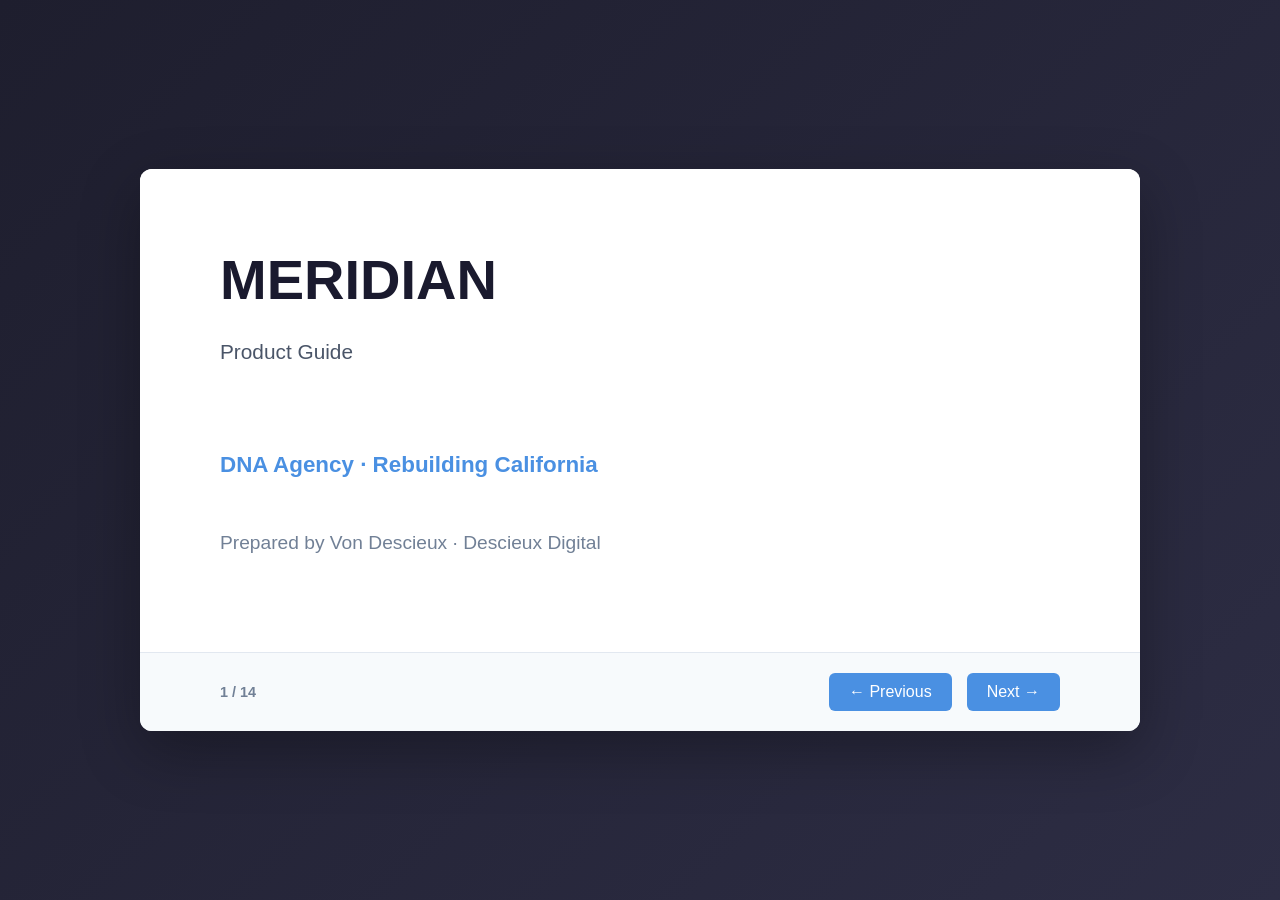
<file: slide-deck.html>
<!DOCTYPE html>
<html lang="en">
<head>
    <meta charset="UTF-8">
    <meta name="viewport" content="width=device-width, initial-scale=1.0">
    <title>MERIDIAN — Product Guide Slide Deck</title>
    <style>
        * {
            margin: 0;
            padding: 0;
            box-sizing: border-box;
        }
        
        body {
            font-family: -apple-system, BlinkMacSystemFont, 'Segoe UI', Roboto, Oxygen, Ubuntu, Cantarell, sans-serif;
            background: linear-gradient(135deg, #1e1e2e 0%, #2d2d44 100%);
            display: flex;
            justify-content: center;
            align-items: center;
            min-height: 100vh;
            padding: 20px;
        }
        
        .presentation-container {
            width: 100%;
            max-width: 1000px;
            aspect-ratio: 16 / 9;
            background: white;
            border-radius: 12px;
            box-shadow: 0 20px 60px rgba(0,0,0,0.3);
            display: flex;
            flex-direction: column;
            overflow: hidden;
        }
        
        .slide {
            display: none;
            width: 100%;
            height: 100%;
            padding: 60px 80px;
            flex-direction: column;
            justify-content: center;
            animation: fadeIn 0.5s ease-in;
            overflow-y: auto;
            background: white;
        }
        
        .slide.active {
            display: flex;
        }
        
        @keyframes fadeIn {
            from { opacity: 0; }
            to { opacity: 1; }
        }
        
        .slide h1 {
            font-size: 3.5rem;
            color: #1a1a2e;
            margin-bottom: 20px;
            line-height: 1.2;
        }
        
        .slide h2 {
            font-size: 2.8rem;
            color: #1a1a2e;
            margin-bottom: 30px;
            border-bottom: 4px solid #4a90e2;
            padding-bottom: 15px;
        }
        
        .slide h3 {
            font-size: 1.8rem;
            color: #2d3748;
            margin-top: 25px;
            margin-bottom: 15px;
        }
        
        .slide p {
            font-size: 1.3rem;
            color: #4a5568;
            line-height: 1.8;
            margin-bottom: 15px;
        }
        
        .slide ul {
            font-size: 1.2rem;
            color: #4a5568;
            line-height: 1.9;
            margin-left: 30px;
        }
        
        .slide li {
            margin-bottom: 12px;
        }
        
        .subtitle {
            font-size: 1.4rem;
            color: #718096;
            font-weight: 300;
            margin-bottom: 10px;
        }
        
        .highlight {
            color: #4a90e2;
            font-weight: 600;
        }
        
        table {
            width: 100%;
            border-collapse: collapse;
            margin: 20px 0;
            font-size: 1.1rem;
        }
        
        table th {
            background: #f7fafc;
            color: #1a1a2e;
            padding: 12px;
            text-align: left;
            font-weight: 600;
            border-bottom: 2px solid #cbd5e0;
        }
        
        table td {
            padding: 12px;
            border-bottom: 1px solid #e2e8f0;
            color: #4a5568;
        }
        
        .footer {
            display: flex;
            justify-content: space-between;
            align-items: center;
            padding: 20px 80px;
            background: #f7fafc;
            border-top: 1px solid #e2e8f0;
            font-size: 0.9rem;
            color: #718096;
        }
        
        .controls {
            display: flex;
            gap: 15px;
            align-items: center;
        }
        
        button {
            background: #4a90e2;
            color: white;
            border: none;
            padding: 10px 20px;
            border-radius: 6px;
            cursor: pointer;
            font-size: 1rem;
            transition: background 0.3s;
        }
        
        button:hover {
            background: #2e5c8a;
        }
        
        .slide-counter {
            color: #718096;
            font-weight: 600;
        }
        
        .two-column {
            display: grid;
            grid-template-columns: 1fr 1fr;
            gap: 40px;
        }
        
        .feature-box {
            background: #f7fafc;
            padding: 20px;
            border-left: 4px solid #4a90e2;
            border-radius: 4px;
            margin: 15px 0;
        }
        
        .cost-box {
            background: #edf2f7;
            padding: 15px;
            margin: 10px 0;
            border-radius: 4px;
            font-size: 1.1rem;
        }
        
        code {
            background: #edf2f7;
            padding: 2px 8px;
            border-radius: 4px;
            font-family: 'Monaco', 'Courier New', monospace;
            color: #d63384;
        }
    </style>
</head>
<body>
    <div class="presentation-container">
        <div class="slide active">
            <h1>MERIDIAN</h1>
            <p class="subtitle">Product Guide</p>
            <div style="margin-top: 60px;">
                <p style="font-size: 1.4rem; margin-bottom: 40px;"><span class="highlight">DNA Agency · Rebuilding California</span></p>
                <p style="font-size: 1.2rem; color: #718096;">Prepared by Von Descieux · Descieux Digital</p>
            </div>
        </div>
        
        <div class="slide">
            <h2>What MERIDIAN Is</h2>
            <p>A private, branded operations dashboard built specifically for Nicole Feenstra.</p>
            <p style="margin-top: 30px; font-weight: 600;">Four Core Functions:</p>
            <ul style="margin-top: 20px;">
                <li><span class="highlight">Campaign Command Center</span> — Track all active ad campaigns</li>
                <li><span class="highlight">CRM & Pipeline</span> — Full contact management</li>
                <li><span class="highlight">Nonprofit Finance</span> — Donor pipeline & grant tracker</li>
                <li><span class="highlight">Creative Studio</span> — AI-powered deck generation</li>
            </ul>
            <p style="margin-top: 40px; font-size: 1.1rem; color: #718096;">Built on a single <code>index.html</code> file · No app installations · No login required</p>
        </div>
        
        <div class="slide">
            <h2>Where It Lives & Why It Matters</h2>
            <h3>Current Location</h3>
            <p>Hosted on <span class="highlight">GitHub Pages</span> at:</p>
            <p style="font-size: 1.2rem; margin: 20px 0;"><code>https://ydescieux2-del.github.io/meridian-demo/</code></p>
            
            <h3>Key Benefits</h3>
            <ul>
                <li>Accessible from any browser, any device, anywhere</li>
                <li>Nicole never installs anything</li>
                <li>You maintain full control of the codebase</li>
                <li>Updates deploy automatically when you push to GitHub</li>
            </ul>
        </div>
        
        <div class="slide">
            <h2>Current Limitation</h2>
            <h3>Browser LocalStorage</h3>
            <p>All data (campaigns, contacts, donors, grants) is stored in <span class="highlight">browser localStorage</span>.</p>
            
            <div class="feature-box" style="margin-top: 40px;">
                <p><strong>What This Means:</strong></p>
                <p style="margin-top: 15px;">Data lives in whichever browser on whichever device Nicole uses. If she switches browsers or devices, it starts fresh.</p>
            </div>
            
            <p style="margin-top: 40px; font-size: 1.2rem;"><span class="highlight">Guidance:</span> Always open MERIDIAN from the same browser on the same device until Phase 2 upgrades to a real database backend.</p>
        </div>
        
        <div class="slide">
            <h2>Connecting Real Financial Data</h2>
            <h3>QuickBooks Online</h3>
            <div class="feature-box">
                <p><strong>What it gives:</strong> Live income/expense data, invoices, cash flow, payroll</p>
            </div>
            <p><strong>Nicole does:</strong> Authorize through a standard login popup (no credentials shared)</p>
            <p><strong>You do:</strong> Register a developer app at <code>developer.intuit.com</code> (~4–6 hrs Phase 2)</p>
            <p><strong>Cost:</strong> Free (included with existing QB subscription)</p>
        </div>
        
        <div class="slide">
            <h2>Connecting Real Financial Data</h2>
            <h3>Bank Accounts & Credit Cards (Plaid)</h3>
            <div class="feature-box">
                <p><strong>What it gives:</strong> Live transactions from 12,000+ institutions</p>
            </div>
            <p><strong>Security:</strong> Nicole logs in directly with her bank (you never see credentials)</p>
            <p><strong>Nicole does:</strong> Click "Connect Account" and authorize through Plaid Link</p>
            <p><strong>You do:</strong> Create free Plaid developer account, add Plaid Link to frontend (~3–5 hrs Phase 2)</p>
            <p><strong>Cost:</strong> ~$0–$15/mo (See Section 4)</p>
        </div>
        
        <div class="slide">
            <h2>What Nicole Provides (The Short List)</h2>
            <p style="margin-bottom: 30px;"><strong>She provides NOTHING sensitive.</strong></p>
            <ul style="font-size: 1.15rem;">
                <li>✓ QuickBooks company ID</li>
                <li>✓ Confirmation she's authorized QB connection</li>
                <li>✓ Confirmation she's connected her bank via Plaid</li>
                <li>✓ Preferred domain name (e.g., meridian.dnaagency.com)</li>
            </ul>
            <p style="margin-top: 40px; font-size: 1.1rem;"><strong style="color: #e74c3c;">She NEVER gives:</strong> Bank logins, passwords, credit card numbers, SSNs</p>
        </div>
        
        <div class="slide">
            <h2>Monthly Connector Costs</h2>
            <table style="font-size: 1r;">
                <tr>
                    <th>Service</th>
                    <th>What It Connects</th>
                    <th>Cost</th>
                </tr>
                <tr>
                    <td><strong>Plaid</strong></td>
                    <td>Banks, credit cards</td>
                    <td>~$0–$15/mo</td>
                </tr>
                <tr>
                    <td><strong>QuickBooks API</strong></td>
                    <td>P&L, invoices, payroll</td>
                    <td>Free</td>
                </tr>
                <tr>
                    <td><strong>Gamma AI</strong></td>
                    <td>Deck generation</td>
                    <td>Free tier or $8/mo</td>
                </tr>
                <tr>
                    <td><strong>Anthropic API</strong></td>
                    <td>MERIDIAN AI inline decks</td>
                    <td>~$5–20/mo</td>
                </tr>
                <tr>
                    <td><strong>Custom domain</strong></td>
                    <td>Branding</td>
                    <td>~$15/year</td>
                </tr>
                <tr>
                    <td><strong>Hosting upgrade</strong></td>
                    <td>Database & backend</td>
                    <td>Free tier or $20/mo</td>
                </tr>
            </table>
            <p style="margin-top: 30px; font-size: 1.15rem;"><span class="highlight">Phase 2 realistic total:</span> $30–80/mo<br><span class="highlight">Phase 1 (now):</span> $0/mo</p>
        </div>
        
        <div class="slide">
            <h2>The Data Flow</h2>
            <p style="font-size: 1.1rem; color: #718096; margin-bottom: 20px;">How everything connects:</p>
            <ul style="font-size: 1.2rem;">
                <li><strong>Finance Tab:</strong> QuickBooks + Plaid → Live totals, pipeline, drill-down</li>
                <li><strong>Campaign Tab:</strong> Meta API + Google Ads API → Live spend, leads, CPL</li>
                <li><strong>CRM Tab:</strong> Manual + CSV import → Pipeline, edit, search</li>
                <li><strong>Creative Studio:</strong> MERIDIAN AI + Gamma + Canva → On-demand decks</li>
            </ul>
            <p style="margin-top: 40px; font-size: 1.1rem; color: #4a90e2;"><strong>All feeding into one elegant dashboard</strong></p>
        </div>
        
        <div class="slide">
            <h2>Creative Studio — Current State</h2>
            <h3>What Works Now</h3>
            <div class="feature-box">
                <p><strong>Gamma</strong> — Opens in new tab with brief pre-filled</p>
            </div>
            <div class="feature-box">
                <p><strong>Canva</strong> — Same pattern, opens Canva with prompt pre-filled</p>
            </div>
            <div class="feature-box">
                <p><strong>MERIDIAN AI</strong> — Generates 5-slide outline inline using Claude API</p>
            </div>
            
            <h3 style="margin-top: 30px;">Phase 2 Additions</h3>
            <ul style="font-size: 1.15rem;">
                <li>More Gamma templates & visual themes</li>
                <li>Auto-pull campaign data into decks</li>
                <li>Export to Google Slides</li>
            </ul>
        </div>
        
        <div class="slide">
            <h2>Why Monthly Maintenance Is Essential</h2>
            <h3>What It Covers</h3>
            <ul style="font-size: 1.15rem;">
                <li><strong>Data Integrity:</strong> API tokens expire, connections drift</li>
                <li><strong>Platform Updates:</strong> Meta, Google, QuickBooks APIs change constantly</li>
                <li><strong>Security Monitoring:</strong> Key rotation, access logs, backups</li>
                <li><strong>Campaign Accuracy:</strong> Spot-check that numbers match ad platforms</li>
                <li><strong>Feature Deployment:</strong> New capabilities added on rolling basis</li>
            </ul>
        </div>
        
        <div class="slide">
            <h2>What Monthly Oversight Provides</h2>
            <ul style="font-size: 1.2rem;">
                <li><span class="highlight">Strategic Interpretation</span> — What do the numbers mean? What should Nicole do?</li>
                <li><span class="highlight">Priority Calls</span> — When three things need attention, what's urgent?</li>
                <li><span class="highlight">Proactive Catch</span> — See problems before they happen</li>
                <li><span class="highlight">Institutional Memory</span> — History of every campaign, donor, grant inside the platform</li>
                <li><span class="highlight">Single Point of Contact</span> — One person owns the entire stack</li>
            </ul>
        </div>
        
        <div class="slide">
            <h2>The Cost of NOT Having It</h2>
            <div class="feature-box" style="margin-top: 30px;">
                <p>❌ Broken API connection = stale financial data (no one notices)</p>
                <p style="margin-top: 15px;">❌ Campaign overspends (pacing problem not caught)</p>
                <p style="margin-top: 15px;">❌ Donor goes cold (wrong contact date in CRM)</p>
                <p style="margin-top: 15px;">❌ Grant deadline missed (no one watching tracker)</p>
                <p style="margin-top: 15px;">❌ Platform becomes shelfware within 90 days</p>
            </div>
            
            <p style="margin-top: 40px; font-size: 1.3rem;"><span class="highlight">MERIDIAN is infrastructure.</span></p>
            <p style="font-size: 1.1rem; color: #718096;">Infrastructure without maintenance fails.</p>
        </div>
        
        <div class="slide">
            <h1 style="text-align: center; margin: auto;">Ready to Launch</h1>
            <p style="text-align: center; margin-top: 20px; color: #718096; font-size: 1.3rem;">MERIDIAN v1.0 · March 2026 · Descieux Digital</p>
        </div>
        
        <div class="footer">
            <span class="slide-counter"><span id="current-slide">1</span> / <span id="total-slides">17</span></span>
            <div class="controls">
                <button onclick="previousSlide()">← Previous</button>
                <button onclick="nextSlide()">Next →</button>
            </div>
        </div>
    </div>
    
    <script>
        let currentSlide = 0;
        const slides = document.querySelectorAll('.slide');
        const totalSlides = slides.length;
        document.getElementById('total-slides').textContent = totalSlides;
        
        function showSlide(n) {
            slides[currentSlide].classList.remove('active');
            currentSlide = (n + totalSlides) % totalSlides;
            slides[currentSlide].classList.add('active');
            document.getElementById('current-slide').textContent = currentSlide + 1;
        }
        
        function nextSlide() {
            showSlide(currentSlide + 1);
        }
        
        function previousSlide() {
            showSlide(currentSlide - 1);
        }
        
        document.addEventListener('keydown', (e) => {
            if (e.key === 'ArrowRight') nextSlide();
            if (e.key === 'ArrowLeft') previousSlide();
        });
    </script>
</body>
</html>
</file>
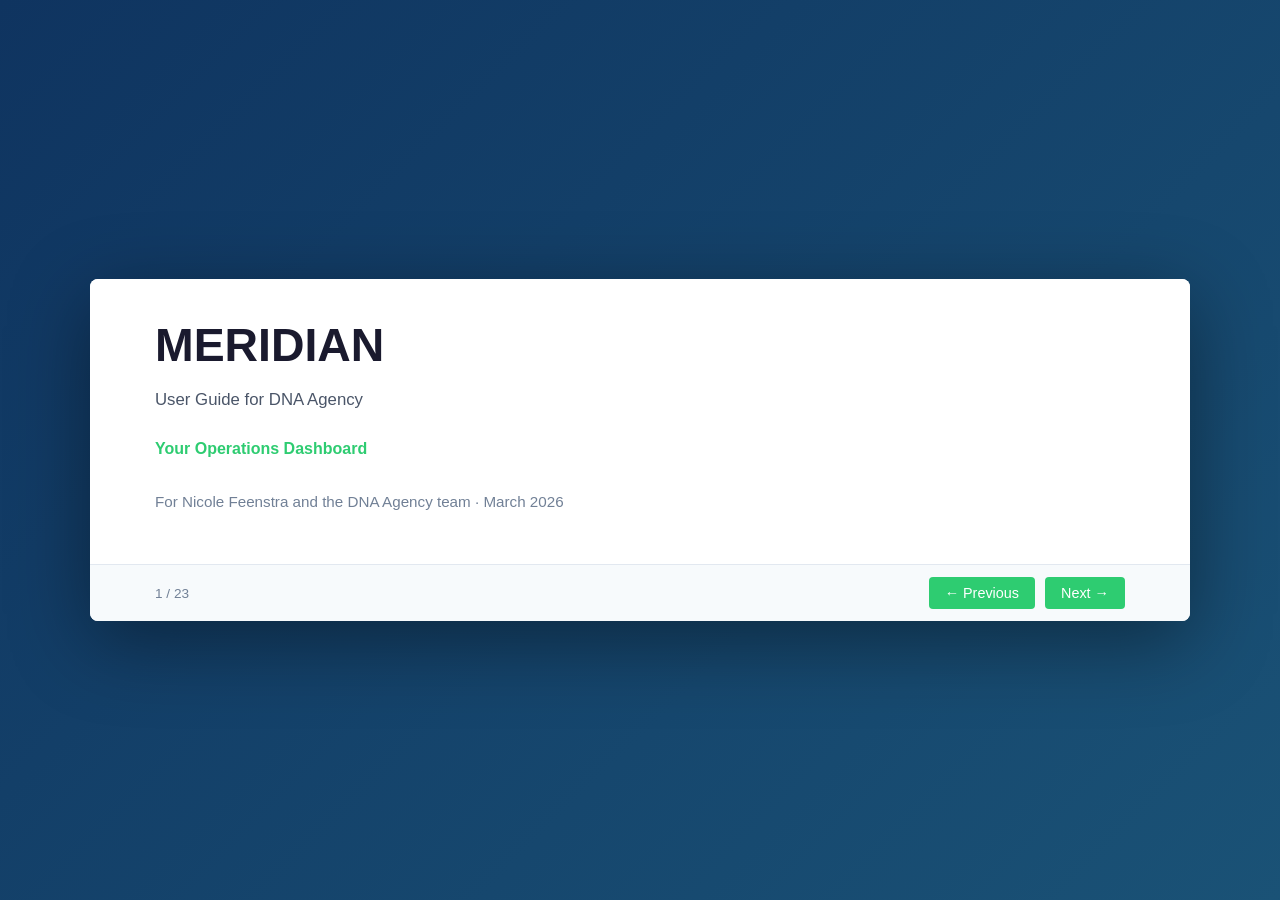
<file: user-deck.html>
<!DOCTYPE html>
<html lang="en">
<head>
    <meta charset="UTF-8">
    <meta name="viewport" content="width=device-width, initial-scale=1.0">
    <title>MERIDIAN — User Guide Slide Deck</title>
    <style>
        * {
            margin: 0;
            padding: 0;
            box-sizing: border-box;
        }
        
        body {
            font-family: -apple-system, BlinkMacSystemFont, 'Segoe UI', Roboto, Oxygen, Ubuntu, Cantarell, sans-serif;
            background: linear-gradient(135deg, #0f3460 0%, #1a5276 100%);
            display: flex;
            justify-content: center;
            align-items: center;
            min-height: 100vh;
            padding: 10px;
        }
        
        .presentation-container {
            width: 100%;
            max-width: 1100px;
            max-height: 85vh;
            background: white;
            border-radius: 8px;
            box-shadow: 0 20px 80px rgba(0,0,0,0.4);
            display: flex;
            flex-direction: column;
            overflow: hidden;
        }
        
        .slide {
            display: none;
            width: 100%;
            flex: 1;
            padding: 40px 65px;
            animation: fadeIn 0.5s ease-in;
            overflow-y: auto;
            background: white;
        }
        
        .slide.active {
            display: flex;
            flex-direction: column;
            justify-content: flex-start;
        }
        
        @keyframes fadeIn {
            from { opacity: 0; }
            to { opacity: 1; }
        }
        
        .slide h1 {
            font-size: 2.9rem;
            color: #1a1a2e;
            margin-bottom: 15px;
            line-height: 1.15;
        }
        
        .slide h2 {
            font-size: 2.3rem;
            color: #1a1a2e;
            margin-bottom: 15px;
            border-bottom: 3px solid #2ecc71;
            padding-bottom: 10px;
        }
        
        .slide h3 {
            font-size: 1.4rem;
            color: #2d3748;
            margin-top: 12px;
            margin-bottom: 10px;
            font-weight: 600;
        }
        
        .slide p {
            font-size: 1.05rem;
            color: #4a5568;
            line-height: 1.5;
            margin-bottom: 10px;
        }
        
        .slide ul {
            font-size: 1rem;
            color: #4a5568;
            line-height: 1.6;
            margin-left: 20px;
        }
        
        .slide li {
            margin-bottom: 8px;
        }
        
        .slide ol {
            font-size: 1rem;
            color: #4a5568;
            line-height: 1.6;
            margin-left: 20px;
        }
        
        .slide ol li {
            margin-bottom: 8px;
        }
        
        .subtitle {
            font-size: 1.2rem;
            color: #718096;
            font-weight: 300;
            margin-bottom: 8px;
        }
        
        .highlight {
            color: #2ecc71;
            font-weight: 600;
        }
        
        .warning {
            background: #fff3cd;
            border-left: 3px solid #ffc107;
            padding: 14px;
            border-radius: 3px;
            margin: 10px 0;
            font-size: 0.98rem;
        }
        
        table {
            width: 100%;
            border-collapse: collapse;
            margin: 12px 0;
            font-size: 0.9rem;
        }
        
        table th {
            background: #f0f9ff;
            color: #1a1a2e;
            padding: 10px;
            text-align: left;
            font-weight: 600;
            border-bottom: 2px solid #cbd5e0;
        }
        
        table td {
            padding: 8px 10px;
            border-bottom: 1px solid #e2e8f0;
            color: #4a5568;
        }
        
        .footer {
            display: flex;
            justify-content: space-between;
            align-items: center;
            padding: 12px 65px;
            background: #f7fafc;
            border-top: 1px solid #e2e8f0;
            font-size: 0.85rem;
            color: #718096;
            flex-shrink: 0;
        }
        
        .controls {
            display: flex;
            gap: 10px;
            align-items: center;
        }
        
        button {
            background: #2ecc71;
            color: white;
            border: none;
            padding: 8px 16px;
            border-radius: 4px;
            cursor: pointer;
            font-size: 0.9rem;
            transition: background 0.3s;
        }
        
        button:hover {
            background: #27ae60;
        }
        
        .feature-box {
            background: #f0fdf4;
            padding: 14px;
            border-left: 3px solid #2ecc71;
            border-radius: 3px;
            margin: 10px 0;
            font-size: 0.98rem;
        }
        
        code {
            background: #f5f5f5;
            padding: 2px 6px;
            border-radius: 3px;
            font-family: 'Monaco', 'Courier New', monospace;
            color: #22863a;
            font-size: 0.9rem;
        }
    </style>
</head>
<body>
    <div class="presentation-container">
        <!-- Slide 1 -->
        <div class="slide active">
            <h1>MERIDIAN</h1>
            <p class="subtitle">User Guide for DNA Agency</p>
            <p style="margin-top: 15px; font-size: 1rem;"><span class="highlight">Your Operations Dashboard</span></p>
            <p style="margin-top: 20px; font-size: 0.95rem; color: #718096;">For Nicole Feenstra and the DNA Agency team · March 2026</p>
        </div>

        <!-- Slide 2 -->
        <div class="slide">
            <h2>Welcome to MERIDIAN</h2>
            <p>Your private dashboard for:</p>
            <ul style="margin-top: 10px;">
                <li>📊 <strong>Campaigns</strong> — All your ad spend and performance</li>
                <li>👥 <strong>Contacts</strong> — Prospects and partners in a pipeline</li>
                <li>💰 <strong>Fundraising</strong> — Donor pipeline and grant tracking</li>
                <li>🎨 <strong>Creative</strong> — AI-powered deck generation</li>
            </ul>
            <h3 style="margin-top: 15px;">Access</h3>
            <p style="font-size: 0.95rem;">Bookmark: <code>https://ydescieux2-del.github.io/meridian-demo/</code><br>No login • No installation</p>
        </div>

        <!-- Slide 3 -->
        <div class="slide">
            <h2>⚠️ Important: Same Device & Browser</h2>
            <div class="warning">
                ⚠️ <strong>Until Phase 2:</strong> Your data lives on the device you use. If you open MERIDIAN in Chrome on your Mac, your data is there. Switch to Safari or a different computer = empty dashboard.
            </div>
            <h3>Best Practice</h3>
            <ul style="font-size: 0.9rem;">
                <li>✓ Always use same browser on same device</li>
                <li>✗ Don't switch browsers or computers</li>
                <li>✗ Don't use incognito (data won't save)</li>
            </ul>
            <p style="margin-top: 12px; font-size: 0.9rem; color: #718096;"><em>Phase 2 (Summer 2026) will sync everywhere.</em></p>
        </div>

        <!-- Slide 4 -->
        <div class="slide">
            <h2>The Four Tabs Overview</h2>
            <p><strong>1. Campaign Command Center</strong><br>See all ad campaigns (Meta & Google). Track spend, leads, CPL, CTR, ROAS. <span class="highlight">Drill-down for details.</span></p>
            <p style="margin-top: 8px;"><strong>2. CRM & Pipeline</strong><br>Manage contacts. Organize by stage in kanban board. Track last contact date.</p>
            <p style="margin-top: 8px;"><strong>3. Nonprofit Finance</strong><br>Monitor fundraising. See donor pipeline and YTD totals. <span class="highlight">Drill-down for breakdown.</span></p>
            <p style="margin-top: 8px;"><strong>4. Creative Studio</strong><br>Generate presentations. Use Claude AI, Gamma, or Canva. On-demand.</p>
        </div>

        <!-- Slide 5 -->
        <div class="slide">
            <h2>Campaign Tab: View & Drill-Down</h2>
            <h3>What You See</h3>
            <p style="font-size: 0.9rem;">Table with: Campaign Name • Platform • Spend • Leads • CPL • CTR • ROAS</p>
            <h3>Drill-Down Feature</h3>
            <ol style="font-size: 0.9rem;">
                <li>Click any campaign name</li>
                <li>See: daily spend/leads • audience targeting • creative performance • trends</li>
            </ol>
            <p style="margin-top: 10px; font-size: 0.85rem;"><strong>Why it matters:</strong> Spot which day campaign went flat • know which audience converts best • see lowest-CPL creative • know when to pause ads</p>
        </div>

        <!-- Slide 6 -->
        <div class="slide">
            <h2>Campaign Tab: Connect Your Data</h2>
            <h3>Connect Meta Ads (Step 1)</h3>
            <ol style="font-size: 0.9rem;">
                <li>MERIDIAN → Campaign tab → "Connect Meta Ads"</li>
                <li>Redirected to Facebook</li>
                <li>Log in • Click Approve → campaigns appear</li>
            </ol>
            <h3>Connect Google Ads (Step 2)</h3>
            <ol style="font-size: 0.9rem;">
                <li>MERIDIAN → Campaign tab → "Connect Google Ads"</li>
                <li>Redirected to Google</li>
                <li>Log in • Click Approve → campaigns appear</li>
            </ol>
            <p style="margin-top: 10px; font-size: 0.85rem;"><span class="highlight">Security:</span> You never give Von your passwords. You log into Facebook/Google directly.</p>
        </div>

        <!-- Slide 7 -->
        <div class="slide">
            <h2>CRM Tab: Manage Your Contacts</h2>
            <h3>Kanban Stages</h3>
            <p style="font-size: 0.9rem;">New → Qualified → Proposal → Negotiation → Closed</p>
            <h3>Add a Contact</h3>
            <p style="font-size: 0.9rem;">Click "+ Add Contact" • Fill in name, email, phone, company, title, tags, notes, headshot • Pick stage • Save</p>
            <h3>Move Between Stages</h3>
            <p style="font-size: 0.9rem;"><strong>Drag & drop:</strong> Click contact → drag to new stage • Saved automatically</p>
            <h3>Track Follow-Ups</h3>
            <p style="font-size: 0.9rem;">Use tags ("needs-call-this-week") • See "Last Contact: [date]"</p>
        </div>

        <!-- Slide 8 -->
        <div class="slide">
            <h2>Finance Tab: Donor Pipeline</h2>
            <h3>Four Stages</h3>
            <table style="font-size: 0.85rem;">
                <tr><th>Stage</th><th>What It Means</th></tr>
                <tr><td><strong>Education</strong></td><td>Prospects who know about you</td></tr>
                <tr><td><strong>Engagement</strong></td><td>They've engaged (attended event, emails)</td></tr>
                <tr><td><strong>Ask</strong></td><td>You've made funding request</td></tr>
                <tr><td><strong>Thank</strong></td><td>Donors who've given</td></tr>
            </table>
            <p style="margin-top: 10px; font-size: 0.9rem;"><span class="highlight">Why it matters:</span> See conversion rates • know where to focus effort</p>
        </div>

        <!-- Slide 9 -->
        <div class="slide">
            <h2>Finance Tab: YTD Totals & Drill-Down</h2>
            <h3>Dashboard Shows</h3>
            <ul style="font-size: 0.9rem;">
                <li>Total gifts received this year (by month)</li>
                <li>Number of donors</li>
                <li>Average gift size</li>
                <li>Grant awards received</li>
            </ul>
            <h3>Drill-Down Example</h3>
            <p style="font-size: 0.9rem;"><strong>Dashboard:</strong> "$127,000 raised in March"</p>
            <p style="font-size: 0.9rem; margin-top: 5px;"><strong>Click March:</strong> See $25K from Alice Chen • $15K matching gift • $60K grant award • plus smaller gifts</p>
            <p style="margin-top: 8px; font-size: 0.85rem;">Know which donors/grants drove the month • send personalized thank-yous</p>
        </div>

        <!-- Slide 10 -->
        <div class="slide">
            <h2>Finance Tab: Tracking Grants</h2>
            <h3>Add a Grant</h3>
            <ol style="font-size: 0.9rem;">
                <li>MERIDIAN → Nonprofit Finance → "+ Add Grant"</li>
                <li>Fill in: Name • Funder • Amount • Deadline • Status • Notes</li>
                <li>Save</li>
            </ol>
            <h3>Update Status</h3>
            <p style="font-size: 0.9rem;">Find grant → click → change Status → Save</p>
            <p style="margin-top: 10px; font-size: 0.85rem;"><strong>Note:</strong> Auto-reminders are Phase 2. For now, check Grant Tracker monthly.</p>
        </div>

        <!-- Slide 11 -->
        <div class="slide">
            <h2>Creative Studio: Generate Decks</h2>
            <h3>Using Gamma (Most Common)</h3>
            <ol style="font-size: 0.9rem;">
                <li>Creative Studio tab → Fill in brief (topic, audience, tone, key message)</li>
                <li>Click "Generate with Gamma"</li>
                <li>Gamma opens in new tab (brief pre-filled)</li>
                <li>Click Generate → Gamma creates slides</li>
                <li>Edit in Gamma → download or share</li>
            </ol>
            <h3>Using Claude (Quick Outline)</h3>
            <p style="font-size: 0.9rem;">Fill in brief → Click "Generate Outline" → 5-slide outline appears inline</p>
        </div>

        <!-- Slide 12 -->
        <div class="slide">
            <h2>Creative Studio: Phase 2 Features (Coming)</h2>
            <div class="feature-box" style="font-size: 0.9rem;">
                <strong>✓ Campaign Data Auto-Injection</strong><br>Write brief → MERIDIAN pulls real Q1 spend, leads, CPL, ROAS → Gamma generates with REAL numbers
            </div>
            <div class="feature-box" style="font-size: 0.9rem;">
                <strong>✓ Donor Impact Decks</strong><br>Click "Generate Donor Report" → deck shows contribution and impact
            </div>
            <div class="feature-box" style="font-size: 0.9rem;">
                <strong>✓ Google Slides Export</strong><br>Generate in Gamma → Export to Google Slides → auto-shared
            </div>
            <div class="feature-box" style="font-size: 0.9rem;">
                <strong>✓ Template Library & Brand Kit</strong><br>Pre-built templates + set colors/fonts/logo once → used everywhere
            </div>
        </div>

        <!-- Slide 13 -->
        <div class="slide">
            <h2>Account Setup: Data Connections</h2>
            <h3>Phase 1 (Now)</h3>
            <ul style="font-size: 0.9rem;">
                <li>✓ Connect Meta Ads → see campaigns</li>
                <li>✓ Connect Google Ads → see campaigns</li>
                <li>Manual entry for contacts & donors</li>
            </ul>
            <h3>Phase 2 (Coming)</h3>
            <ul style="font-size: 0.9rem;">
                <li>✓ Plaid (banks & credit cards) → donations auto-appear</li>
                <li>✓ QuickBooks → P&L automatically syncs</li>
                <li>✓ Email notifications for deadlines</li>
            </ul>
            <p style="margin-top: 10px; font-size: 0.85rem;"><span class="highlight">Key:</span> Your data goes directly to those services. Von never sees your passwords.</p>
        </div>

        <!-- Slide 14 -->
        <div class="slide">
            <h2>Best Practices: Weekly Routine</h2>
            <ul>
                <li><strong>Monday morning:</strong> Open Campaign tab • review weekend spend & leads</li>
                <li><strong>Wednesday:</strong> Check CRM • see who needs follow-ups</li>
                <li><strong>Friday:</strong> Review Nonprofit Finance • see how week's fundraising looks</li>
            </ul>
        </div>

        <!-- Slide 15 -->
        <div class="slide">
            <h2>Best Practices: Monthly Routine</h2>
            <ul>
                <li><strong>First week:</strong> Export campaign performance data</li>
                <li><strong>Second week:</strong> Review donor pipeline • move donors to next stage</li>
                <li><strong>Third week:</strong> Check grant tracker for upcoming deadlines</li>
                <li><strong>Fourth week:</strong> Build monthly board report using MERIDIAN data</li>
            </ul>
        </div>

        <!-- Slide 16 -->
        <div class="slide">
            <h2>Data Entry Tips</h2>
            <ul style="font-size: 0.9rem;">
                <li>When adding contact: always include note on where you met them</li>
                <li>Use consistent tags (don't mix "hot-prospect" and "priority")</li>
                <li>Update "Last Contact" date after every conversation</li>
                <li>Upload professional headshot (helps you remember faces)</li>
                <li>Check MERIDIAN weekly instead of ad platforms daily</li>
            </ul>
        </div>

        <!-- Slide 17 -->
        <div class="slide">
            <h2>Troubleshooting FAQ</h2>
            <p style="font-size: 0.9rem;"><strong>Q: I lost all my data!</strong><br>A: You cleared browser cache or switched devices. Until Phase 2, always use same browser/device.</p>
            <p style="font-size: 0.9rem;"><strong>Q: Campaign numbers look wrong.</strong><br>A: Data updates every 5 minutes. Wait 10 min and refresh. If still wrong, check Meta Ads Manager.</p>
            <p style="font-size: 0.9rem;"><strong>Q: No grant deadline reminder.</strong><br>A: Auto-reminders are Phase 2. Check Grant Tracker monthly yourself.</p>
            <p style="font-size: 0.9rem;"><strong>Q: Can I use MERIDIAN on iPhone?</strong><br>A: Yes, it's mobile-friendly! But data won't sync to Mac until Phase 2.</p>
        </div>

        <!-- Slide 18 -->
        <div class="slide">
            <h2>Getting Help</h2>
            <h3>Minor Issues</h3>
            <ul style="font-size: 0.9rem;">
                <li>Refresh browser (Cmd+Shift+R on Mac)</li>
                <li>Check you're using same browser/device</li>
                <li>Verify all connections set up (Meta, Google)</li>
            </ul>
            <h3>Technical Problems</h3>
            <ul style="font-size: 0.9rem;">
                <li>Contact Von Descieux (Descieux Digital)</li>
                <li>Describe what happened + screenshot error</li>
                <li>Let him know if urgent</li>
            </ul>
        </div>

        <!-- Slide 19 -->
        <div class="slide">
            <h2>Security: How Your Data Is Protected</h2>
            <div class="feature-box" style="font-size: 0.9rem;">
                <strong>✓ OAuth 2.0:</strong> You log into Meta/Google/QB directly — not through MERIDIAN
            </div>
            <div class="feature-box" style="font-size: 0.9rem;">
                <strong>✓ Secure Connections:</strong> All data sent over HTTPS (locked)
            </div>
            <div class="feature-box" style="font-size: 0.9rem;">
                <strong>✓ Data on Your Device:</strong> Phase 1 stores data only on your computer (localStorage)
            </div>
            <div class="feature-box" style="font-size: 0.9rem;">
                <strong>✓ Plaid Security:</strong> Bank login goes directly to your bank — Von never sees it
            </div>
        </div>

        <!-- Slide 20 -->
        <div class="slide">
            <h2>Security: Phase 2 Enhancements</h2>
            <div class="feature-box" style="font-size: 0.9rem;">
                <strong>✓ Database Encryption:</strong> Sensitive info encrypted in database
            </div>
            <div class="feature-box" style="font-size: 0.9rem;">
                <strong>✓ Authentication:</strong> Email + password or login via Google/Microsoft
            </div>
            <div class="feature-box" style="font-size: 0.9rem;">
                <strong>✓ Audit Logs:</strong> Full record of who accessed/changed what and when
            </div>
            <div class="feature-box" style="font-size: 0.9rem;">
                <strong>✓ Automatic Backups:</strong> Your data backed up automatically — never lose it
            </div>
            <div class="feature-box" style="font-size: 0.9rem;">
                <strong>✓ Quarterly Key Rotation:</strong> API keys refreshed automatically
            </div>
        </div>

        <!-- Slide 21 -->
        <div class="slide">
            <h2>Phase 2 Release (Summer 2026)</h2>
            <h3>What's Changing</h3>
            <ul style="font-size: 0.9rem;">
                <li>✓ Multi-device sync — access from any device</li>
                <li>✓ Persistent backup — never lose data</li>
                <li>✓ Real-time data — banks, QB, campaigns auto-sync</li>
                <li>✓ Email alerts — deadline & budget notifications</li>
                <li>✓ Automated reports — monthly data export</li>
            </ul>
            <h3>What Stays the Same</h3>
            <ul style="font-size: 0.9rem;">
                <li>URL access • Four familiar tabs • Clean interface</li>
            </ul>
        </div>

        <!-- Slide 22 -->
        <div class="slide">
            <h2>Get Ready for Phase 2</h2>
            <h3>Action Items</h3>
            <ol style="font-size: 0.9rem;">
                <li><strong>Get comfortable:</strong> Use MERIDIAN daily in Phase 1</li>
                <li><strong>Clean up data:</strong> Organize contacts, campaigns, donors</li>
                <li><strong>Pick timezone:</strong> For backup reporting</li>
                <li><strong>Decide on multi-user:</strong> Want team members accessing MERIDIAN?</li>
            </ol>
            <p style="margin-top: 12px; font-size: 0.85rem; color: #718096;"><em>We'll give you plenty of notice before Phase 2 transition.</em></p>
        </div>

        <!-- Slide 23 -->
        <div class="slide">
            <h1 style="text-align: center;">You're Ready!</h1>
            <ul style="font-size: 1rem;">
                <li>✓ Always use same device & browser</li>
                <li>✓ Four tabs: Campaigns • Contacts • Fundraising • Creative</li>
                <li>✓ Drill-down into campaign & fundraising details</li>
                <li>✓ Connect Meta & Google for live data</li>
                <li>✓ Weekly/monthly routines for organization</li>
                <li>✓ Secure: OAuth 2.0 + encrypted Phase 2 backend</li>
                <li>✓ Phase 2 Summer 2026 with multi-device sync</li>
                <li>✓ Contact Von anytime with questions</li>
            </ul>
        </div>
        
        <div class="footer">
            <span><span id="current-slide">1</span> / <span id="total-slides">23</span></span>
            <div class="controls">
                <button onclick="previousSlide()">← Previous</button>
                <button onclick="nextSlide()">Next →</button>
            </div>
        </div>
    </div>
    
    <script>
        let currentSlide = 0;
        const slides = document.querySelectorAll('.slide');
        const totalSlides = slides.length;
        document.getElementById('total-slides').textContent = totalSlides;
        
        function showSlide(n) {
            slides[currentSlide].classList.remove('active');
            currentSlide = (n + totalSlides) % totalSlides;
            slides[currentSlide].classList.add('active');
            document.getElementById('current-slide').textContent = currentSlide + 1;
        }
        
        function nextSlide() {
            showSlide(currentSlide + 1);
        }
        
        function previousSlide() {
            showSlide(currentSlide - 1);
        }
        
        document.addEventListener('keydown', (e) => {
            if (e.key === 'ArrowRight') nextSlide();
            if (e.key === 'ArrowLeft') previousSlide();
        });
    </script>
</body>
</html>
</file>
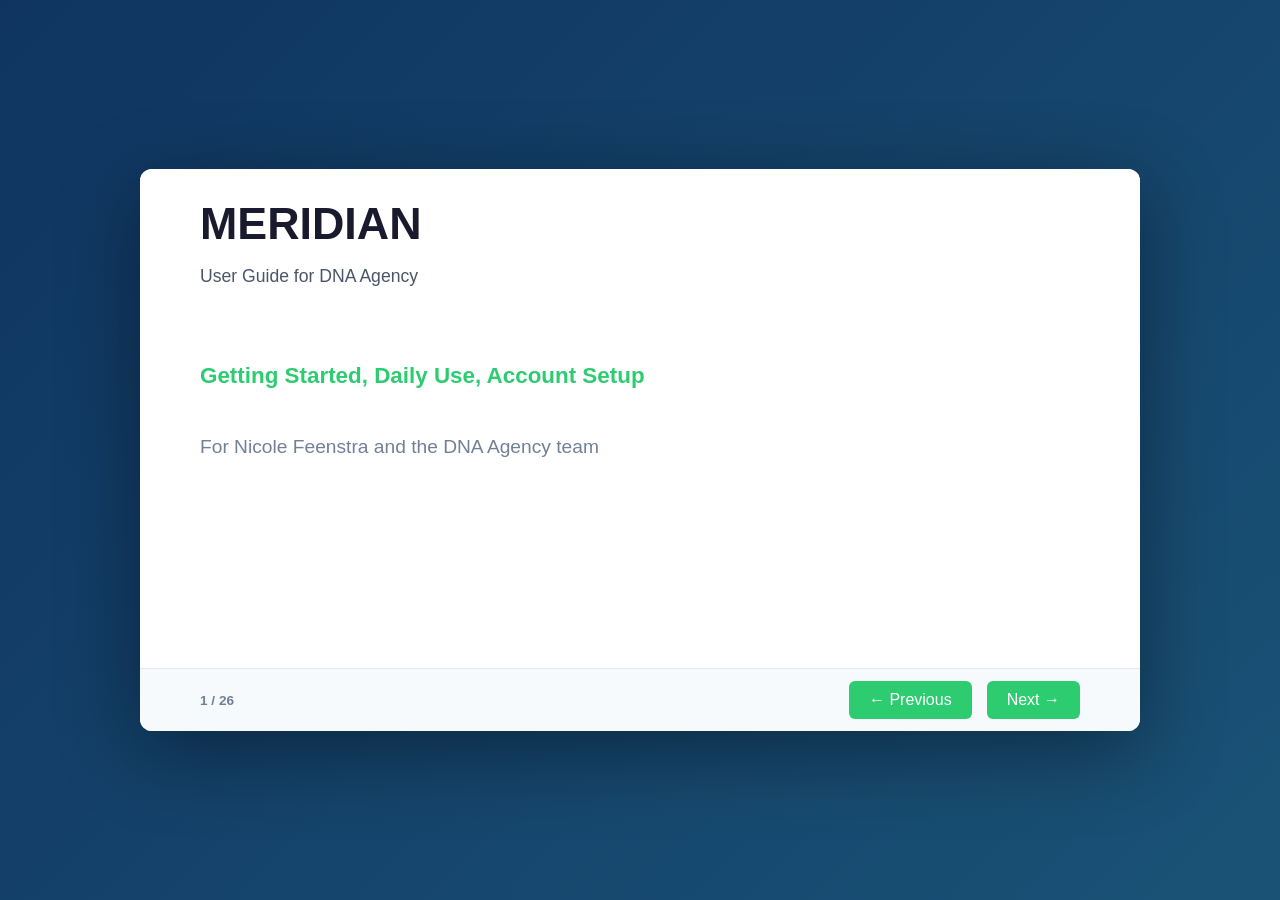
<file: user-slideshow.html>
<!DOCTYPE html>
<html lang="en">
<head>
    <meta charset="UTF-8">
    <meta name="viewport" content="width=device-width, initial-scale=1.0">
    <title>MERIDIAN — User Guide Slide Deck</title>
    <style>
        * {
            margin: 0;
            padding: 0;
            box-sizing: border-box;
        }
        
        body {
            font-family: -apple-system, BlinkMacSystemFont, 'Segoe UI', Roboto, Oxygen, Ubuntu, Cantarell, sans-serif;
            background: linear-gradient(135deg, #0f3460 0%, #1a5276 100%);
            display: flex;
            justify-content: center;
            align-items: center;
            min-height: 100vh;
            padding: 20px;
        }
        
        .presentation-container {
            width: 100%;
            max-width: 1000px;
            aspect-ratio: 16 / 9;
            background: white;
            border-radius: 12px;
            box-shadow: 0 20px 80px rgba(0,0,0,0.4);
            display: flex;
            flex-direction: column;
            overflow: hidden;
        }
        
        .slide {
            display: none;
            width: 100%;
            height: 100%;
            padding: 40px 60px;
            flex-direction: column;
            justify-content: flex-start;
            padding-top: 30px;
            animation: fadeIn 0.5s ease-in;
            overflow-y: auto;
            background: white;
        }
        
        .slide.active {
            display: flex;
        }
        
        @keyframes fadeIn {
            from { opacity: 0; }
            to { opacity: 1; }
        }
        
        .slide h1 {
            font-size: 2.8rem;
            color: #1a1a2e;
            margin-bottom: 15px;
            line-height: 1.1;
        }
        
        .slide h2 {
            font-size: 2.2rem;
            color: #1a1a2e;
            margin-bottom: 15px;
            border-bottom: 4px solid #2ecc71;
            padding-bottom: 10px;
        }
        
        .slide h3 {
            font-size: 1.4rem;
            color: #2d3748;
            margin-top: 12px;
            margin-bottom: 10px;
        }
        
        .slide p {
            font-size: 1.1rem;
            color: #4a5568;
            line-height: 1.5;
            margin-bottom: 10px;
        }
        
        .slide ul {
            font-size: 1rem;
            color: #4a5568;
            line-height: 1.6;
            margin-left: 25px;
        }
        
        .slide li {
            margin-bottom: 6px;
        }
        
        .slide ol {
            font-size: 1rem;
            color: #4a5568;
            line-height: 1.6;
            margin-left: 25px;
        }
        
        .slide ol li {
            margin-bottom: 6px;
        }
        
        .subtitle {
            font-size: 1.4rem;
            color: #718096;
            font-weight: 300;
            margin-bottom: 10px;
        }
        
        .highlight {
            color: #2ecc71;
            font-weight: 600;
        }
        
        .warning {
            background: #fff3cd;
            border-left: 4px solid #ffc107;
            padding: 20px;
            border-radius: 4px;
            margin: 20px 0;
        }
        
        .warning strong {
            color: #ff6b6b;
        }
        
        table {
            width: 100%;
            border-collapse: collapse;
            margin: 10px 0;
            font-size: 0.9rem;
        }
        
        table th {
            background: #f0f9ff;
            color: #1a1a2e;
            padding: 12px;
            text-align: left;
            font-weight: 600;
            border-bottom: 2px solid #cbd5e0;
        }
        
        table td {
            padding: 10px 12px;
            border-bottom: 1px solid #e2e8f0;
            color: #4a5568;
        }
        
        .footer {
            display: flex;
            justify-content: space-between;
            align-items: center;
            padding: 12px 60px;
            background: #f7fafc;
            border-top: 1px solid #e2e8f0;
            font-size: 0.85rem;
            color: #718096;
        }
        
        .controls {
            display: flex;
            gap: 15px;
            align-items: center;
        }
        
        button {
            background: #2ecc71;
            color: white;
            border: none;
            padding: 10px 20px;
            border-radius: 6px;
            cursor: pointer;
            font-size: 1rem;
            transition: background 0.3s;
        }
        
        button:hover {
            background: #27ae60;
        }
        
        .slide-counter {
            color: #718096;
            font-weight: 600;
        }
        
        .feature-box {
            background: #f0fdf4;
            padding: 20px;
            border-left: 4px solid #2ecc71;
            border-radius: 4px;
            margin: 15px 0;
        }
        
        code {
            background: #f5f5f5;
            padding: 2px 8px;
            border-radius: 4px;
            font-family: 'Monaco', 'Courier New', monospace;
            color: #22863a;
        }
        
        .two-col {
            display: grid;
            grid-template-columns: 1fr 1fr;
            gap: 30px;
        }
    </style>
</head>
<body>
    <div class="presentation-container">
        <!-- Slide 1: Title -->
        <div class="slide active">
            <h1>MERIDIAN</h1>
            <p class="subtitle">User Guide for DNA Agency</p>
            <div style="margin-top: 60px;">
                <p style="font-size: 1.4rem;"><span class="highlight">Getting Started, Daily Use, Account Setup</span></p>
                <p style="margin-top: 40px; font-size: 1.2rem; color: #718096;">For Nicole Feenstra and the DNA Agency team</p>
            </div>
        </div>

        <!-- Slide 2: Welcome -->
        <div class="slide">
            <h2>Welcome to MERIDIAN</h2>
            <p>Your private operations dashboard that brings together:</p>
            <ul style="margin-top: 20px; font-size: 1.2rem;">
                <li>📊 <strong>Campaigns</strong> — All your ad spend and performance</li>
                <li>👥 <strong>Contacts</strong> — Prospects, partners, everyone in a pipeline</li>
                <li>💰 <strong>Fundraising</strong> — Donor pipeline and grant tracking</li>
                <li>🎨 <strong>Creative</strong> — AI-powered deck generation</li>
            </ul>
            
            <h3 style="margin-top: 30px;">How to Access</h3>
            <ol style="font-size: 1.2rem;">
                <li>Bookmark: <code>https://ydescieux2-del.github.io/meridian-demo/</code></li>
                <li>Open in your browser</li>
                <li>No login, no installation needed</li>
            </ol>
        </div>

        <!-- Slide 3: Important First Step -->
        <div class="slide">
            <h2>⚠️ Important: Same Device & Browser</h2>
            <div class="warning">
                <strong>⚠️ IMPORTANT (Until Phase 2)</strong><br>
                Your data lives on the device you use. If you open MERIDIAN in Chrome on your Mac, your data is stored there. If you switch to Safari or a different computer, you'll see an empty dashboard.
            </div>
            
            <h3 style="margin-top: 30px;">Best Practice</h3>
            <ul style="font-size: 1.15rem;">
                <li>✓ <strong>DO:</strong> Always open MERIDIAN in the same browser on the same device</li>
                <li>✗ <strong>DON'T:</strong> Switch between browsers or computers</li>
                <li>✗ <strong>DON'T:</strong> Open MERIDIAN in incognito/private mode (data won't be saved)</li>
            </ul>
            
            <p style="margin-top: 30px; color: #718096;"><em>We'll upgrade this in Phase 2 so your data syncs everywhere.</em></p>
        </div>

        <!-- Slide 4: The Four Tabs Overview -->
        <div class="slide">
            <h2>The Four Tabs: Quick Overview</h2>
            <div style="font-size: 1.2rem; line-height: 2.2;">
                <p><strong>1. Campaign Command Center</strong><br>See all your ad campaigns (Meta & Google) in one place. Track spend, leads, CPL, CTR, ROAS.</p>
                
                <p style="margin-top: 15px;"><strong>2. CRM & Pipeline</strong><br>Manage all your contacts, prospects, and partners. Organize them by stage in a kanban board.</p>
                
                <p style="margin-top: 15px;"><strong>3. Nonprofit Finance</strong><br>Monitor fundraising and grants. See your donor pipeline and YTD totals.</p>
                
                <p style="margin-top: 15px;"><strong>4. Creative Studio</strong><br>Generate presentations on-demand using Claude AI, Gamma, and Canva.</p>
            </div>
        </div>

        <!-- Slide 5: Campaign Tab - What You See -->
        <div class="slide">
            <h2>Tab 1: Campaign Command Center</h2>
            <h3>What You See</h3>
            <p>A table showing each active campaign with:</p>
            <ul style="font-size: 1.15rem;">
                <li><strong>Campaign Name</strong></li>
                <li><strong>Platform</strong> (Meta or Google)</li>
                <li><strong>Total Spend</strong></li>
                <li><strong>Leads Generated</strong></li>
                <li><strong>Cost Per Lead (CPL)</strong> — lower is better</li>
                <li><strong>Click-Through Rate (CTR)</strong></li>
                <li><strong>Return on Ad Spend (ROAS)</strong></li>
            </ul>
        </div>

        <!-- Slide 6: Campaign Tab - Drill-Down -->
        <div class="slide">
            <h2>Campaign Tab: Drill-Down Feature</h2>
            <h3>How It Works</h3>
            <ol style="font-size: 1.15rem;">
                <li>Click any campaign name</li>
                <li>See detailed breakdown including:
                    <ul style="margin-left: 20px; margin-top: 10px;">
                        <li>Daily spend and leads (calendar view)</li>
                        <li>Audience targeting details</li>
                        <li>Creative ad performance</li>
                        <li>Performance trends over time</li>
                    </ul>
                </li>
            </ol>
            
            <h3 style="margin-top: 20px;">Why This Matters</h3>
            <p>Instead of just "Campaign spent $5,000 and got 150 leads":</p>
            <ul style="font-size: 1.1rem;">
                <li>See which day the campaign went flat</li>
                <li>Know which audience segment converts best</li>
                <li>Identify which ad creative has the lowest CPL</li>
                <li>Know when to pause underperforming ads</li>
            </ul>
        </div>

        <!-- Slide 7: Campaign Tab - Setup Meta -->
        <div class="slide">
            <h2>Campaign Tab: Connect Your Meta Ads</h2>
            <h3>Steps</h3>
            <ol style="font-size: 1.15rem;">
                <li>Go to MERIDIAN → Campaign Command Center tab</li>
                <li>Look for "Connect Meta Ads" button</li>
                <li>Click it → Redirected to Facebook</li>
                <li>Log in with your Facebook account</li>
                <li>Click Approve when asked for permission</li>
                <li>Redirect back to MERIDIAN</li>
                <li>Your campaigns appear after a few seconds</li>
            </ol>
            
            <div class="feature-box" style="margin-top: 20px;">
                <strong>Security:</strong> You never give Von your Facebook password. MERIDIAN just asks Facebook for permission to read your campaigns.
            </div>
        </div>

        <!-- Slide 8: Campaign Tab - Setup Google -->
        <div class="slide">
            <h2>Campaign Tab: Connect Your Google Ads</h2>
            <h3>Steps</h3>
            <ol style="font-size: 1.15rem;">
                <li>Go to MERIDIAN → Campaign Command Center tab</li>
                <li>Look for "Connect Google Ads" button</li>
                <li>Click it → Redirected to Google</li>
                <li>Log in with your Google account</li>
                <li>Click Approve</li>
                <li>Redirect back to MERIDIAN</li>
                <li>Google campaigns appear in your dashboard</li>
            </ol>
            
            <h3 style="margin-top: 20px;">Troubleshooting</h3>
            <p><strong>Can't see a Connect button?</strong> Refresh the page.</p>
            <p><strong>Invalid Account error?</strong> You need admin access to the ad account.</p>
            <p><strong>Spend numbers look wrong?</strong> Wait 10 minutes for data to sync.</p>
        </div>

        <!-- Slide 9: CRM Tab - Overview -->
        <div class="slide">
            <h2>Tab 2: CRM & Pipeline</h2>
            <h3>What You See</h3>
            <p>A kanban-style board with contact lanes:</p>
            <ul style="font-size: 1.15rem;">
                <li><strong>New</strong> — Leads you just acquired</li>
                <li><strong>Qualified</strong> — Good fit, interest confirmed</li>
                <li><strong>Proposal</strong> — You've sent a proposal</li>
                <li><strong>Negotiation</strong> — Back-and-forth, getting closer</li>
                <li><strong>Closed</strong> — Deal won or lost</li>
            </ul>
            
            <h3 style="margin-top: 20px;">What You Can Do</h3>
            <p style="font-size: 1.15rem;">Add contacts, drag-drop between stages, edit details, upload headshots, add notes and tags</p>
        </div>

        <!-- Slide 10: CRM Tab - Adding Contacts -->
        <div class="slide">
            <h2>CRM Tab: Adding a Contact</h2>
            <h3>Steps</h3>
            <ol style="font-size: 1.15rem;">
                <li>Go to MERIDIAN → CRM & Pipeline</li>
                <li>Click "+ Add Contact"</li>
                <li>Fill in the form:
                    <ul style="margin-left: 20px; margin-top: 10px;">
                        <li>Name (required)</li>
                        <li>Email, Phone, Company, Title</li>
                        <li>Tags (e.g., "hot-prospect", "major-donor")</li>
                        <li>Notes (e.g., "Met at March gala")</li>
                        <li>Social links (LinkedIn, Twitter, etc.)</li>
                        <li>Headshot (upload a photo)</li>
                    </ul>
                </li>
                <li>Pick a Stage</li>
                <li>Click Save</li>
            </ol>
        </div>

        <!-- Slide 11: CRM Tab - Moving Contacts -->
        <div class="slide">
            <h2>CRM Tab: Managing Your Pipeline</h2>
            <h3>Moving Contacts Between Stages</h3>
            <ul style="font-size: 1.2rem;">
                <li><strong>Drag & Drop:</strong> Find contact → drag to new stage → saved automatically</li>
                <li><strong>Or Edit:</strong> Click contact → change Stage dropdown → Save</li>
            </ul>
            
            <h3 style="margin-top: 25px;">Using Tags for Priorities</h3>
            <ul style="font-size: 1.2rem;">
                <li>Tag contacts: "needs-call-this-week", "waiting-for-them"</li>
                <li>Filter by tag to see all tagged contacts</li>
                <li>Work through them systematically</li>
            </ul>
            
            <h3 style="margin-top: 25px;">Tracking Last Contact</h3>
            <p style="font-size: 1.15rem;">Each contact shows "Last Contact: [date]". If it says "45 days ago" → time to reach out!</p>
        </div>

        <!-- Slide 12: Finance Tab - Overview -->
        <div class="slide">
            <h2>Tab 3: Nonprofit Finance</h2>
            <h3>What You See</h3>
            <p>Four main sections:</p>
            <ul style="font-size: 1.15rem;">
                <li><strong>Donor Pipeline:</strong> Visual funnel (Education → Engagement → Ask → Thank)</li>
                <li><strong>Donor Records:</strong> Individual profiles with gift history</li>
                <li><strong>Grant Tracker:</strong> Grants with deadlines, status, amounts</li>
                <li><strong>YTD Totals:</strong> Where your money came from this year</li>
            </ul>
        </div>

        <!-- Slide 13: Finance Tab - Donor Pipeline -->
        <div class="slide">
            <h2>Finance Tab: Donor Pipeline</h2>
            <h3>The Four Stages</h3>
            <table>
                <tr>
                    <th>Stage</th>
                    <th>What It Means</th>
                    <th>When to Move</th>
                </tr>
                <tr>
                    <td><strong>Education</strong></td>
                    <td>Prospects who know about you</td>
                    <td>After initial contact</td>
                </tr>
                <tr>
                    <td><strong>Engagement</strong></td>
                    <td>They're engaged (attended event, opened emails)</td>
                    <td>Once they RSVP or respond</td>
                </tr>
                <tr>
                    <td><strong>Ask</strong></td>
                    <td>You've made a funding request</td>
                    <td>After you pitch/ask for money</td>
                </tr>
                <tr>
                    <td><strong>Thank</strong></td>
                    <td>Donors who've given</td>
                    <td>Once they contribute</td>
                </tr>
            </table>
            
            <p style="margin-top: 15px; font-size: 1.1rem;"><span class="highlight">Why This Matters:</span> See conversion rates. Are lots in Education but few moving to Ask? That's your signal to focus on engagement.</p>
        </div>

        <!-- Slide 14: Finance Tab - YTD Drill-Down -->
        <div class="slide">
            <h2>Finance Tab: YTD Totals & Drill-Down</h2>
            <h3>What the Dashboard Shows</h3>
            <ul style="font-size: 1.15rem;">
                <li>Total gifts received this year (by month)</li>
                <li>Number of donors</li>
                <li>Average gift size</li>
                <li>Grant awards received</li>
            </ul>
            
            <h3 style="margin-top: 20px;">Drill-Down Example</h3>
            <p style="font-size: 1.15rem; margin-top: 10px;">Dashboard shows: <strong>"$127,000 raised in March"</strong></p>
            <p style="margin-top: 10px;">Click on March → see breakdown:</p>
            <ul style="font-size: 1.1rem; margin-left: 20px;">
                <li>$25,000 gift from Alice Chen</li>
                <li>$15,000 matching gift from her company</li>
                <li>$60,000 awarded from May Grant</li>
                <li>Plus several smaller gifts</li>
            </ul>
        </div>

        <!-- Slide 15: Finance Tab - Tracking Grants -->
        <div class="slide">
            <h2>Finance Tab: Tracking Grants</h2>
            <h3>Adding a Grant</h3>
            <ol style="font-size: 1.15rem;">
                <li>Go to MERIDIAN → Nonprofit Finance tab</li>
                <li>Click "+ Add Grant"</li>
                <li>Fill in:
                    <ul style="margin-left: 20px; margin-top: 10px;">
                        <li>Grant Name (e.g., "CDC Summer Youth Program")</li>
                        <li>Funder (e.g., "Gates Foundation")</li>
                        <li>Amount ($250,000)</li>
                        <li>Deadline (date)</li>
                        <li>Status (Applied, Awarded, Pending, Rejected)</li>
                        <li>Notes</li>
                    </ul>
                </li>
                <li>Click Save</li>
            </ol>
            
            <h3 style="margin-top: 20px;">Updating Status</h3>
            <p style="font-size: 1.15rem;">Find grant → click to edit → change Status → Save</p>
        </div>

        <!-- Slide 16: Creative Tab - Generating Decks -->
        <div class="slide">
            <h2>Tab 4: Creative Studio</h2>
            <h3>Generating a Deck with Gamma (Most Common)</h3>
            <ol style="font-size: 1.15rem;">
                <li>Go to MERIDIAN → Creative Studio tab</li>
                <li>Fill in your brief:
                    <ul style="margin-left: 20px; margin-top: 10px;">
                        <li>Deck Topic (e.g., "Q1 2026 Campaign Performance")</li>
                        <li>Audience (e.g., "DNA Agency Board")</li>
                        <li>Tone (e.g., "Professional but optimistic")</li>
                        <li>Key Message</li>
                        <li>Number of Slides</li>
                    </ul>
                </li>
                <li>Click "Generate with Gamma"</li>
                <li>Gamma opens in new tab with your brief pre-filled</li>
                <li>Click Generate inside Gamma → AI creates slides</li>
                <li>Edit/refine in Gamma → download or share</li>
            </ol>
        </div>

        <!-- Slide 17: Creative Tab - Quick Outlines -->
        <div class="slide">
            <h2>Creative Studio: Quick Outlines</h2>
            <h3>Generating an Outline with Claude (MERIDIAN AI)</h3>
            <ol style="font-size: 1.15rem;">
                <li>Fill in your brief form</li>
                <li>Click "Generate Outline (Claude)"</li>
                <li>A 5-slide outline appears inline (no new tab)</li>
                <li>Example output:
                    <ul style="margin-left: 20px; margin-top: 10px;">
                        <li>Slide 1: Q1 Performance Dashboard</li>
                        <li>Slide 2: Channel Breakdown</li>
                        <li>...etc</li>
                    </ul>
                </li>
                <li>Copy outline → paste into Gamma or edit further</li>
            </ol>
        </div>

        <!-- Slide 18: Phase 2 Creative Features -->
        <div class="slide">
            <h2>Phase 2: Creative Studio Enhancements (Coming Soon)</h2>
            <div class="feature-box">
                <p style="font-size: 1.15rem; margin-bottom: 10px;"><strong>✓ Campaign Data Auto-Injection</strong><br>Write brief: "Create quarterly report" → MERIDIAN pulls real Q1 spend, leads, CPL, ROAS → Gamma generates with REAL numbers</p>
                
                <p style="margin-top: 15px; margin-bottom: 10px;"><strong>✓ Donor Impact Decks</strong><br>Click "Generate Donor Report" → MERIDIAN pulls YTD giving → deck shows contribution and impact</p>
                
                <p style="margin-top: 15px; margin-bottom: 10px;"><strong>✓ Google Slides Export</strong><br>Generate in Gamma → click "Export to Google Slides" → auto-created in Drive and shared</p>
                
                <p style="margin-top: 15px;"><strong>✓ Template Library & Brand Kit</strong><br>Pre-built templates for board reports, campaign recaps, donor decks. Set colors/fonts/logo once → all decks use automatically</p>
            </div>
        </div>

        <!-- Slide 19: Setting Up Connections -->
        <div class="slide">
            <h2>Account Setup: Connection Overview</h2>
            <h3>Phase 1 (Now)</h3>
            <ul style="font-size: 1.15rem;">
                <li>✓ Connect Meta Ads (see campaigns)</li>
                <li>✓ Connect Google Ads (see campaigns)</li>
                <li>Manual entry for contacts & donors</li>
            </ul>
            
            <h3 style="margin-top: 20px;">Phase 2 (Coming)</h3>
            <ul style="font-size: 1.15rem;">
                <li>✓ Plaid (banks & credit cards) → donations auto-appear</li>
                <li>✓ QuickBooks → P&L automatically syncs</li>
                <li>✓ Email notifications for deadlines & alerts</li>
            </ul>
            
            <div class="feature-box" style="margin-top: 20px;">
                <strong>Key Point:</strong> Your data goes directly to these services. Von (or anyone) never sees your passwords or account details.
            </div>
        </div>

        <!-- Slide 20: Best Practices -->
        <div class="slide">
            <h2>Best Practices</h2>
            <h3>Weekly Routine</h3>
            <ol style="font-size: 1.15rem;">
                <li><strong>Monday morning:</strong> Open Campaign tab, review weekend spend and leads</li>
                <li><strong>Wednesday:</strong> Check CRM, see who needs follow-ups</li>
                <li><strong>Friday:</strong> Review Nonprofit Finance, see how week's fundraising looks</li>
            </ol>
            
            <h3 style="margin-top: 20px;">Monthly Routine</h3>
            <ol style="font-size: 1.15rem;">
                <li><strong>First week:</strong> Export campaign performance data</li>
                <li><strong>Second week:</strong> Review donor pipeline, move donors to next stage</li>
                <li><strong>Third week:</strong> Check grant tracker for upcoming deadlines</li>
                <li><strong>Fourth week:</strong> Build monthly board report using MERIDIAN data</li>
            </ol>
        </div>

        <!-- Slide 21: Data Entry Tips -->
        <div class="slide">
            <h2>Data Entry Best Practices</h2>
            <ul style="font-size: 1.2rem; line-height: 2;">
                <li>When adding a contact, always include a note about how/where you met them</li>
                <li>Use consistent tags (don't mix "hot-prospect" and "priority")</li>
                <li>Update "Last Contact" date every time you talk to someone</li>
                <li>Upload a professional headshot (helps you remember faces)</li>
                <li>Check MERIDIAN weekly instead of ad platforms daily (less context switching)</li>
            </ul>
        </div>

        <!-- Slide 22: Troubleshooting -->
        <div class="slide">
            <h2>Common Questions & Troubleshooting</h2>
            <p><strong>Q: I lost all my data!</strong><br>
            A: You probably cleared your browser cache or switched devices. Until Phase 2, always use the same browser/device. Ask Von to help restore if you have a backup.</p>
            
            <p style="margin-top: 15px;"><strong>Q: Campaign numbers look wrong.</strong><br>
            A: Data updates every 5 minutes. Wait 10 min and refresh. If still wrong, check Meta Ads Manager/Google Ads to confirm.</p>
            
            <p style="margin-top: 15px;"><strong>Q: Grant deadline reminder didn't send.</strong><br>
            A: Auto-reminders are Phase 2. For now, check your Grant Tracker monthly.</p>
            
            <p style="margin-top: 15px;"><strong>Q: Can I use MERIDIAN on my iPhone?</strong><br>
            A: Yes, it's mobile-friendly! But data on iPhone won't sync to Mac until Phase 2.</p>
        </div>

        <!-- Slide 23: Getting Help -->
        <div class="slide">
            <h2>Getting Help</h2>
            <h3>Minor Issues</h3>
            <ul style="font-size: 1.15rem;">
                <li>Refresh your browser (Cmd+Shift+R on Mac)</li>
                <li>Check that you're using the same browser/device</li>
                <li>Verify all connections are set up (Meta, Google)</li>
            </ul>
            
            <h3 style="margin-top: 20px;">Technical Problems</h3>
            <ul style="font-size: 1.15rem;">
                <li>Contact Von Descieux (Descieux Digital)</li>
                <li>Describe what you tried to do and what happened</li>
                <li>Screenshot the error if there is one</li>
                <li>Let him know if it's urgent</li>
            </ul>
            
            <h3 style="margin-top: 20px;">Feature Requests</h3>
            <p style="font-size: 1.15rem;">Email Von your idea — he'll evaluate it for Phase 2 or beyond</p>
        </div>

        <!-- Slide 24: Phase 2 Release -->
        <div class="slide">
            <h2>Phase 2 Release (Estimated Summer 2026)</h2>
            <h3>What's Changing</h3>
            <ul style="font-size: 1.15rem;">
                <li>✓ <strong>Multi-device sync:</strong> Access from any device, data stays in sync</li>
                <li>✓ <strong>Persistent backup:</strong> Never lose data again</li>
                <li>✓ <strong>Real-time data:</strong> Banks, QB, campaigns flow in automatically</li>
                <li>✓ <strong>Email alerts:</strong> Notifications about deadlines and budget issues</li>
                <li>✓ <strong>Reporting:</strong> Automated monthly reports, data export to Excel/PDF</li>
            </ul>
            
            <h3 style="margin-top: 20px;">What Stays the Same</h3>
            <ul style="font-size: 1.15rem;">
                <li>URL access (no app, no login)</li>
                <li>Same four tabs you know</li>
                <li>Same clean, simple interface</li>
            </ul>
        </div>

        <!-- Slide 25: Your Action Items -->
        <div class="slide">
            <h2>Getting Ready for Phase 2</h2>
            <h3>Start Now</h3>
            <ol style="font-size: 1.15rem;">
                <li><strong>Get comfortable with MERIDIAN:</strong> Use it daily in Phase 1</li>
                <li><strong>Data cleanup:</strong> Get your contacts, campaigns, donors organized</li>
                <li><strong>Pick a timezone:</strong> For backup reporting</li>
                <li><strong>Decide on multi-user:</strong> Do you want team members accessing MERIDIAN?</li>
            </ol>
            
            <h3 style="margin-top: 20px;">Timeline</h3>
            <p style="font-size: 1.15rem;">Phase 2 estimated Summer 2026. We'll give you plenty of notice before transition.</p>
        </div>

        <!-- Slide 26: Summary -->
        <div class="slide">
            <h1 style="text-align: center; margin-bottom: 40px;">You're Ready!</h1>
            <ul style="font-size: 1.25rem; line-height: 2.2;">
                <li>✓ Always use the same device & browser (for now)</li>
                <li>✓ Four tabs: Campaigns, Contacts, Fundraising, Creative</li>
                <li>✓ Drill-down into campaign and fundraising details</li>
                <li>✓ Connect Meta Ads & Google Ads to see live data</li>
                <li>✓ Weekly/monthly routines for staying organized</li>
                <li>✓ Phase 2 coming Summer 2026 with multi-device sync</li>
                <li>✓ Contact Von with questions anytime</li>
            </ul>
        </div>
        
        <div class="footer">
            <span class="slide-counter"><span id="current-slide">1</span> / <span id="total-slides">26</span></span>
            <div class="controls">
                <button onclick="previousSlide()">← Previous</button>
                <button onclick="nextSlide()">Next →</button>
            </div>
        </div>
    </div>
    
    <script>
        let currentSlide = 0;
        const slides = document.querySelectorAll('.slide');
        const totalSlides = slides.length;
        document.getElementById('total-slides').textContent = totalSlides;
        
        function showSlide(n) {
            slides[currentSlide].classList.remove('active');
            currentSlide = (n + totalSlides) % totalSlides;
            slides[currentSlide].classList.add('active');
            document.getElementById('current-slide').textContent = currentSlide + 1;
        }
        
        function nextSlide() {
            showSlide(currentSlide + 1);
        }
        
        function previousSlide() {
            showSlide(currentSlide - 1);
        }
        
        document.addEventListener('keydown', (e) => {
            if (e.key === 'ArrowRight') nextSlide();
            if (e.key === 'ArrowLeft') previousSlide();
        });
    </script>
</body>
</html>
</file>
<file: styles.css>
*, *::before, *::after { box-sizing: border-box; margin: 0; padding: 0; }

:root {
  --ivory:       #F5F0E8;
  --gold:        #C9A84C;
  --gold-deep:   #A8872E;
  --forest:      #2C4A3E;
  --forest-mid:  #3D6357;
  --cream:       #EDE8DC;
  --parchment:   #D4CCBB;
  --charcoal:    #1A1A1A;
  --white:       #FDFCF9;
  --ease:        cubic-bezier(0.25, 0.1, 0.25, 1.0);
}

html { scroll-behavior: smooth; }

body {
  font-family: 'DM Sans', -apple-system, BlinkMacSystemFont, 'Segoe UI', sans-serif;
  background: var(--ivory);
  color: var(--charcoal);
  min-height: 100vh;
  -webkit-font-smoothing: antialiased;
  font-size: 16px;
  line-height: 1.5;
  font-variant-numeric: tabular-nums;
}

/* ── HEADER ─────────────────────────────────────────── */
.header {
  background: var(--white);
  border-bottom: 1px solid var(--parchment);
  padding: 1.5rem clamp(1.5rem, 5vw, 3rem) 0;
  position: sticky;
  top: 0;
  z-index: 100;
}

.header-top {
  display: flex;
  align-items: baseline;
  justify-content: space-between;
  flex-wrap: wrap;
  gap: 0.5rem;
  margin-bottom: 1.25rem;
}

.wordmark {
  font-family: 'DM Serif Display', Georgia, serif;
  font-size: clamp(1.5rem, 3vw, 2rem);
  font-weight: 400;
  color: var(--forest);
  letter-spacing: 0.18em;
  text-transform: uppercase;
}

.wordmark span {
  display: inline-block;
  width: 6px;
  height: 6px;
  background: var(--gold);
  border-radius: 50%;
  vertical-align: middle;
  margin: 0 2px 2px;
}

.orgs {
  font-size: 0.92rem;
  font-weight: 700;
  color: var(--forest-mid);
  letter-spacing: 0.12em;
  text-transform: uppercase;
}

.tabs {
  display: flex;
  gap: 0;
  border-top: 1px solid var(--parchment);
  margin: 0 calc(-1 * clamp(1.5rem, 5vw, 3rem));
  padding: 0 clamp(1.5rem, 5vw, 3rem);
  overflow-x: auto;
  scrollbar-width: none;
}
.tabs::-webkit-scrollbar { display: none; }

.tab {
  font-family: 'DM Sans', sans-serif;
  font-size: 0.92rem;
  font-weight: 600;
  letter-spacing: 0.14em;
  text-transform: uppercase;
  color: var(--forest-mid);
  background: none;
  border: none;
  border-bottom: 2px solid transparent;
  padding: 0.9rem 1.4rem 0.85rem;
  cursor: pointer;
  white-space: nowrap;
  transition: color 300ms var(--ease), border-color 300ms var(--ease);
}

.tab:hover { color: var(--forest); }

.tab.active {
  color: var(--forest);
  border-bottom-color: var(--gold);
}

/* ── CONTENT ─────────────────────────────────────────── */
.tab-content { display: none; }
.tab-content.active { display: block; }

.section {
  padding: clamp(2rem, 5vw, 3.5rem) clamp(1.5rem, 5vw, 3rem);
}

.section-eyebrow {
  font-size: 0.95rem;
  font-weight: 600;
  letter-spacing: 0.14em;
  text-transform: uppercase;
  color: var(--gold);
  margin-bottom: 0.5rem;
}

.section-title {
  font-family: 'DM Serif Display', Georgia, serif;
  font-size: clamp(1.8rem, 3.5vw, 2.6rem);
  font-weight: 400;
  color: var(--forest);
  line-height: 1.2;
  margin-bottom: 0.4rem;
}

.section-sub {
  font-size: 1.1rem;
  font-weight: 500;
  color: var(--forest-mid);
  margin-bottom: 2.5rem;
  font-style: italic;
}

/* ── KPI BAR ─────────────────────────────────────────── */
.kpi-bar {
  display: grid;
  grid-template-columns: repeat(auto-fit, minmax(140px, 1fr));
  gap: 1px;
  background: var(--parchment);
  border: 1px solid var(--parchment);
  margin-bottom: 2.5rem;
}

.kpi {
  background: var(--white);
  padding: 1.4rem 1.6rem;
  text-align: left;
}

.kpi-value {
  font-size: clamp(2rem, 3.5vw, 2.6rem);
  font-weight: 700;
  color: var(--forest);
  line-height: 1;
  margin-bottom: 0.3rem;
  font-variant-numeric: tabular-nums;
  letter-spacing: 0.02em;
}

.kpi-label {
  font-size: 0.92rem;
  font-weight: 700;
  letter-spacing: 0.12em;
  text-transform: uppercase;
  color: var(--forest-mid);
}

.kpi-delta {
  font-size: 0.95rem;
  font-weight: 700;
  color: var(--gold-deep);
  margin-top: 0.25rem;
  font-style: italic;
}

/* ── CAMPAIGN CARDS ───────────────────────────────────── */
.card-grid {
  display: flex;
  flex-direction: column;
  gap: 1px;
  background: var(--parchment);
  border: 1px solid var(--parchment);
}

.card {
  background: var(--white);
  padding: 1.2rem 1.8rem;
  display: grid;
  grid-template-columns: 1fr auto minmax(180px, 220px) auto;
  gap: 2rem;
  align-items: center;
  transition: background 200ms var(--ease);
}

.card:hover { background: var(--ivory); }

.card-info { min-width: 0; }

.card-header {
  display: flex;
  align-items: flex-start;
  justify-content: space-between;
  margin-bottom: 1rem;
}

.card-budget { min-width: 0; }
.card-budget-label {
  font-size: 0.92rem;
  font-weight: 700;
  color: var(--forest-mid);
  margin-top: 0.35rem;
  letter-spacing: 0.02em;
}

.card-title {
  font-size: 1.2rem;
  font-weight: 700;
  color: var(--forest);
  line-height: 1.3;
}

.card-meta {
  font-size: 0.95rem;
  font-weight: 700;
  letter-spacing: 0.04em;
  color: var(--forest-mid);
  margin-top: 0.15rem;
}

.badge {
  font-size: 0.85rem;
  font-weight: 700;
  letter-spacing: 0.12em;
  text-transform: uppercase;
  padding: 0.25rem 0.6rem;
  border: 1px solid currentColor;
  border-radius: 1px;
  white-space: nowrap;
}

.badge-active  { color: var(--forest); border-color: var(--forest); }
.badge-paused  { color: var(--parchment); border-color: var(--parchment); }
.badge-draft   { color: #999; border-color: #ccc; background: #f5f5f5; }
.badge-warm    { color: var(--gold-deep); border-color: var(--gold); }
.badge-new     { color: var(--forest-mid); border-color: var(--parchment); }
.badge-closed  { color: var(--parchment); border-color: var(--parchment); }

.card-stats {
  display: grid;
  grid-template-columns: repeat(3, 1fr);
  gap: 0.8rem;
  padding-top: 1rem;
  border-top: 1px solid var(--parchment);
}

.stat-item { }

.stat-val {
  font-size: 1.35rem;
  font-weight: 700;
  color: var(--charcoal);
  line-height: 1;
  letter-spacing: 0.02em;
}

.stat-lbl {
  font-size: 0.92rem;
  font-weight: 700;
  letter-spacing: 0.08em;
  text-transform: uppercase;
  color: var(--forest-mid);
  margin-top: 0.2rem;
}

.spend-bar {
  height: 2px;
  background: var(--parchment);
  margin: 1rem 0 0.4rem;
  position: relative;
}

.spend-fill {
  height: 2px;
  background: var(--gold);
  transition: width 800ms var(--ease);
}

/* ── PIPELINE (CRM) ───────────────────────────────────── */
.pipeline {
  display: grid;
  grid-template-columns: repeat(4, minmax(200px, 1fr));
  gap: 1px;
  background: var(--parchment);
  border: 1px solid var(--parchment);
  overflow-x: auto;
}

.pipeline-col {
  background: var(--ivory);
  min-width: 200px;
}

.pipeline-col-header {
  background: var(--white);
  padding: 0.9rem 1.2rem;
  border-bottom: 1px solid var(--parchment);
  display: flex;
  align-items: center;
  justify-content: space-between;
}

.pipeline-col-label {
  font-size: 0.92rem;
  font-weight: 700;
  letter-spacing: 0.16em;
  text-transform: uppercase;
  color: var(--forest);
}

.pipeline-count {
  font-size: 0.92rem;
  font-weight: 700;
  color: var(--forest-mid);
}

.pipeline-cards {
  padding: 0.8rem;
  display: flex;
  flex-direction: column;
  gap: 0.6rem;
}

.contact-card {
  background: var(--white);
  padding: 1rem 1.1rem;
  border: 1px solid var(--parchment);
  cursor: pointer;
  transition: border-color 200ms var(--ease);
}

.contact-card:hover { border-color: var(--gold); }

.contact-name {
  font-size: 1rem;
  font-weight: 700;
  color: var(--forest);
}

.contact-co {
  font-size: 0.95rem;
  font-weight: 700;
  color: var(--forest-mid);
  margin: 0.1rem 0 0.6rem;
}

.contact-footer {
  display: flex;
  align-items: center;
  justify-content: space-between;
  gap: 0.6rem;
}

.contact-value {
  font-size: 1rem;
  font-weight: 700;
  color: var(--charcoal);
  letter-spacing: 0.03em;
}

.contact-touch {
  font-size: 0.95rem;
  color: var(--parchment);
  font-style: italic;
}

/* ── DONOR PIPELINE ───────────────────────────────────── */
.donor-pipeline {
  display: grid;
  grid-template-columns: repeat(4, minmax(180px, 1fr));
  gap: 1px;
  background: var(--parchment);
  border: 1px solid var(--parchment);
  margin-bottom: 2.5rem;
  overflow-x: auto;
}

/* reuse pipeline-col styles */

/* ── GRANTS TABLE ─────────────────────────────────────── */
.grants-section {
  margin-top: 2.5rem;
}

.grants-label {
  font-size: 0.95rem;
  font-weight: 700;
  letter-spacing: 0.16em;
  text-transform: uppercase;
  color: var(--forest);
  margin-bottom: 1rem;
  padding-bottom: 0.6rem;
  border-bottom: 0.5px solid var(--gold);
}

.grant-row {
  display: grid;
  grid-template-columns: 1fr auto auto;
  gap: 1rem;
  align-items: center;
  padding: 0.9rem 0;
  border-bottom: 1px solid var(--parchment);
}

.grant-name {
  font-size: 1rem;
  font-weight: 700;
  color: var(--charcoal);
}

.grant-org {
  font-size: 0.95rem;
  font-weight: 700;
  color: var(--forest-mid);
  font-style: italic;
  margin-top: 0.1rem;
}

.grant-amount {
  font-size: 1rem;
  font-weight: 700;
  color: var(--forest);
  white-space: nowrap;
}

/* ── ADD CAMPAIGN BUTTON ─────────────────────────────── */
.section-actions {
  display: flex;
  justify-content: flex-end;
  margin-bottom: 1.5rem;
}
.btn-add-campaign {
  font-family: 'DM Sans', sans-serif;
  font-size: 0.92rem;
  font-weight: 700;
  letter-spacing: 0.14em;
  text-transform: uppercase;
  background: var(--forest);
  color: var(--ivory);
  border: none;
  padding: 0.6rem 1.4rem;
  cursor: pointer;
  transition: background 0.2s;
}
.btn-add-campaign:hover { background: var(--forest-mid); }

/* ── CAMPAIGN FLAGS ──────────────────────────────────── */
.campaign-flags {
  margin-top: 0.65rem;
  display: flex;
  gap: 0.4rem;
  flex-wrap: wrap;
}
.campaign-flag {
  font-size: 0.95rem;
  letter-spacing: 0.1em;
  text-transform: uppercase;
  color: #7A2F2F;
  background: #F7EEEE;
  padding: 0.2rem 0.55rem;
  border-left: 2px solid #B05050;
}

/* ── MODAL ───────────────────────────────────────────── */
.modal-overlay {
  display: none;
  position: fixed;
  inset: 0;
  background: rgba(245,240,232,0.9);
  backdrop-filter: blur(4px);
  z-index: 900;
  align-items: center;
  justify-content: center;
  padding: 1.5rem;
}
.modal {
  background: var(--white);
  border: 1px solid var(--parchment);
  width: 100%;
  max-width: 540px;
  max-height: 90vh;
  overflow-y: auto;
  padding: 2.5rem;
}
.modal-title {
  font-size: 1.4rem;
  font-weight: 700;
  color: var(--forest);
  letter-spacing: 0.08em;
  margin-bottom: 0.25rem;
}
.modal-sub {
  font-size: 0.92rem;
  color: var(--forest-mid);
  letter-spacing: 0.14em;
  text-transform: uppercase;
  margin-bottom: 1.8rem;
}
.modal-row {
  display: grid;
  grid-template-columns: 1fr 1fr;
  gap: 1rem;
}
@media (max-width: 520px) { .modal-row { grid-template-columns: 1fr; } }
.modal-actions {
  display: flex;
  gap: 0.8rem;
  margin-top: 1.6rem;
}
.btn-cancel {
  font-family: 'DM Sans', sans-serif;
  font-size: 0.92rem;
  font-weight: 700;
  letter-spacing: 0.14em;
  text-transform: uppercase;
  background: transparent;
  color: var(--forest);
  border: 1px solid var(--parchment);
  padding: 0.7rem 1.4rem;
  cursor: pointer;
  transition: border-color 0.2s;
  white-space: nowrap;
}
.btn-cancel:hover { border-color: var(--forest); }

/* ── CREATIVE STUDIO ──────────────────────────────────── */
.studio-grid {
  display: grid;
  grid-template-columns: 1fr 1fr;
  gap: 1px;
  background: var(--parchment);
  border: 1px solid var(--parchment);
}

@media (max-width: 720px) {
  .studio-grid { grid-template-columns: 1fr; }
  .pipeline { grid-template-columns: repeat(4, minmax(180px, 1fr)); }
  .donor-pipeline { grid-template-columns: repeat(4, minmax(160px, 1fr)); }
}

.studio-form-col, .studio-output-col {
  background: var(--white);
  padding: 2rem;
}

.form-label {
  font-size: 0.92rem;
  font-weight: 700;
  letter-spacing: 0.14em;
  text-transform: uppercase;
  color: var(--forest);
  display: block;
  margin-bottom: 0.4rem;
  margin-top: 1.2rem;
}

.form-label:first-child { margin-top: 0; }

.form-input, .form-select, .form-textarea {
  font-family: 'DM Sans', sans-serif;
  font-size: 0.95rem;
  font-weight: 700;
  color: var(--charcoal);
  background: var(--ivory);
  border: 1px solid var(--parchment);
  border-radius: 1px;
  padding: 0.65rem 0.9rem;
  width: 100%;
  outline: none;
  transition: border-color 200ms var(--ease);
  -webkit-appearance: none;
}

.form-input:focus, .form-select:focus, .form-textarea:focus {
  border-color: var(--gold);
}

.form-textarea { min-height: 80px; resize: vertical; }

.btn-generate {
  font-family: 'DM Sans', sans-serif;
  font-size: 0.92rem;
  font-weight: 700;
  letter-spacing: 0.2em;
  text-transform: uppercase;
  color: var(--white);
  background: var(--forest);
  border: 1px solid var(--forest);
  border-radius: 1px;
  padding: 0.85rem 2rem;
  cursor: pointer;
  width: 100%;
  margin-top: 1.6rem;
  transition: background 200ms var(--ease), border-color 200ms var(--ease);
}

.btn-generate:hover {
  background: var(--forest-mid);
  border-color: var(--forest-mid);
}

.output-eyebrow {
  font-size: 0.95rem;
  font-weight: 700;
  letter-spacing: 0.2em;
  text-transform: uppercase;
  color: var(--gold);
  margin-bottom: 1rem;
}

.output-card {
  border: 1px solid var(--parchment);
  border-radius: 1px;
  overflow: hidden;
  margin-bottom: 1rem;
}

.output-card-thumb {
  height: 140px;
  background: linear-gradient(135deg, var(--forest) 0%, var(--forest-mid) 100%);
  display: flex;
  align-items: center;
  justify-content: center;
  position: relative;
}

.output-card-thumb-text {
  font-size: clamp(1rem, 2.5vw, 1.5rem);
  font-weight: 700;
  color: var(--ivory);
  letter-spacing: 0.08em;
  text-align: center;
  padding: 1rem;
}

.output-card-thumb-sub {
  font-size: 0.92rem;
  color: var(--gold);
  letter-spacing: 0.15em;
  text-transform: uppercase;
  display: block;
  margin-top: 0.4rem;
  font-weight: 700;
}

.output-card-body {
  padding: 1rem 1.2rem;
  border-top: 0.5px solid var(--gold);
}

.output-card-title {
  font-size: 0.92rem;
  font-weight: 700;
  color: var(--forest);
  margin-bottom: 0.3rem;
}

.output-card-meta {
  font-size: 0.92rem;
  color: var(--forest-mid);
  margin-bottom: 0.8rem;
  font-style: italic;
}

.output-actions {
  display: flex;
  gap: 0.6rem;
}

.btn-view, .btn-export {
  font-family: 'DM Sans', sans-serif;
  font-size: 0.95rem;
  font-weight: 700;
  letter-spacing: 0.14em;
  text-transform: uppercase;
  padding: 0.5rem 1rem;
  border-radius: 1px;
  cursor: pointer;
  text-decoration: none;
  display: inline-block;
  transition: all 200ms var(--ease);
}

.btn-view {
  background: var(--forest);
  color: var(--ivory);
  border: 1px solid var(--forest);
}

.btn-view:hover { background: var(--forest-mid); }

.btn-export {
  background: none;
  color: var(--forest);
  border: 1px solid var(--parchment);
}

.btn-export:hover { border-color: var(--gold); }

/* ── TOOL CARDS ──────────────────────────────────────── */
.tool-card {
  border: 1px solid var(--parchment);
  padding: 0.85rem 1rem;
  cursor: pointer;
  transition: border-color 0.15s, background 0.15s;
  background: var(--white);
}
.tool-card:hover { border-color: var(--gold); }
.tool-card-selected {
  border-color: var(--forest);
  background: var(--ivory);
}

/* ── DECK LOADING ────────────────────────────────────── */
.deck-loading {
  display: none;
  padding: 3rem 1rem;
  text-align: center;
  color: var(--forest-mid);
  font-size: 0.9rem;
  font-style: italic;
  letter-spacing: 0.06em;
}
.deck-loading.visible { display: block; }
@keyframes blink { 0%,100%{opacity:1} 50%{opacity:0.25} }
.deck-loading span { animation: blink 1.4s ease-in-out infinite; }

/* ── SLIDE PREVIEW CARDS ─────────────────────────────── */
.slides-output { display: none; }
.slides-output.visible { display: block; }

.slide-card {
  border: 1px solid var(--parchment);
  background: var(--ivory);
  padding: 1.2rem 1.4rem;
  margin-bottom: 0.7rem;
}
.slide-card-num {
  font-size: 0.95rem;
  font-weight: 700;
  letter-spacing: 0.18em;
  text-transform: uppercase;
  color: var(--gold);
  margin-bottom: 0.35rem;
}
.slide-card-title {
  font-size: 1.05rem;
  font-weight: 700;
  color: var(--forest);
  letter-spacing: 0.03em;
  margin-bottom: 0.15rem;
}
.slide-card-subtitle {
  font-size: 0.92rem;
  color: var(--forest-mid);
  font-style: italic;
  margin-bottom: 0.65rem;
}
.slide-card-bullets {
  list-style: none;
  padding: 0;
  margin: 0;
}
.slide-card-bullets li {
  font-size: 0.92rem;
  color: var(--charcoal);
  padding: 0.18rem 0 0.18rem 1.1rem;
  position: relative;
  line-height: 1.5;
}
.slide-card-bullets li::before {
  content: '—';
  position: absolute;
  left: 0;
  color: var(--gold);
}
.deck-error {
  display: none;
  color: #7A2F2F;
  background: #F7EEEE;
  border-left: 2px solid #B05050;
  padding: 0.8rem 1rem;
  font-size: 0.92rem;
  margin-top: 0.8rem;
}
.deck-error.visible { display: block; }

.studio-caption {
  margin-top: 1.5rem;
  padding-top: 1.5rem;
  border-top: 1px solid var(--parchment);
  font-size: 0.92rem;
  font-weight: 700;
  color: var(--forest-mid);
  font-style: italic;
  line-height: 1.6;
}

/* ── DIVIDERS ─────────────────────────────────────────── */
.gold-rule {
  width: 40px;
  height: 0.5px;
  background: var(--gold);
  margin: 1.2rem 0;
}

.section-divider {
  height: 1px;
  background: var(--parchment);
  margin: 0 clamp(1.5rem, 5vw, 3rem);
}

/* ── CRM TOOLBAR ─────────────────────────────────────── */
.crm-toolbar {
  display: flex;
  gap: 0.7rem;
  align-items: center;
  flex-wrap: wrap;
  margin-bottom: 1.5rem;
}
.crm-search {
  flex: 1;
  min-width: 200px;
  font-family: 'DM Sans', sans-serif;
  font-size: 0.95rem;
  color: var(--charcoal);
  background: var(--white);
  border: 1px solid var(--parchment);
  padding: 0.58rem 1rem;
  outline: none;
  transition: border-color 200ms;
}
.crm-search:focus { border-color: var(--gold); }
.crm-filter {
  font-family: 'DM Sans', sans-serif;
  font-size: 0.95rem;
  color: var(--charcoal);
  background: var(--white);
  border: 1px solid var(--parchment);
  padding: 0.58rem 0.9rem;
  outline: none;
  -webkit-appearance: none;
  cursor: pointer;
}
.crm-view-toggle { display: flex; border: 1px solid var(--parchment); }
.crm-view-btn {
  font-family: 'DM Sans', sans-serif;
  font-size: 0.92rem;
  font-weight: 700;
  letter-spacing: 0.14em;
  text-transform: uppercase;
  background: var(--white);
  color: var(--forest-mid);
  border: none;
  padding: 0.5rem 0.9rem;
  cursor: pointer;
  transition: all 0.15s;
}
.crm-view-btn.active { background: var(--forest); color: var(--ivory); }
.btn-add-contact {
  font-family: 'DM Sans', sans-serif;
  font-size: 0.92rem;
  font-weight: 700;
  letter-spacing: 0.14em;
  text-transform: uppercase;
  background: var(--forest);
  color: var(--ivory);
  border: none;
  padding: 0.58rem 1.4rem;
  cursor: pointer;
  white-space: nowrap;
  transition: background 0.2s;
}
.btn-add-contact:hover { background: var(--forest-mid); }

/* ── CONTACT LIST GRID ───────────────────────────────── */
.contact-grid {
  display: grid;
  grid-template-columns: repeat(auto-fill, minmax(290px, 1fr));
  gap: 1px;
  background: var(--parchment);
  border: 1px solid var(--parchment);
}
.contact-grid-card {
  background: var(--white);
  padding: 1.4rem;
  cursor: pointer;
  transition: background 0.15s;
}
.contact-grid-card:hover { background: var(--ivory); }
.cg-top { display: flex; gap: 0.9rem; align-items: flex-start; margin-bottom: 0.8rem; }
.cg-avatar {
  width: 46px; height: 46px;
  background: var(--forest);
  color: var(--ivory);
  display: flex; align-items: center; justify-content: center;
  font-size: 0.95rem; font-weight: 700; letter-spacing: 0.05em;
  flex-shrink: 0; overflow: hidden;
}
.cg-avatar img { width: 100%; height: 100%; object-fit: cover; }
.cg-name { font-size: 1.05rem; font-weight: 700; color: var(--forest); letter-spacing: 0.02em; margin-bottom: 0.1rem; }
.cg-sub { font-size: 0.95rem; font-weight: 700; color: var(--forest-mid); font-style: italic; margin-bottom: 0.4rem; }
.cg-line { font-size: 0.92rem; color: var(--charcoal); margin-bottom: 0.2rem; display: flex; gap: 0.5rem; align-items: baseline; }
.cg-lbl { font-size: 0.92rem; font-weight: 700; letter-spacing: 0.1em; text-transform: uppercase; color: var(--forest-mid); flex-shrink: 0; width: 2.8rem; }
.cg-footer { display: flex; align-items: center; justify-content: space-between; margin-top: 0.9rem; padding-top: 0.9rem; border-top: 1px solid var(--parchment); }
.cg-stars { color: var(--gold); font-size: 0.92rem; }
.cg-val { font-size: 0.92rem; font-weight: 700; color: var(--forest); }
.crm-empty { grid-column: 1/-1; background: var(--white); padding: 3rem; text-align: center; color: var(--forest-mid); font-style: italic; }

/* ── CONTACT DETAIL MODAL ────────────────────────────── */
.contact-detail-overlay {
  display: none;
  position: fixed;
  inset: 0;
  background: rgba(245,240,232,0.93);
  backdrop-filter: blur(5px);
  z-index: 700;
  align-items: flex-start;
  justify-content: center;
  padding: 2rem 1rem 3rem;
  overflow-y: auto;
}
.contact-detail-overlay.visible { display: flex; }
.contact-modal {
  background: var(--white);
  border: 1px solid var(--parchment);
  width: 100%;
  max-width: 780px;
  display: grid;
  grid-template-columns: 210px 1fr;
  margin-top: 0.5rem;
}
@media (max-width: 620px) { .contact-modal { grid-template-columns: 1fr; } }
.cm-left {
  background: var(--ivory);
  padding: 2rem 1.5rem;
  border-right: 1px solid var(--parchment);
  display: flex;
  flex-direction: column;
  align-items: center;
  text-align: center;
  gap: 0.4rem;
}
.cm-avatar {
  width: 84px; height: 84px;
  background: var(--forest);
  color: var(--ivory);
  display: flex; align-items: center; justify-content: center;
  font-size: 1.75rem; font-weight: 700;
  letter-spacing: 0.04em;
  margin-bottom: 0.6rem;
  overflow: hidden;
  position: relative;
  cursor: pointer;
}
.cm-avatar img { width: 100%; height: 100%; object-fit: cover; }
.cm-avatar-overlay {
  position: absolute; inset: 0;
  background: rgba(0,0,0,0.45);
  display: flex; align-items: center; justify-content: center;
  opacity: 0; transition: opacity 0.15s;
  font-size: 1.4rem; color: #fff;
}
.cm-avatar:hover .cm-avatar-overlay { opacity: 1; }

/* ── KANBAN BOARD ─────────────────────────────────── */
.kanban-board { display:flex; gap:0.9rem; overflow-x:auto; padding-bottom:1rem; }
.kanban-col { flex:0 0 230px; min-width:230px; }
.kanban-col-header {
  font-size:0.75rem; font-weight:700; letter-spacing:0.12em; text-transform:uppercase;
  color:var(--forest); padding:0.55rem 0.75rem;
  background:var(--cream); border:1px solid var(--parchment);
  border-bottom:2px solid var(--forest);
  display:flex; justify-content:space-between; align-items:center;
  margin-bottom:0.5rem;
}
.kanban-col-count {
  background:var(--forest); color:var(--ivory);
  border-radius:99px; padding:1px 7px; font-size:0.72rem;
}
.kanban-card {
  background:var(--white); border:1px solid var(--parchment);
  border-left:3px solid var(--gold); border-radius:3px;
  padding:0.7rem; margin-bottom:0.5rem;
}
.kanban-card-name { font-size:0.88rem; font-weight:700; color:var(--forest); margin-bottom:0.25rem; line-height:1.3; }
.kanban-card-client { font-size:0.77rem; color:var(--forest-mid); margin-bottom:0.4rem; }
.kanban-chip {
  display:inline-flex; align-items:center;
  background:var(--forest); color:var(--ivory);
  border-radius:99px; font-size:0.67rem; font-weight:700;
  padding:2px 6px; margin:1px 2px 1px 0; letter-spacing:0.03em;
}
.kanban-progress-bar { height:3px; background:var(--parchment); border-radius:2px; margin:0.45rem 0 0.35rem; overflow:hidden; }
.kanban-progress-fill { height:100%; background:var(--gold); border-radius:2px; transition:width 0.3s; }
.kanban-move-btns { display:flex; gap:0.3rem; margin-top:0.5rem; }
.kanban-move-btn {
  flex:1; padding:3px 0; font-size:0.71rem;
  background:var(--cream); border:1px solid var(--parchment);
  color:var(--forest-mid); cursor:pointer; border-radius:2px;
  font-weight:700; letter-spacing:0.04em; transition:background 0.15s,color 0.15s;
}
.kanban-move-btn:hover { background:var(--forest); color:var(--ivory); border-color:var(--forest); }
.kanban-empty { font-size:0.8rem; color:#bbb; text-align:center; padding:1rem 0.5rem; border:1px dashed var(--parchment); border-radius:3px; }
.proj-view-btn {
  padding:4px 12px; font-size:0.78rem; font-weight:700; letter-spacing:0.06em;
  border:1px solid var(--parchment); background:transparent; color:var(--forest-mid);
  cursor:pointer; transition:all 0.15s;
}
.proj-view-btn.active { background:var(--forest); color:var(--ivory); border-color:var(--forest); }

.cm-name { font-size: 1.25rem; font-weight: 700; color: var(--forest); letter-spacing: 0.03em; }
.cm-ttl { font-size: 0.92rem; font-weight: 700; color: var(--forest-mid); font-style: italic; }
.cm-org { font-size: 0.95rem; color: var(--charcoal); font-weight: 700; }
.cm-stars-display { color: var(--gold); font-size: 1.1rem; letter-spacing: 0.1em; }
.cm-tags { display: flex; flex-wrap: wrap; gap: 0.3rem; justify-content: center; margin-top: 0.3rem; }
.cm-tag { font-size: 0.92rem; font-weight: 700; letter-spacing: 0.08em; text-transform: uppercase; background: var(--cream); color: var(--forest); padding: 0.2rem 0.5rem; border: 1px solid var(--parchment); }
.cm-meta-foot { margin-top: auto; padding-top: 1.2rem; font-size: 0.92rem; font-weight: 700; color: var(--forest-mid); font-style: italic; line-height: 1.8; }
.cm-right { padding: 2rem; display: flex; flex-direction: column; gap: 1.4rem; }
.cm-section-lbl {
  font-size: 0.92rem; font-weight: 700; letter-spacing: 0.16em; text-transform: uppercase;
  color: var(--gold); margin-bottom: 0.6rem; padding-bottom: 0.35rem;
  border-bottom: 0.5px solid var(--gold);
}
.cm-field { display: grid; grid-template-columns: 96px 1fr; gap: 0.2rem 0.8rem; align-items: baseline; margin-bottom: 0.55rem; }
.cm-field-lbl { font-size: 0.75rem; font-weight: 700; letter-spacing: 0.1em; text-transform: uppercase; color: var(--forest-mid); padding-top: 0.05rem; }
.cm-field-val { font-size: 0.95rem; color: var(--charcoal); line-height: 1.5; }
.cm-field-val a { color: var(--forest); text-decoration: none; border-bottom: 0.5px solid var(--parchment); transition: border-color 0.15s; }
.cm-field-val a:hover { border-color: var(--gold); }
.cm-notes-box { font-size: 0.95rem; color: var(--charcoal); line-height: 1.65; background: var(--ivory); padding: 0.9rem 1rem; border-left: 2px solid var(--gold); font-style: italic; }
.cm-socials { display: flex; gap: 0.5rem; flex-wrap: wrap; }
.cm-social-btn {
  font-family: 'DM Sans', sans-serif;
  font-size: 0.92rem; font-weight: 700; letter-spacing: 0.1em; text-transform: uppercase;
  color: var(--forest); background: var(--ivory); border: 1px solid var(--parchment);
  padding: 0.4rem 0.9rem; text-decoration: none; transition: border-color 0.15s;
}
.cm-social-btn:hover { border-color: var(--gold); }
.cm-actions { display: flex; gap: 0.6rem; padding-top: 1rem; border-top: 1px solid var(--parchment); margin-top: auto; flex-wrap: wrap; }
.btn-cm-secondary {
  font-family: 'DM Sans', sans-serif;
  font-size: 0.92rem; font-weight: 700; letter-spacing: 0.11em; text-transform: uppercase;
  background: transparent; color: var(--forest); border: 1px solid var(--parchment);
  padding: 0.5rem 1rem; cursor: pointer; transition: border-color 0.15s;
}
.btn-cm-secondary:hover { border-color: var(--forest); }
.bank-inst-btn {
  padding: 0.6rem 0.8rem; border: 1px solid var(--parchment); background: var(--white);
  cursor: pointer; font-size: 0.86rem; font-weight: 600; color: var(--forest);
  text-align: left; border-radius: 2px; font-family: 'DM Sans', sans-serif;
  transition: border-color 0.15s, background 0.15s;
}
.bank-inst-btn:hover { border-color: var(--forest); background: var(--cream); }
.btn-cm-primary {
  font-family: 'DM Sans', sans-serif;
  font-size: 0.92rem; font-weight: 700; letter-spacing: 0.13em; text-transform: uppercase;
  background: var(--forest); color: var(--ivory); border: none;
  padding: 0.5rem 1.2rem; cursor: pointer;
}

/* ── DONOR / GRANT DETAIL ────────────────────────────── */
.donor-detail-overlay {
  display: none;
  position: fixed;
  inset: 0;
  background: rgba(245,240,232,0.93);
  backdrop-filter: blur(5px);
  z-index: 700;
  align-items: flex-start;
  justify-content: center;
  padding: 2rem 1rem 3rem;
  overflow-y: auto;
}
.donor-detail-overlay.visible { display: flex; }
.donor-modal {
  background: var(--white);
  border: 1px solid var(--parchment);
  width: 100%;
  max-width: 560px;
  padding: 2.5rem;
  margin-top: 0.5rem;
}
.donor-modal-name { font-size: 1.35rem; font-weight: 700; color: var(--forest); letter-spacing: 0.03em; margin-bottom: 0.15rem; }
.donor-modal-org { font-size: 0.9rem; font-weight: 700; color: var(--forest-mid); font-style: italic; margin-bottom: 1.4rem; }

.grant-row {
  cursor: pointer;
  transition: background 0.15s;
}
.grant-row:hover { background: var(--ivory); }
.grants-toolbar {
  display: flex;
  align-items: center;
  justify-content: space-between;
  margin-bottom: 1rem;
}
.grants-label { margin-bottom: 0 !important; }
.btn-add-grant {
  font-family: 'DM Sans', sans-serif;
  font-size: 0.92rem; font-weight: 700; letter-spacing: 0.14em; text-transform: uppercase;
  background: transparent; color: var(--forest); border: 1px solid var(--parchment);
  padding: 0.4rem 0.9rem; cursor: pointer; white-space: nowrap;
  transition: border-color 0.2s;
}
.btn-add-grant:hover { border-color: var(--forest); }

/* ── DRILL-DOWN SYSTEM ───────────────────────────────── */
.kpi-drill { cursor: pointer; transition: opacity 0.15s; }
.kpi-drill:hover { opacity: 0.8; }
.kpi-drill:hover .kpi-value { color: var(--gold-deep); text-decoration: underline; text-underline-offset: 3px; }

.drill-overlay {
  display: none;
  position: fixed;
  inset: 0;
  background: rgba(245,240,232,0.95);
  backdrop-filter: blur(5px);
  z-index: 800;
  align-items: flex-start;
  justify-content: center;
  padding: 2rem 1rem 3rem;
  overflow-y: auto;
}
.drill-overlay.visible { display: flex; }
.drill-panel {
  background: var(--white);
  border: 1px solid var(--parchment);
  width: 100%;
  max-width: 900px;
  padding: 2rem 2.5rem;
  margin-top: 0.5rem;
}
.drill-header {
  display: flex;
  justify-content: space-between;
  align-items: flex-start;
  margin-bottom: 1.5rem;
  padding-bottom: 1rem;
  border-bottom: 0.5px solid var(--gold);
}
.drill-title { font-size: 1.2rem; font-weight: 700; color: var(--forest); letter-spacing: 0.04em; }
.drill-sub { font-size: 0.92rem; color: var(--forest-mid); letter-spacing: 0.12em; text-transform: uppercase; margin-top: 0.2rem; }
.btn-drill-close {
  font-family: 'DM Sans', sans-serif;
  font-size: 0.92rem; font-weight: 700; letter-spacing: 0.14em; text-transform: uppercase;
  background: var(--forest); color: var(--ivory); border: none;
  padding: 0.45rem 1rem; cursor: pointer; flex-shrink: 0;
}
.drill-table { width: 100%; border-collapse: collapse; font-size: 0.95rem; }
.drill-table th {
  font-size: 0.75rem; font-weight: 700; letter-spacing: 0.13em; text-transform: uppercase;
  color: var(--forest); text-align: left; padding: 0.6rem 0.9rem;
  border-bottom: 1px solid var(--parchment); background: var(--ivory); white-space: nowrap;
}
.drill-table td { padding: 0.75rem 0.9rem; border-bottom: 0.5px solid var(--parchment); color: var(--charcoal); vertical-align: middle; }
.drill-table tr:last-child td { border-bottom: none; }
.drill-row-click { cursor: pointer; }
.drill-row-click:hover td { background: var(--ivory); }
.drill-table tfoot td {
  font-size: 0.92rem; font-weight: 700; letter-spacing: 0.08em; text-transform: uppercase;
  color: var(--forest); background: var(--ivory);
  border-top: 1px solid var(--parchment); border-bottom: none; padding: 0.6rem 0.8rem;
}
.drill-empty { padding: 2.5rem; text-align: center; color: var(--forest-mid); font-style: italic; }
.card { cursor: pointer; }
.card:hover { border-color: var(--gold); }

/* ── RESPONSIVE ───────────────────────────────────────── */
@media (max-width: 480px) {
  .tab { padding: 0.85rem 1rem; font-size: 0.95rem; letter-spacing: 0.12em; }
  .kpi-bar { grid-template-columns: repeat(2, 1fr); }
  .card-grid { grid-template-columns: 1fr; }
}

/* ── COLLAPSIBLE SECTIONS ────────────────────────────── */
.collapsible-header > div:first-child { transform: none !important; }
.collapsible-header > div:first-child > div { transform: none !important; }
.collapsible-header > div:first-child > div > div { transform: none !important; }

/* ── GANTT CHART ─────────────────────────────────────── */
.gantt-row { display: flex; align-items: center; border-bottom: 1px solid var(--parchment); min-height: 44px; }
.gantt-label { flex: 0 0 260px; font-size: 0.82rem; font-weight: 700; color: var(--forest); padding: 0.4rem 0.75rem; overflow: hidden; white-space: nowrap; text-overflow: ellipsis; }
.gantt-bar-area { flex: 1; position: relative; height: 44px; }
.gantt-bar { position: absolute; height: 14px; top: 15px; border-radius: 2px; }
.gantt-milestone { position: absolute; width: 8px; height: 8px; border-radius: 50%; background: var(--forest); top: 18px; transform: translateX(-4px); }
.gantt-today { position: absolute; top: 0; bottom: 0; width: 2px; background: #e74c3c; opacity: 0.7; z-index: 2; }
.gantt-deliverable-row { display: flex; align-items: center; min-height: 28px; background: var(--cream); }
.gantt-deliverable-label { flex: 0 0 260px; font-size: 0.75rem; color: var(--forest-mid); padding: 0.2rem 0.75rem 0.2rem 1.2rem; overflow: hidden; text-overflow: ellipsis; }
.gantt-deliverable-bar { position: absolute; height: 8px; top: 10px; border-radius: 1px; background: var(--parchment); border: 1px solid var(--forest-mid); }

/* ── TEAM ROSTER ──────────────────────────────────────── */
.roster-card { background: var(--white); border: 1px solid var(--parchment); border-top: 3px solid var(--forest); padding: 1rem; border-radius: 2px; }
.roster-avatar { width: 40px; height: 40px; border-radius: 50%; background: var(--forest); color: var(--ivory); display: flex; align-items: center; justify-content: center; font-size: 0.85rem; font-weight: 700; flex-shrink: 0; }
.roster-util-bar { height: 6px; background: var(--parchment); border-radius: 3px; margin: 0.5rem 0 0.3rem; overflow: hidden; }
.roster-util-fill { height: 100%; background: var(--gold); border-radius: 3px; transition: width 0.3s; }
.roster-project-item { font-size: 0.8rem; color: var(--forest-mid); padding: 0.2rem 0; border-bottom: 0.5px solid var(--parchment); }
.roster-deliverable-tag { display: inline-block; font-size: 0.7rem; background: var(--cream); border: 1px solid var(--parchment); padding: 1px 6px; border-radius: 2px; margin: 1px 2px; color: var(--forest); }

/* ── LOGIN SCREEN ───────────────────────────────────── */
#login-screen {
  position: fixed;
  inset: 0;
  background: var(--forest);
  display: flex;
  align-items: center;
  justify-content: center;
  z-index: 9999;
  transition: opacity 0.4s var(--ease);
}
#login-screen.hidden {
  opacity: 0;
  pointer-events: none;
}
.login-box {
  background: var(--white);
  border: 1px solid var(--parchment);
  padding: 3rem 3.5rem 2.8rem;
  width: min(420px, 92vw);
  display: flex;
  flex-direction: column;
  align-items: center;
  gap: 0;
}
.login-wordmark {
  font-size: 1.9rem;
  font-weight: 700;
  color: var(--forest);
  letter-spacing: 0.22em;
  text-transform: uppercase;
  margin-bottom: 0.2rem;
}
.login-wordmark span {
  display: inline-block;
  width: 6px;
  height: 6px;
  background: var(--gold);
  border-radius: 50%;
  vertical-align: middle;
  margin: 0 2px 3px;
}
.login-sub {
  font-size: 0.75rem;
  letter-spacing: 0.14em;
  text-transform: uppercase;
  color: var(--forest-mid);
  margin-bottom: 2.4rem;
}
.login-divider {
  width: 48px;
  height: 1px;
  background: var(--gold);
  margin-bottom: 2.4rem;
}
.login-field {
  width: 100%;
  margin-bottom: 1.1rem;
}
.login-field label {
  display: block;
  font-size: 0.92rem;
  font-weight: 700;
  letter-spacing: 0.13em;
  text-transform: uppercase;
  color: var(--forest);
  margin-bottom: 0.45rem;
}
.login-field input {
  width: 100%;
  padding: 0.75rem 1rem;
  font-family: 'DM Sans', sans-serif;
  font-size: 1.05rem;
  border: 1px solid var(--parchment);
  background: var(--ivory);
  color: var(--charcoal);
  outline: none;
  transition: border-color 160ms var(--ease);
}
.login-field input:focus {
  border-color: var(--forest-mid);
}
.login-btn {
  width: 100%;
  margin-top: 1rem;
  padding: 0.85rem 1rem;
  background: var(--forest);
  color: var(--ivory);
  font-family: 'DM Sans', sans-serif;
  font-size: 1rem;
  font-weight: 700;
  letter-spacing: 0.18em;
  text-transform: uppercase;
  border: none;
  cursor: pointer;
  transition: background 180ms var(--ease);
}
.login-btn:hover { background: var(--forest-mid); }
.login-error {
  font-size: 0.92rem;
  color: #b94a48;
  letter-spacing: 0.04em;
  margin-top: 0.8rem;
  min-height: 1.2rem;
  text-align: center;
}
.login-footer {
  font-size: 0.95rem;
  letter-spacing: 0.1em;
  text-transform: uppercase;
  color: var(--parchment);
  margin-top: 1rem;
}
/* Logout button in header */
.logout-btn {
  font-family: 'DM Sans', sans-serif;
  font-size: 0.92rem;
  font-weight: 700;
  letter-spacing: 0.13em;
  text-transform: uppercase;
  color: var(--forest-mid);
  background: none;
  border: 1px solid var(--parchment);
  padding: 0.3rem 0.85rem;
  cursor: pointer;
  transition: all 160ms var(--ease);
}
.logout-btn:hover {
  background: var(--forest);
  color: var(--ivory);
  border-color: var(--forest);
}

/* ── FINANCE DASHBOARD ──────────────────────────────── */
:root {
  --ember: #C0392B;
  --green: #27AE60;
  --blue: #2980B9;
}

.fin-dash {
  display: grid;
  gap: 1.25rem;
}

.fin-kpi-row {
  display: grid;
  grid-template-columns: repeat(auto-fit, minmax(200px, 1fr));
  gap: 1rem;
}

.fin-kpi-card {
  background: var(--white);
  border: 1px solid var(--parchment);
  border-radius: 6px;
  padding: 1.4rem 1.5rem;
  position: relative;
  overflow: hidden;
  transition: box-shadow 200ms var(--ease), transform 100ms var(--ease);
  cursor: pointer;
}
.fin-kpi-card:hover {
  box-shadow: 0 4px 16px rgba(0,0,0,0.06);
  transform: translateY(-1px);
}
.fin-kpi-card::before {
  content: '';
  position: absolute;
  left: 0; top: 0; bottom: 0;
  width: 4px;
}
.fin-kpi-card.kpi-revenue::before { background: var(--green); }
.fin-kpi-card.kpi-expenses::before { background: var(--ember); }
.fin-kpi-card.kpi-net::before { background: var(--forest); }
.fin-kpi-card.kpi-cash::before { background: var(--gold); }

.fin-kpi-label {
  font-size: 0.72rem;
  font-weight: 700;
  letter-spacing: 0.14em;
  text-transform: uppercase;
  color: var(--forest-mid);
  margin-bottom: 0.4rem;
}
.fin-kpi-value {
  font-size: 2rem;
  font-weight: 700;
  line-height: 1.1;
  margin-bottom: 0.3rem;
  font-variant-numeric: tabular-nums;
}
.fin-kpi-sub {
  font-size: 0.8rem;
  color: #999;
  display: flex;
  align-items: center;
  gap: 0.4rem;
}
.fin-kpi-trend {
  font-weight: 700;
  font-size: 0.78rem;
  padding: 0.15rem 0.45rem;
  border-radius: 10px;
  display: inline-flex;
  align-items: center;
  gap: 0.2rem;
}
.fin-kpi-trend.up { background: #e8f5e9; color: #2e7d32; }
.fin-kpi-trend.down { background: #fce4ec; color: #c62828; }

.fin-panel {
  background: var(--white);
  border: 1px solid var(--parchment);
  border-radius: 6px;
  padding: 1.5rem;
}
.fin-panel-header {
  display: flex;
  justify-content: space-between;
  align-items: center;
  margin-bottom: 1.2rem;
}
.fin-panel-title {
  font-size: 0.75rem;
  font-weight: 700;
  letter-spacing: 0.14em;
  text-transform: uppercase;
  color: var(--gold);
}
.fin-panel-action {
  font-size: 0.78rem;
  font-weight: 600;
  color: var(--forest-mid);
  cursor: pointer;
  border: none;
  background: none;
  text-decoration: underline;
  text-underline-offset: 2px;
}
.fin-panel-action:hover { color: var(--forest); }

.fin-two-col {
  display: grid;
  grid-template-columns: 1fr 1fr;
  gap: 1.25rem;
}
@media (max-width: 820px) {
  .fin-two-col { grid-template-columns: 1fr; }
}

/* Bar chart */
.fin-bar-row {
  display: flex;
  align-items: center;
  gap: 0.6rem;
  margin-bottom: 0.7rem;
  cursor: pointer;
  padding: 0.3rem 0.4rem;
  border-radius: 4px;
  transition: background 150ms;
}
.fin-bar-row:hover { background: var(--cream); }
.fin-bar-label {
  width: 120px;
  font-size: 0.82rem;
  font-weight: 600;
  color: var(--forest);
  flex-shrink: 0;
  white-space: nowrap;
  overflow: hidden;
  text-overflow: ellipsis;
}
.fin-bar-track {
  flex: 1;
  height: 22px;
  background: var(--cream);
  border-radius: 3px;
  overflow: hidden;
  position: relative;
}
.fin-bar-fill {
  height: 100%;
  border-radius: 3px;
  transition: width 600ms var(--ease);
  display: flex;
  align-items: center;
  padding-left: 8px;
  font-size: 0.72rem;
  font-weight: 700;
  color: white;
  white-space: nowrap;
}
.fin-bar-amount {
  font-size: 0.82rem;
  font-weight: 700;
  color: var(--forest);
  width: 80px;
  text-align: right;
  flex-shrink: 0;
}

/* Donut chart (pure CSS) */
.fin-donut-wrap {
  display: flex;
  align-items: center;
  gap: 1.5rem;
}
.fin-donut {
  width: 140px;
  height: 140px;
  border-radius: 50%;
  position: relative;
  flex-shrink: 0;
}
.fin-donut-center {
  position: absolute;
  width: 76px; height: 76px;
  background: var(--white);
  border-radius: 50%;
  top: 50%; left: 50%;
  transform: translate(-50%, -50%);
  display: flex;
  flex-direction: column;
  align-items: center;
  justify-content: center;
}
.fin-donut-center-val {
  font-size: 1rem;
  font-weight: 700;
  color: var(--forest);
  line-height: 1;
}
.fin-donut-center-lbl {
  font-size: 0.6rem;
  color: #999;
  text-transform: uppercase;
  letter-spacing: 0.06em;
}
.fin-legend {
  flex: 1;
}
.fin-legend-item {
  display: flex;
  align-items: center;
  gap: 0.5rem;
  margin-bottom: 0.5rem;
  cursor: pointer;
  padding: 0.25rem 0.3rem;
  border-radius: 3px;
  transition: background 150ms;
}
.fin-legend-item:hover { background: var(--cream); }
.fin-legend-dot {
  width: 10px; height: 10px;
  border-radius: 2px;
  flex-shrink: 0;
}
.fin-legend-label {
  font-size: 0.8rem;
  font-weight: 500;
  color: var(--forest);
  flex: 1;
}
.fin-legend-val {
  font-size: 0.8rem;
  font-weight: 700;
  color: var(--forest);
}

/* Cash flow bars */
.fin-cf-grid {
  display: flex;
  align-items: flex-end;
  gap: 0.5rem;
  height: 160px;
  padding-top: 0.5rem;
}
.fin-cf-col {
  flex: 1;
  display: flex;
  flex-direction: column;
  align-items: center;
  gap: 0.3rem;
  height: 100%;
  justify-content: flex-end;
}
.fin-cf-bars {
  display: flex;
  gap: 3px;
  align-items: flex-end;
  width: 100%;
  justify-content: center;
}
.fin-cf-bar {
  width: 16px;
  border-radius: 2px 2px 0 0;
  transition: height 600ms var(--ease);
  min-height: 2px;
  position: relative;
}
.fin-cf-val {
  position: absolute;
  top: -14px;
  left: 50%;
  transform: translateX(-50%);
  font-size: 0.55rem;
  font-weight: 700;
  white-space: nowrap;
}
.fin-cf-label {
  font-size: 0.7rem;
  font-weight: 700;
  color: var(--forest-mid);
  text-transform: uppercase;
  letter-spacing: 0.06em;
}

/* Invoice pipeline */
.fin-pipeline {
  display: grid;
  grid-template-columns: repeat(4, 1fr);
  gap: 0.5rem;
}
@media (max-width: 600px) {
  .fin-pipeline { grid-template-columns: repeat(2, 1fr); }
}
.fin-pipe-stage {
  text-align: center;
  padding: 1rem 0.5rem;
  border-radius: 6px;
  cursor: pointer;
  transition: transform 100ms, box-shadow 200ms;
}
.fin-pipe-stage:hover {
  transform: translateY(-2px);
  box-shadow: 0 4px 12px rgba(0,0,0,0.06);
}
.fin-pipe-count {
  font-size: 1.6rem;
  font-weight: 700;
  line-height: 1;
  margin-bottom: 0.2rem;
}
.fin-pipe-label {
  font-size: 0.7rem;
  font-weight: 700;
  letter-spacing: 0.1em;
  text-transform: uppercase;
  margin-bottom: 0.3rem;
}
.fin-pipe-amt {
  font-size: 0.85rem;
  font-weight: 600;
}

/* Bank account cards */
.fin-bank-grid {
  display: grid;
  grid-template-columns: repeat(auto-fill, minmax(200px, 1fr));
  gap: 0.8rem;
}
.fin-bank-card {
  background: var(--cream);
  border: 1px solid var(--parchment);
  border-radius: 6px;
  padding: 1rem;
  cursor: pointer;
  transition: box-shadow 200ms, transform 100ms;
}
.fin-bank-card:hover {
  box-shadow: 0 2px 10px rgba(0,0,0,0.05);
  transform: translateY(-1px);
}
.fin-bank-name {
  font-size: 0.72rem;
  font-weight: 700;
  letter-spacing: 0.08em;
  text-transform: uppercase;
  color: var(--forest-mid);
  margin-bottom: 0.5rem;
}
.fin-bank-bal {
  font-size: 1.3rem;
  font-weight: 700;
  color: var(--forest);
  line-height: 1;
  margin-bottom: 0.2rem;
}
.fin-bank-type {
  font-size: 0.72rem;
  color: #999;
}

/* Transaction list */
.fin-txn-row {
  display: grid;
  grid-template-columns: 70px 1fr auto 90px;
  gap: 0.5rem;
  padding: 0.55rem 0.4rem;
  border-bottom: 1px solid var(--cream);
  align-items: center;
  font-size: 0.85rem;
  transition: background 150ms;
}
.fin-txn-row:hover { background: var(--cream); }
.fin-txn-date { color: #999; font-size: 0.78rem; }
.fin-txn-desc { color: var(--forest); font-weight: 500; }
.fin-txn-amt { text-align: right; font-weight: 700; }
.fin-txn-src { font-size: 0.72rem; color: #999; text-align: right; }

/* QB status strip */
.fin-qb-strip {
  display: flex;
  justify-content: space-between;
  align-items: center;
  background: var(--cream);
  border: 1px solid var(--parchment);
  border-radius: 6px;
  padding: 0.7rem 1.2rem;
}
.fin-sources-row {
  display: grid;
  grid-template-columns: repeat(auto-fit, minmax(160px, 1fr));
  gap: 0.8rem;
}
.fin-source-card {
  background: var(--cream);
  border: 1px solid var(--parchment);
  border-radius: 6px;
  padding: 0.7rem 1rem;
  cursor: pointer;
  transition: background 150ms;
}
.fin-source-card:hover { background: var(--white); }

/* ── NOTIFICATION BELL ──────────────────────────────── */
.notif-bell {
  position: relative;
  background: none;
  border: 1px solid var(--parchment);
  border-radius: 3px;
  padding: 0.45rem 0.75rem;
  cursor: pointer;
  font-size: 1rem;
  color: var(--forest);
  transition: background 150ms;
  line-height: 1;
}
.notif-bell:hover { background: var(--cream); }
.notif-badge {
  position: absolute;
  top: -5px;
  right: -5px;
  background: #c0392b;
  color: #fff;
  font-size: 0.65rem;
  font-weight: 700;
  border-radius: 50%;
  min-width: 16px;
  height: 16px;
  display: flex;
  align-items: center;
  justify-content: center;
  padding: 0 3px;
}
.header-actions {
  display: flex;
  align-items: center;
  gap: 0.6rem;
}
.digest-panel {
  position: fixed;
  top: 68px;
  right: clamp(1rem, 5vw, 3rem);
  width: 360px;
  max-width: calc(100vw - 2rem);
  background: var(--white);
  border: 1px solid var(--parchment);
  box-shadow: 0 8px 32px rgba(44,74,62,0.12);
  z-index: 200;
  overflow: hidden;
}
.digest-header {
  display: flex;
  justify-content: space-between;
  align-items: center;
  padding: 1rem 1.25rem 0.75rem;
  border-bottom: 1px solid var(--parchment);
}
.digest-title {
  font-size: 0.85rem;
  font-weight: 700;
  letter-spacing: 0.12em;
  text-transform: uppercase;
  color: var(--forest);
}
.digest-date {
  font-size: 0.78rem;
  color: var(--forest-mid);
  font-style: italic;
}
.digest-section {
  padding: 0.75rem 1.25rem 0.5rem;
  border-bottom: 1px solid var(--parchment);
}
.digest-section:last-child { border-bottom: none; }
.digest-section-label {
  font-size: 0.72rem;
  font-weight: 700;
  letter-spacing: 0.12em;
  text-transform: uppercase;
  color: var(--gold-deep);
  margin-bottom: 0.4rem;
}
.digest-item {
  font-size: 0.84rem;
  color: var(--charcoal);
  padding: 0.3rem 0;
  display: flex;
  align-items: baseline;
  gap: 0.5rem;
  line-height: 1.4;
}
.digest-dot { font-size: 0.65rem; color: var(--gold); flex-shrink: 0; margin-top: 0.15rem; }
.digest-empty { font-size: 0.84rem; color: var(--forest-mid); font-style: italic; padding: 0.75rem 1.25rem; }

/* ── DEALS PIPELINE ─────────────────────────────────── */
.deals-pipeline {
  display: flex;
  gap: 1px;
  background: var(--parchment);
  border: 1px solid var(--parchment);
  overflow-x: auto;
}
.deal-col {
  flex: 1;
  min-width: 180px;
  background: var(--white);
}
.deal-col-header {
  padding: 0.75rem 1rem;
  border-bottom: 1px solid var(--parchment);
  display: flex;
  justify-content: space-between;
  align-items: center;
}
.deal-col-label {
  font-size: 0.78rem;
  font-weight: 700;
  letter-spacing: 0.12em;
  text-transform: uppercase;
  color: var(--forest);
}
.deal-col-value {
  font-size: 0.78rem;
  font-weight: 700;
  color: var(--gold-deep);
}
.deal-cards { padding: 0.5rem; display: flex; flex-direction: column; gap: 0.5rem; }
.deal-card {
  background: var(--cream);
  border: 1px solid var(--parchment);
  padding: 0.75rem;
  cursor: pointer;
  transition: background 150ms;
}
.deal-card:hover { background: var(--ivory); }
.deal-name {
  font-size: 0.88rem;
  font-weight: 700;
  color: var(--forest);
  margin-bottom: 0.2rem;
  line-height: 1.3;
}
.deal-value {
  font-size: 1.05rem;
  font-weight: 700;
  color: var(--forest);
  margin-bottom: 0.35rem;
}
.deal-meta {
  font-size: 0.78rem;
  color: var(--forest-mid);
  margin-bottom: 0.25rem;
}
.deal-next-action {
  font-size: 0.78rem;
  color: var(--forest);
  background: var(--white);
  border: 1px solid var(--parchment);
  padding: 0.25rem 0.5rem;
  margin-top: 0.4rem;
  line-height: 1.3;
}
.deal-next-label {
  font-size: 0.68rem;
  font-weight: 700;
  letter-spacing: 0.1em;
  text-transform: uppercase;
  color: var(--gold-deep);
  display: block;
  margin-bottom: 0.1rem;
}
.stale-badge {
  display: inline-block;
  font-size: 0.68rem;
  font-weight: 700;
  letter-spacing: 0.06em;
  text-transform: uppercase;
  padding: 0.15rem 0.45rem;
  border-radius: 2px;
  margin-top: 0.35rem;
}
.stale-warn { background: #FFF3CD; color: #856404; border: 1px solid #FFECB5; }
.stale-danger { background: #FDE8E8; color: #c0392b; border: 1px solid #FACACA; }

/* ── CRM VIEW TOGGLE (contacts / deals) ─────────────── */
.crm-mode-toggle {
  display: flex;
  gap: 1px;
  background: var(--parchment);
  border: 1px solid var(--parchment);
  border-radius: 2px;
  overflow: hidden;
  margin-bottom: 1.25rem;
  width: fit-content;
}
.crm-mode-btn {
  font-size: 0.82rem;
  font-weight: 700;
  letter-spacing: 0.1em;
  text-transform: uppercase;
  padding: 0.55rem 1.4rem;
  background: var(--white);
  color: var(--forest-mid);
  border: none;
  cursor: pointer;
  transition: all 150ms;
}
.crm-mode-btn.active {
  background: var(--forest);
  color: var(--ivory);
}
</file>
